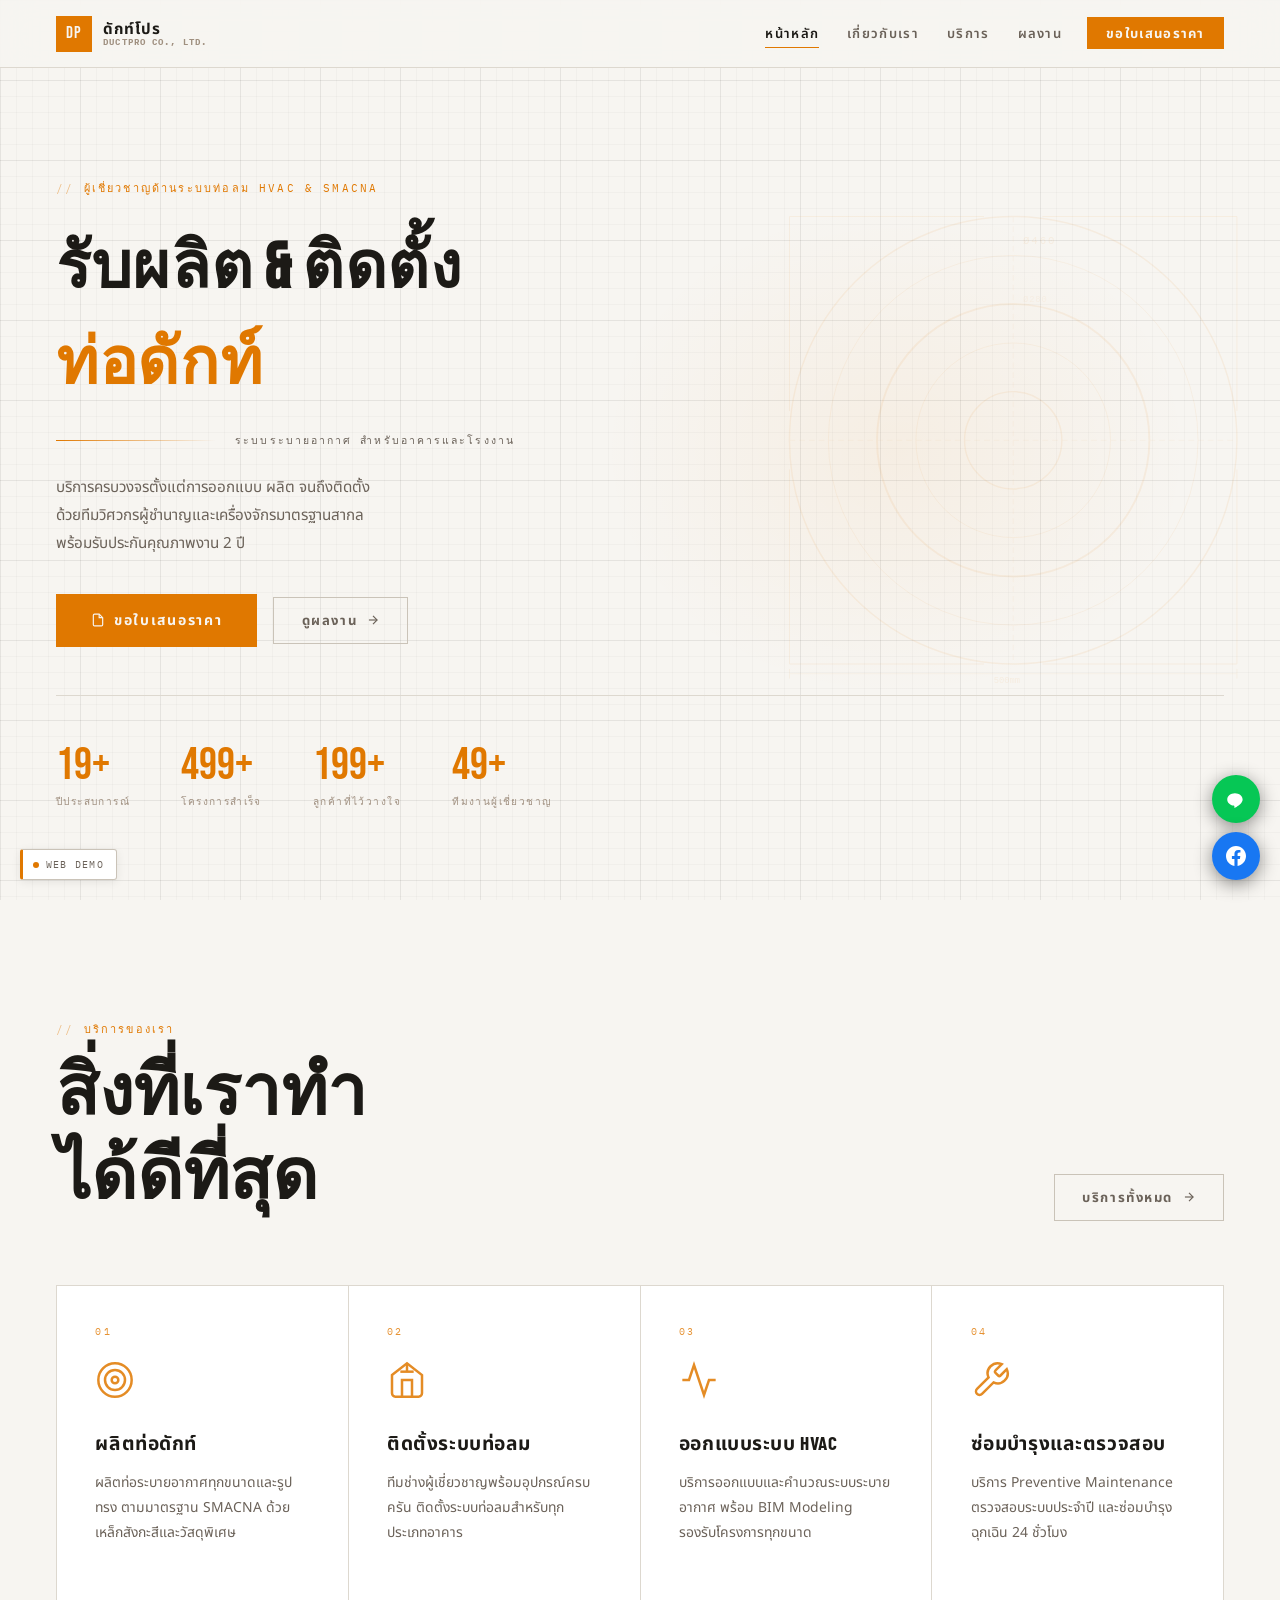
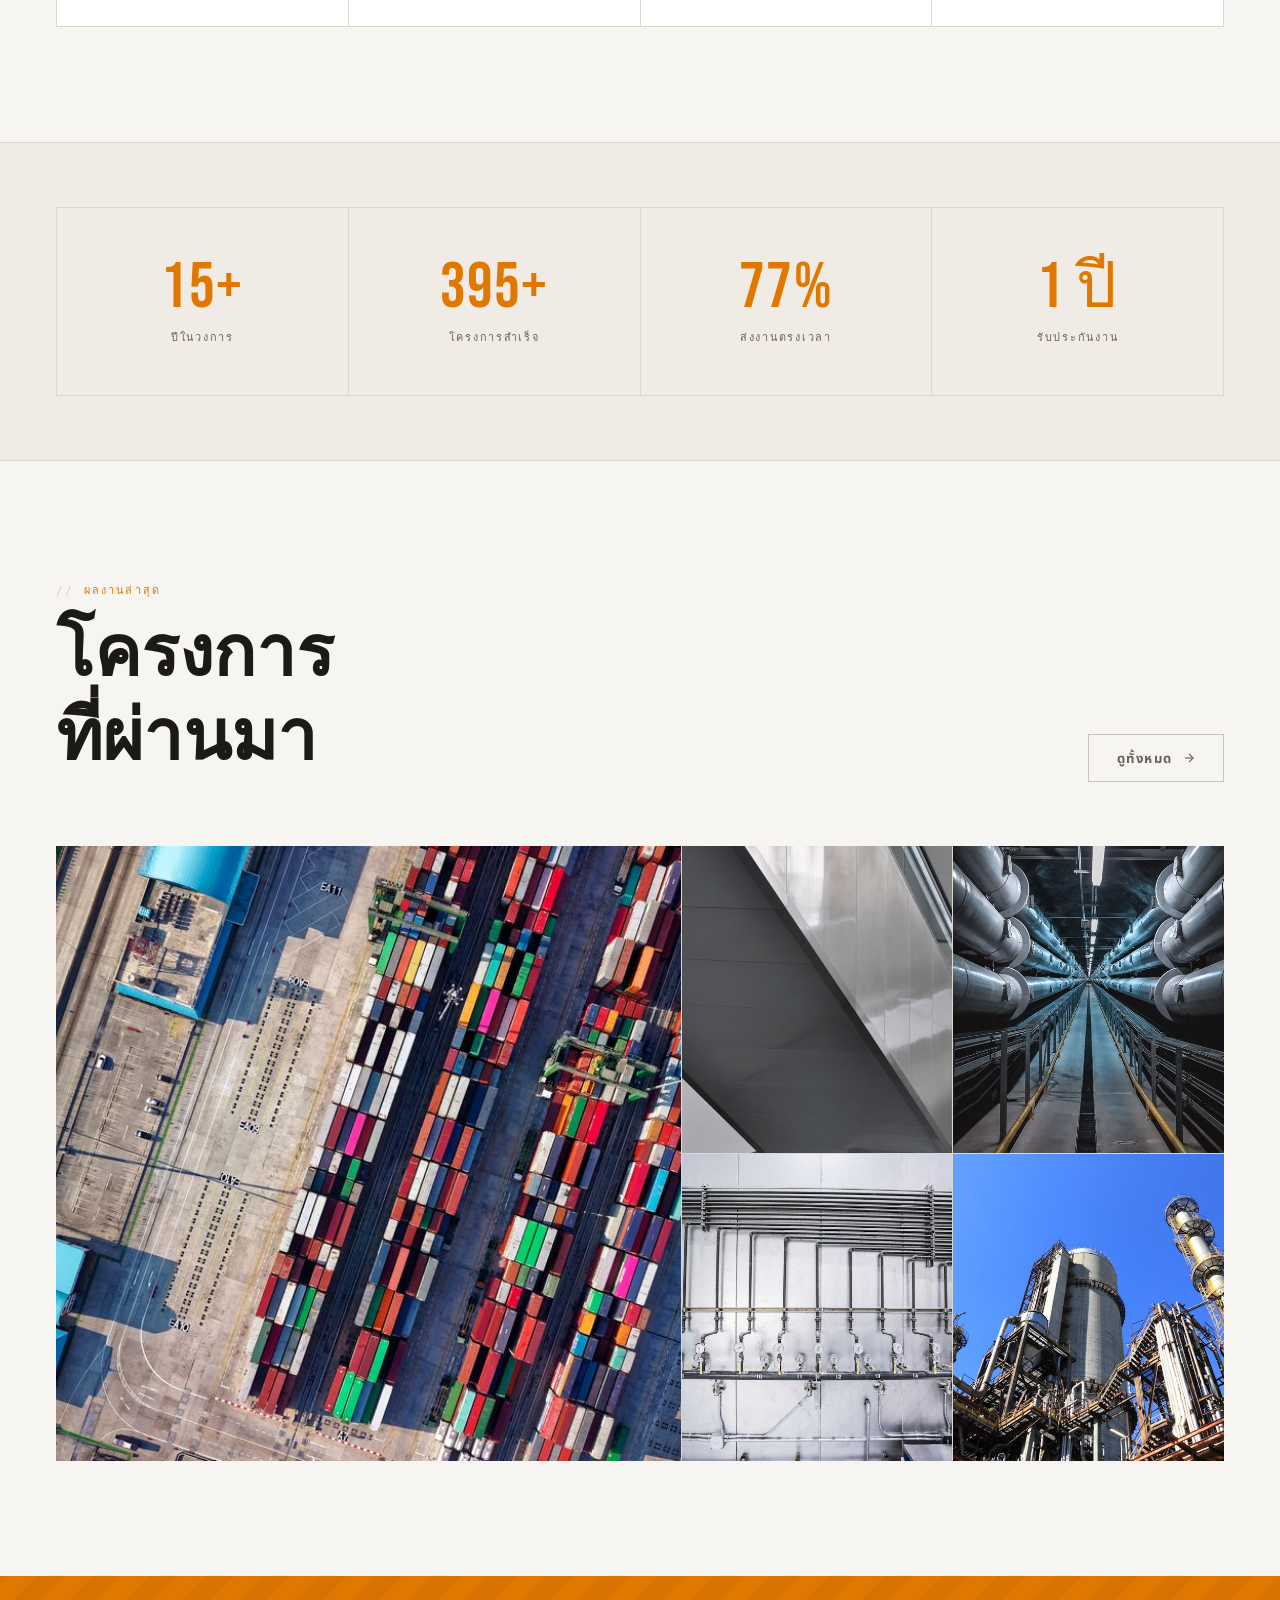
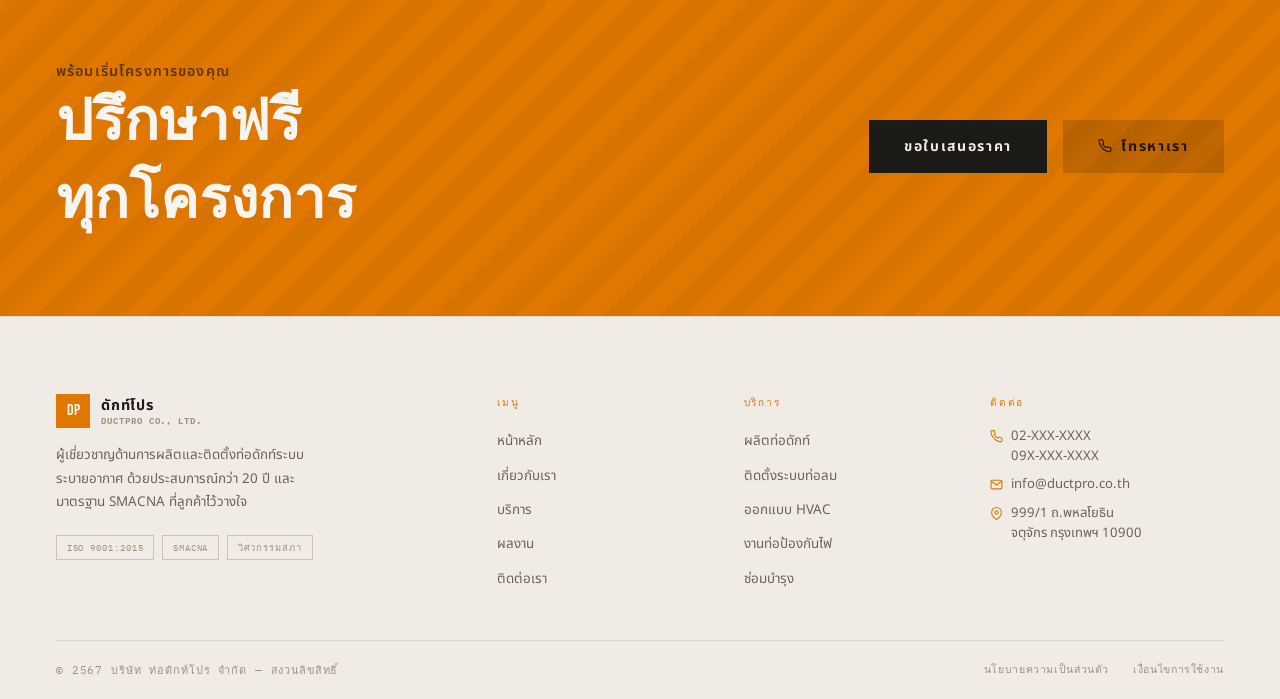
<file: index.html>
<!DOCTYPE html>
<html lang="th">
<head>
  <meta charset="UTF-8">
  <meta name="viewport" content="width=device-width, initial-scale=1.0">
  <title>บริษัท ท่อดักท์โปร จำกัด | ผู้เชี่ยวชาญรับผลิตและติดตั้งท่อดักท์ระบบระบายอากาศ</title>
  <meta name="description" content="บริษัท ท่อดักท์โปร จำกัด รับผลิตและติดตั้งท่อดักท์ ระบบท่อลม HVAC สำหรับอาคารสำนักงาน โรงงาน โรงแรม โรงพยาบาล ครบวงจร มาตรฐาน SMACNA ประสบการณ์กว่า 20 ปี">
  <meta name="keywords" content="ท่อดักท์, ท่อลม, ระบบระบายอากาศ, ติดตั้งท่อ, ผลิตท่อ, ท่อ HVAC, ท่อสังกะสี, duct work, ระบบปรับอากาศ, ท่อดักท์โปร">
  <meta property="og:title" content="ท่อดักท์โปร — ผู้เชี่ยวชาญระบบท่อลม HVAC">
  <meta property="og:description" content="รับผลิตและติดตั้งท่อดักท์ระบบระบายอากาศ ครบวงจร มาตรฐาน SMACNA ประสบการณ์ 20 ปี">
  <meta property="og:type" content="website">
  <link rel="preconnect" href="https://fonts.googleapis.com">
  <link rel="preconnect" href="https://fonts.gstatic.com" crossorigin>
  <link href="https://fonts.googleapis.com/css2?family=Bebas+Neue&family=Barlow+Condensed:wght@400;600;700&family=Noto+Sans+Thai:wght@300;400;500;600;700&family=IBM+Plex+Mono:wght@400;500&display=swap" rel="stylesheet">
  <!-- Google Analytics -->
  <script async src="https://www.googletagmanager.com/gtag/js?id=G-XXXXXXXXXX"></script>
  <script>
    window.dataLayer = window.dataLayer || [];
    function gtag(){dataLayer.push(arguments);}
    gtag('js', new Date());
    gtag('config', 'G-XXXXXXXXXX');
  </script>
  <link rel="stylesheet" href="css/style.css">
</head>
<body>

<!-- ─── Navigation ─────────────────────────────────────────── -->
<nav class="nav" id="mainNav">
  <div class="nav__inner">
    <a href="index.html" class="nav__logo">
      <div class="nav__logo-mark">DP</div>
      <div class="nav__logo-text">
        ดักท์โปร
        <span class="nav__logo-sub">DUCTPRO CO., LTD.</span>
      </div>
    </a>
    <ul class="nav__links">
      <li><a href="index.html" class="active">หน้าหลัก</a></li>
      <li><a href="about.html">เกี่ยวกับเรา</a></li>
      <li><a href="services.html">บริการ</a></li>
      <li><a href="portfolio.html">ผลงาน</a></li>
      <li><a href="contact.html" class="nav__cta">ขอใบเสนอราคา</a></li>
    </ul>
    <button class="nav__toggle" id="navToggle" aria-label="เมนู">
      <span></span><span></span><span></span>
    </button>
  </div>
</nav>

<!-- ─── Hero ────────────────────────────────────────────────── -->
<section class="hero">
  <!-- Technical pipe cross-section decoration -->
  <svg class="hero__deco" viewBox="0 0 500 500" fill="none" xmlns="http://www.w3.org/2000/svg" aria-hidden="true">
    <circle cx="250" cy="250" r="230" stroke="#E07800" stroke-width="1.5"/>
    <circle cx="250" cy="250" r="190" stroke="#E07800" stroke-width="0.8"/>
    <circle cx="250" cy="250" r="140" stroke="#E07800" stroke-width="2"/>
    <circle cx="250" cy="250" r="100" stroke="#E07800" stroke-width="0.8"/>
    <circle cx="250" cy="250" r="50"  stroke="#E07800" stroke-width="1.5"/>
    <line x1="20"  y1="250" x2="480" y2="250" stroke="#E07800" stroke-width="0.6" stroke-dasharray="6 4"/>
    <line x1="250" y1="20"  x2="250" y2="480" stroke="#E07800" stroke-width="0.6" stroke-dasharray="6 4"/>
    <path d="M 20 220 L 20 20 L 220 20" stroke="#E07800" stroke-width="1" fill="none"/>
    <path d="M 480 220 L 480 20 L 280 20" stroke="#E07800" stroke-width="1" fill="none"/>
    <path d="M 20 280 L 20 480 L 220 480" stroke="#E07800" stroke-width="1" fill="none"/>
    <path d="M 480 280 L 480 480 L 280 480" stroke="#E07800" stroke-width="1" fill="none"/>
    <text x="260" y="48" fill="#E07800" font-size="11" font-family="monospace" letter-spacing="2">Ø460</text>
    <text x="260" y="108" fill="#E07800" font-size="9" font-family="monospace" letter-spacing="1" opacity="0.7">Ø280</text>
    <line x1="20" y1="490" x2="480" y2="490" stroke="#E07800" stroke-width="0.6"/>
    <line x1="20"  y1="485" x2="20"  y2="495" stroke="#E07800" stroke-width="0.8"/>
    <line x1="480" y1="485" x2="480" y2="495" stroke="#E07800" stroke-width="0.8"/>
    <text x="230" y="500" fill="#E07800" font-size="9" font-family="monospace">500mm</text>
  </svg>

  <div class="hero__content">
    <div class="hero__inner">
      <div class="hero__eyebrow">
        <span class="label">ผู้เชี่ยวชาญด้านระบบท่อลม HVAC &amp; SMACNA</span>
      </div>
      <h1 class="hero__title">
        รับผลิต &amp; ติดตั้ง
        <em>ท่อดักท์</em>
      </h1>
      <div class="hero__rule">
        <div class="hero__rule-line"></div>
        <span class="hero__rule-text">ระบบระบายอากาศ สำหรับอาคารและโรงงาน</span>
      </div>
      <p class="hero__desc">
        บริการครบวงจรตั้งแต่การออกแบบ ผลิต จนถึงติดตั้ง<br>
        ด้วยทีมวิศวกรผู้ชำนาญและเครื่องจักรมาตรฐานสากล<br>
        พร้อมรับประกันคุณภาพงาน 2 ปี
      </p>
      <div class="hero__actions">
        <a href="contact.html" class="btn btn--primary btn--lg">
          <svg viewBox="0 0 24 24" fill="none" stroke="currentColor" stroke-width="2"><path d="M14 2H6a2 2 0 0 0-2 2v16a2 2 0 0 0 2 2h12a2 2 0 0 0 2-2V8z"/><polyline points="14 2 14 8 20 8"/></svg>
          ขอใบเสนอราคา
        </a>
        <a href="portfolio.html" class="btn btn--outline">
          ดูผลงาน
          <svg viewBox="0 0 24 24" fill="none" stroke="currentColor" stroke-width="2"><line x1="5" y1="12" x2="19" y2="12"/><polyline points="12 5 19 12 12 19"/></svg>
        </a>
      </div>
      <div class="hero__stats">
        <div class="hero__stat">
          <span class="hero__stat-num" data-target="20" data-suffix="+">20+</span>
          <span class="hero__stat-label">ปีประสบการณ์</span>
        </div>
        <div class="hero__stat">
          <span class="hero__stat-num" data-target="500" data-suffix="+">500+</span>
          <span class="hero__stat-label">โครงการสำเร็จ</span>
        </div>
        <div class="hero__stat">
          <span class="hero__stat-num" data-target="200" data-suffix="+">200+</span>
          <span class="hero__stat-label">ลูกค้าที่ไว้วางใจ</span>
        </div>
        <div class="hero__stat">
          <span class="hero__stat-num" data-target="50" data-suffix="+">50+</span>
          <span class="hero__stat-label">ทีมงานผู้เชี่ยวชาญ</span>
        </div>
      </div>
    </div>
  </div>
</section>

<!-- ─── Services Preview ─────────────────────────────────────── -->
<section class="section">
  <div class="container">
    <div class="sec-header sec-header--row reveal">
      <div>
        <span class="label">บริการของเรา</span>
        <h2 class="sec-title">สิ่งที่เราทำ<br>ได้ดีที่สุด</h2>
      </div>
      <a href="services.html" class="btn btn--outline">
        บริการทั้งหมด
        <svg viewBox="0 0 24 24" fill="none" stroke="currentColor" stroke-width="2"><line x1="5" y1="12" x2="19" y2="12"/><polyline points="12 5 19 12 12 19"/></svg>
      </a>
    </div>
    <div class="services-grid">
      <div class="service-card reveal delay-1">
        <span class="service-card__num">01</span>
        <svg class="service-card__icon" viewBox="0 0 24 24" fill="none" stroke="currentColor" stroke-width="1.5">
          <path d="M12 22C6.477 22 2 17.523 2 12S6.477 2 12 2s10 4.477 10 10-4.477 10-10 10z"/>
          <path d="M12 18c-3.314 0-6-2.686-6-6s2.686-6 6-6 6 2.686 6 6-2.686 6-6 6z"/>
          <circle cx="12" cy="12" r="2"/>
        </svg>
        <h3 class="service-card__title">ผลิตท่อดักท์</h3>
        <p class="service-card__desc">ผลิตท่อระบายอากาศทุกขนาดและรูปทรง ตามมาตรฐาน SMACNA ด้วยเหล็กสังกะสีและวัสดุพิเศษ</p>
        <a href="services.html" class="service-card__link">
          รายละเอียด
          <svg viewBox="0 0 24 24" fill="none" stroke="currentColor" stroke-width="2"><line x1="5" y1="12" x2="19" y2="12"/><polyline points="12 5 19 12 12 19"/></svg>
        </a>
      </div>
      <div class="service-card reveal delay-2">
        <span class="service-card__num">02</span>
        <svg class="service-card__icon" viewBox="0 0 24 24" fill="none" stroke="currentColor" stroke-width="1.5">
          <path d="M3 9l9-7 9 7v11a2 2 0 0 1-2 2H5a2 2 0 0 1-2-2z"/>
          <path d="M9 22V12h6v10"/>
          <line x1="12" y1="2" x2="12" y2="7"/>
          <path d="M8 7h8"/>
        </svg>
        <h3 class="service-card__title">ติดตั้งระบบท่อลม</h3>
        <p class="service-card__desc">ทีมช่างผู้เชี่ยวชาญพร้อมอุปกรณ์ครบครัน ติดตั้งระบบท่อลมสำหรับทุกประเภทอาคาร</p>
        <a href="services.html" class="service-card__link">
          รายละเอียด
          <svg viewBox="0 0 24 24" fill="none" stroke="currentColor" stroke-width="2"><line x1="5" y1="12" x2="19" y2="12"/><polyline points="12 5 19 12 12 19"/></svg>
        </a>
      </div>
      <div class="service-card reveal delay-3">
        <span class="service-card__num">03</span>
        <svg class="service-card__icon" viewBox="0 0 24 24" fill="none" stroke="currentColor" stroke-width="1.5">
          <polyline points="22 12 18 12 15 21 9 3 6 12 2 12"/>
        </svg>
        <h3 class="service-card__title">ออกแบบระบบ HVAC</h3>
        <p class="service-card__desc">บริการออกแบบและคำนวณระบบระบายอากาศ พร้อม BIM Modeling รองรับโครงการทุกขนาด</p>
        <a href="services.html" class="service-card__link">
          รายละเอียด
          <svg viewBox="0 0 24 24" fill="none" stroke="currentColor" stroke-width="2"><line x1="5" y1="12" x2="19" y2="12"/><polyline points="12 5 19 12 12 19"/></svg>
        </a>
      </div>
      <div class="service-card reveal delay-4">
        <span class="service-card__num">04</span>
        <svg class="service-card__icon" viewBox="0 0 24 24" fill="none" stroke="currentColor" stroke-width="1.5">
          <path d="M14.7 6.3a1 1 0 0 0 0 1.4l1.6 1.6a1 1 0 0 0 1.4 0l3.77-3.77a6 6 0 0 1-7.94 7.94l-6.91 6.91a2.12 2.12 0 0 1-3-3l6.91-6.91a6 6 0 0 1 7.94-7.94l-3.76 3.76z"/>
        </svg>
        <h3 class="service-card__title">ซ่อมบำรุงและตรวจสอบ</h3>
        <p class="service-card__desc">บริการ Preventive Maintenance ตรวจสอบระบบประจำปี และซ่อมบำรุงฉุกเฉิน 24 ชั่วโมง</p>
        <a href="services.html" class="service-card__link">
          รายละเอียด
          <svg viewBox="0 0 24 24" fill="none" stroke="currentColor" stroke-width="2"><line x1="5" y1="12" x2="19" y2="12"/><polyline points="12 5 19 12 12 19"/></svg>
        </a>
      </div>
    </div>
  </div>
</section>

<!-- ─── Stats ────────────────────────────────────────────────── -->
<div class="stats-strip section--sm">
  <div class="container">
    <div class="stats-grid reveal">
      <div class="stat-item">
        <span class="stat-item__num" data-target="20" data-suffix="+">20+</span>
        <span class="stat-item__label">ปีในวงการ</span>
      </div>
      <div class="stat-item">
        <span class="stat-item__num" data-target="500" data-suffix="+">500+</span>
        <span class="stat-item__label">โครงการสำเร็จ</span>
      </div>
      <div class="stat-item">
        <span class="stat-item__num" data-target="98" data-suffix="%">98%</span>
        <span class="stat-item__label">ส่งงานตรงเวลา</span>
      </div>
      <div class="stat-item">
        <span class="stat-item__num" data-target="2" data-suffix=" ปี">2 ปี</span>
        <span class="stat-item__label">รับประกันงาน</span>
      </div>
    </div>
  </div>
</div>

<!-- ─── Portfolio Preview ────────────────────────────────────── -->
<section class="section">
  <div class="container">
    <div class="sec-header sec-header--row reveal">
      <div>
        <span class="label">ผลงานล่าสุด</span>
        <h2 class="sec-title">โครงการ<br>ที่ผ่านมา</h2>
      </div>
      <a href="portfolio.html" class="btn btn--outline">
        ดูทั้งหมด
        <svg viewBox="0 0 24 24" fill="none" stroke="currentColor" stroke-width="2"><line x1="5" y1="12" x2="19" y2="12"/><polyline points="12 5 19 12 12 19"/></svg>
      </a>
    </div>
    <div class="port-grid reveal">
      <div class="port-item port-main">
        <div class="port-item__bg" style="background:url('images/duct-6.jpg') center/cover no-repeat;"></div>
        <div class="port-item__overlay">
          <span class="port-item__tag">อาคารสำนักงาน</span>
          <span class="port-item__name">อาคาร A — ระบบ AHU ชั้น B2–40</span>
        </div>
      </div>
      <div class="port-item port-r1">
        <div class="port-item__bg" style="background:url('images/duct-1.jpg') center/cover no-repeat;"></div>
        <div class="port-item__overlay">
          <span class="port-item__tag">โรงพยาบาล</span>
          <span class="port-item__name">โรงพยาบาลเอกชน — ย่านสุขุมวิท</span>
        </div>
      </div>
      <div class="port-item port-r2">
        <div class="port-item__bg" style="background:url('images/duct-4.jpg') center/cover no-repeat;"></div>
        <div class="port-item__overlay">
          <span class="port-item__tag">โรงงาน</span>
          <span class="port-item__name">โรงงานอุตสาหกรรม — บางนา</span>
        </div>
      </div>
      <div class="port-item port-r3">
        <div class="port-item__bg" style="background:url('images/duct-5.jpg') center/cover no-repeat;"></div>
        <div class="port-item__overlay">
          <span class="port-item__tag">โรงแรม</span>
          <span class="port-item__name">โรงแรม 5 ดาว — ใจกลางเมือง</span>
        </div>
      </div>
      <div class="port-item port-r4">
        <div class="port-item__bg" style="background:url('images/duct-7.jpg') center/cover no-repeat;"></div>
        <div class="port-item__overlay">
          <span class="port-item__tag">ศูนย์การค้า</span>
          <span class="port-item__name">ศูนย์การค้า — รังสิต</span>
        </div>
      </div>
    </div>
  </div>
</section>

<!-- ─── CTA Band ──────────────────────────────────────────────── -->
<div class="cta-band">
  <div class="container">
    <div class="cta-band__inner">
      <div>
        <p class="cta-band__sub">พร้อมเริ่มโครงการของคุณ</p>
        <h2 class="cta-band__title">ปรึกษาฟรี<br>ทุกโครงการ</h2>
      </div>
      <div style="display:flex;gap:1rem;flex-wrap:wrap;align-items:center;">
        <a href="contact.html" class="btn btn--dark btn--lg">ขอใบเสนอราคา</a>
        <a href="tel:02XXXXXXX" class="btn btn--dark btn--lg" style="background:rgba(0,0,0,0.15);color:rgba(0,0,0,0.8);">
          <svg viewBox="0 0 24 24" fill="none" stroke="currentColor" stroke-width="2"><path d="M22 16.92v3a2 2 0 0 1-2.18 2 19.79 19.79 0 0 1-8.63-3.07A19.5 19.5 0 0 1 4.69 12 19.79 19.79 0 0 1 1.61 3.4 2 2 0 0 1 3.6 1.21h3a2 2 0 0 1 2 1.72 12.84 12.84 0 0 0 .7 2.81 2 2 0 0 1-.45 2.11L7.91 8.9a16 16 0 0 0 6 6l.95-.95a2 2 0 0 1 2.11-.45 12.84 12.84 0 0 0 2.81.7A2 2 0 0 1 22 16.92z"/></svg>
          โทรหาเรา
        </a>
      </div>
    </div>
  </div>
</div>

<!-- ─── Footer ────────────────────────────────────────────────── -->
<footer class="footer">
  <div class="container">
    <div class="footer__grid">
      <div>
        <div class="footer__logo">
          <div class="footer__logo-mark">DP</div>
          <div class="footer__logo-text">
            ดักท์โปร
            <span class="footer__logo-sub">DUCTPRO CO., LTD.</span>
          </div>
        </div>
        <p class="footer__tagline">ผู้เชี่ยวชาญด้านการผลิตและติดตั้งท่อดักท์ระบบระบายอากาศ ด้วยประสบการณ์กว่า 20 ปี และมาตรฐาน SMACNA ที่ลูกค้าไว้วางใจ</p>
        <div class="footer__cert">
          <span class="footer__cert-tag">ISO 9001:2015</span>
          <span class="footer__cert-tag">SMACNA</span>
          <span class="footer__cert-tag">วิศวกรรมสภา</span>
        </div>
      </div>
      <div>
        <span class="footer__col-label">เมนู</span>
        <ul class="footer__links">
          <li><a href="index.html">หน้าหลัก</a></li>
          <li><a href="about.html">เกี่ยวกับเรา</a></li>
          <li><a href="services.html">บริการ</a></li>
          <li><a href="portfolio.html">ผลงาน</a></li>
          <li><a href="contact.html">ติดต่อเรา</a></li>
        </ul>
      </div>
      <div>
        <span class="footer__col-label">บริการ</span>
        <ul class="footer__links">
          <li><a href="services.html">ผลิตท่อดักท์</a></li>
          <li><a href="services.html">ติดตั้งระบบท่อลม</a></li>
          <li><a href="services.html">ออกแบบ HVAC</a></li>
          <li><a href="services.html">งานท่อป้องกันไฟ</a></li>
          <li><a href="services.html">ซ่อมบำรุง</a></li>
        </ul>
      </div>
      <div>
        <span class="footer__col-label">ติดต่อ</span>
        <div class="footer__contact-row">
          <svg viewBox="0 0 24 24" fill="none" stroke="currentColor" stroke-width="2"><path d="M22 16.92v3a2 2 0 0 1-2.18 2 19.79 19.79 0 0 1-8.63-3.07A19.5 19.5 0 0 1 4.69 12 19.79 19.79 0 0 1 1.61 3.4 2 2 0 0 1 3.6 1.21h3a2 2 0 0 1 2 1.72 12.84 12.84 0 0 0 .7 2.81 2 2 0 0 1-.45 2.11L7.91 8.9a16 16 0 0 0 6 6l.95-.95a2 2 0 0 1 2.11-.45 12.84 12.84 0 0 0 2.81.7A2 2 0 0 1 22 16.92z"/></svg>
          <span>02-XXX-XXXX<br>09X-XXX-XXXX</span>
        </div>
        <div class="footer__contact-row">
          <svg viewBox="0 0 24 24" fill="none" stroke="currentColor" stroke-width="2"><path d="M4 4h16c1.1 0 2 .9 2 2v12c0 1.1-.9 2-2 2H4c-1.1 0-2-.9-2-2V6c0-1.1.9-2 2-2z"/><polyline points="22,6 12,13 2,6"/></svg>
          <span>info@ductpro.co.th</span>
        </div>
        <div class="footer__contact-row">
          <svg viewBox="0 0 24 24" fill="none" stroke="currentColor" stroke-width="2"><path d="M21 10c0 7-9 13-9 13s-9-6-9-13a9 9 0 0 1 18 0z"/><circle cx="12" cy="10" r="3"/></svg>
          <span>999/1 ถ.พหลโยธิน<br>จตุจักร กรุงเทพฯ 10900</span>
        </div>
      </div>
    </div>
    <div class="footer__bottom">
      <span class="footer__copy">© 2567 บริษัท ท่อดักท์โปร จำกัด — สงวนลิขสิทธิ์</span>
      <div class="footer__bottom-links">
        <a href="#">นโยบายความเป็นส่วนตัว</a>
        <a href="#">เงื่อนไขการใช้งาน</a>
      </div>
    </div>
  </div>
</footer>

<!-- ─── Floating Social ───────────────────────────────────────── -->
<div class="float-social">
  <a href="https://line.me/ti/p/@ductpro" class="float-social__btn float-social__btn--line" target="_blank" rel="noopener" title="ติดต่อ Line">
    <svg viewBox="0 0 24 24" xmlns="http://www.w3.org/2000/svg"><path d="M19.952 12.5c0-4.136-4.145-7.5-9.24-7.5C5.617 5 1.5 8.364 1.5 12.5c0 3.704 3.285 6.81 7.723 7.396.301.065.711.198.814.455.093.234.061.6.03.835l-.133.794c-.04.234-.187.916.804.5 1-.416 5.364-3.16 7.32-5.41C19.344 15.41 19.952 14.02 19.952 12.5z"/></svg>
  </a>
  <a href="https://facebook.com/ductpro.thailand" class="float-social__btn float-social__btn--fb" target="_blank" rel="noopener" title="Facebook">
    <svg viewBox="0 0 24 24" xmlns="http://www.w3.org/2000/svg"><path d="M24 12.073C24 5.405 18.627 0 12 0S0 5.405 0 12.073C0 18.1 4.388 23.094 10.125 24v-8.437H7.078v-3.49h3.047V9.41c0-3.025 1.791-4.697 4.533-4.697 1.313 0 2.686.236 2.686.236v2.97h-1.513c-1.491 0-1.956.93-1.956 1.883v2.27h3.328l-.532 3.49h-2.796V24C19.612 23.094 24 18.1 24 12.073z"/></svg>
  </a>
</div>

<div class="demo-badge" aria-hidden="true">
  <span class="demo-badge__dot"></span>
  <span class="demo-badge__text">Web Demo</span>
</div>

<script src="js/main.js"></script>
</body>
</html>
</file>
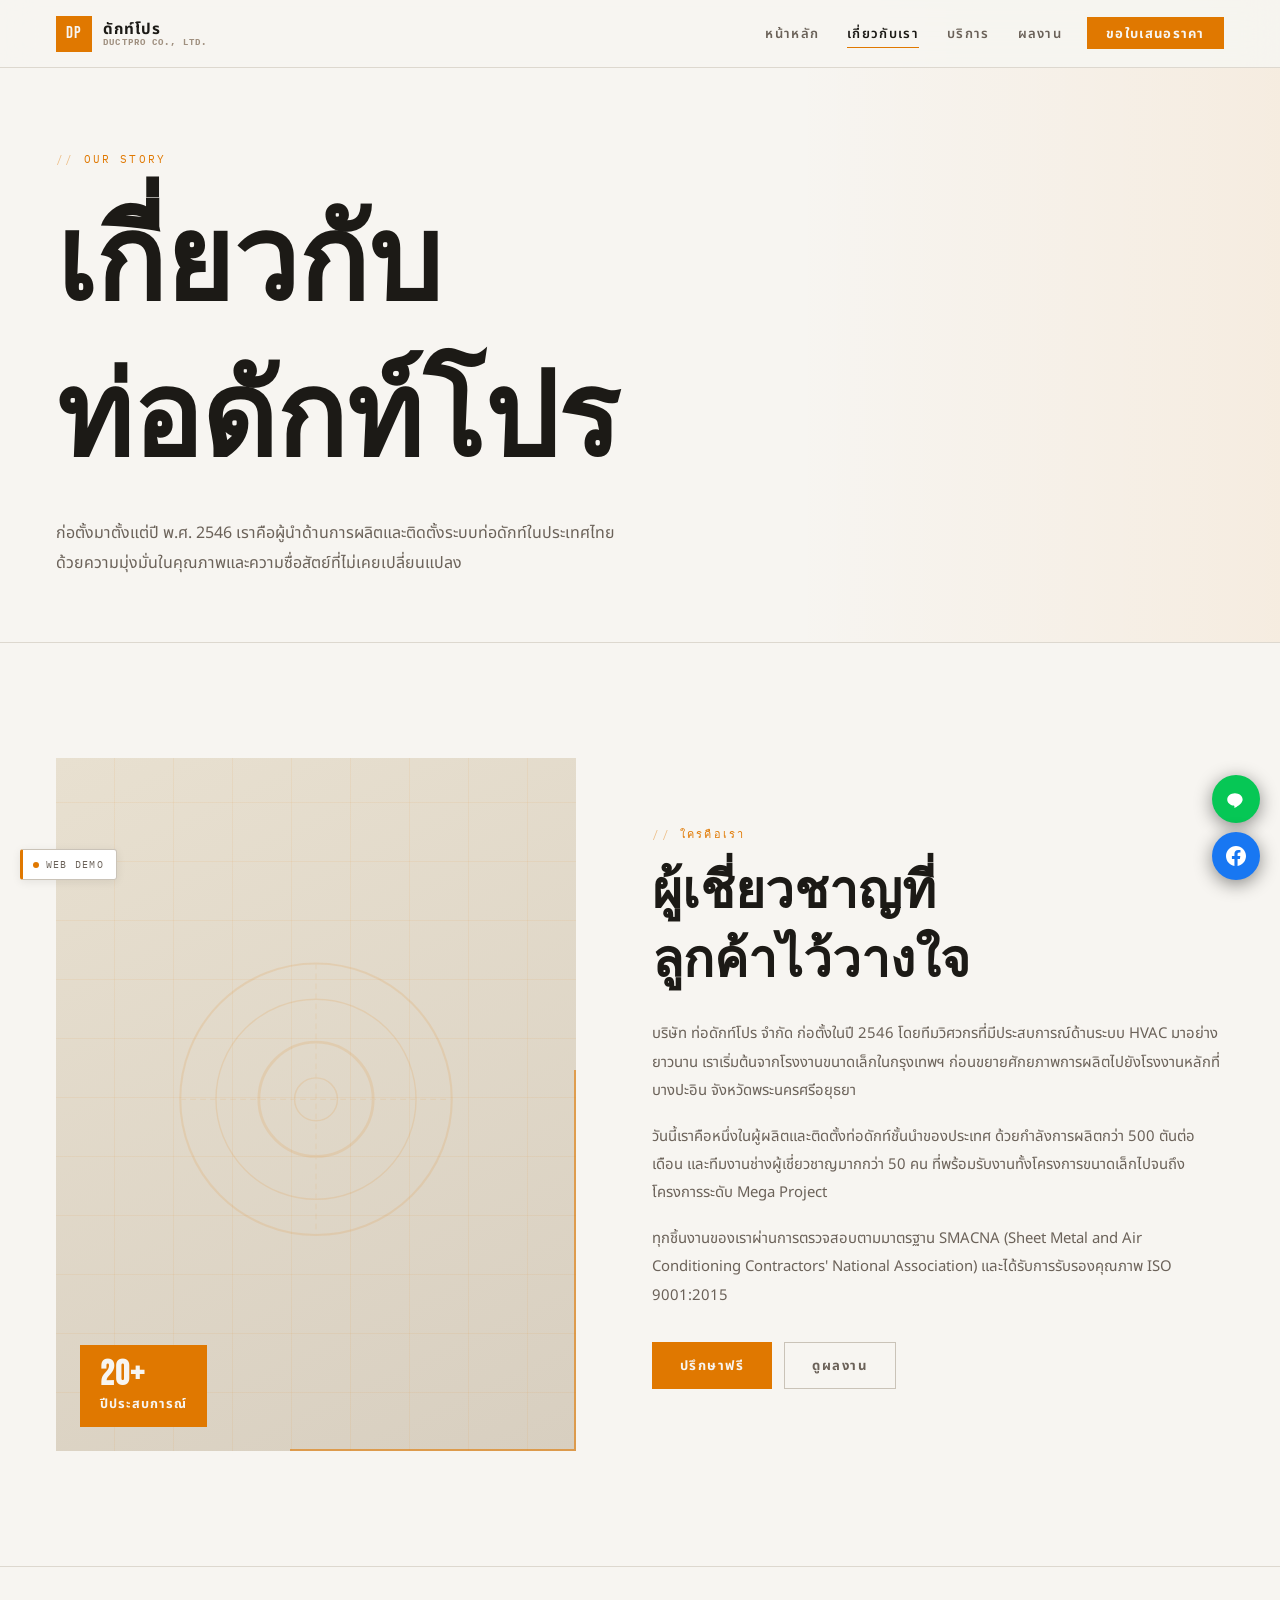
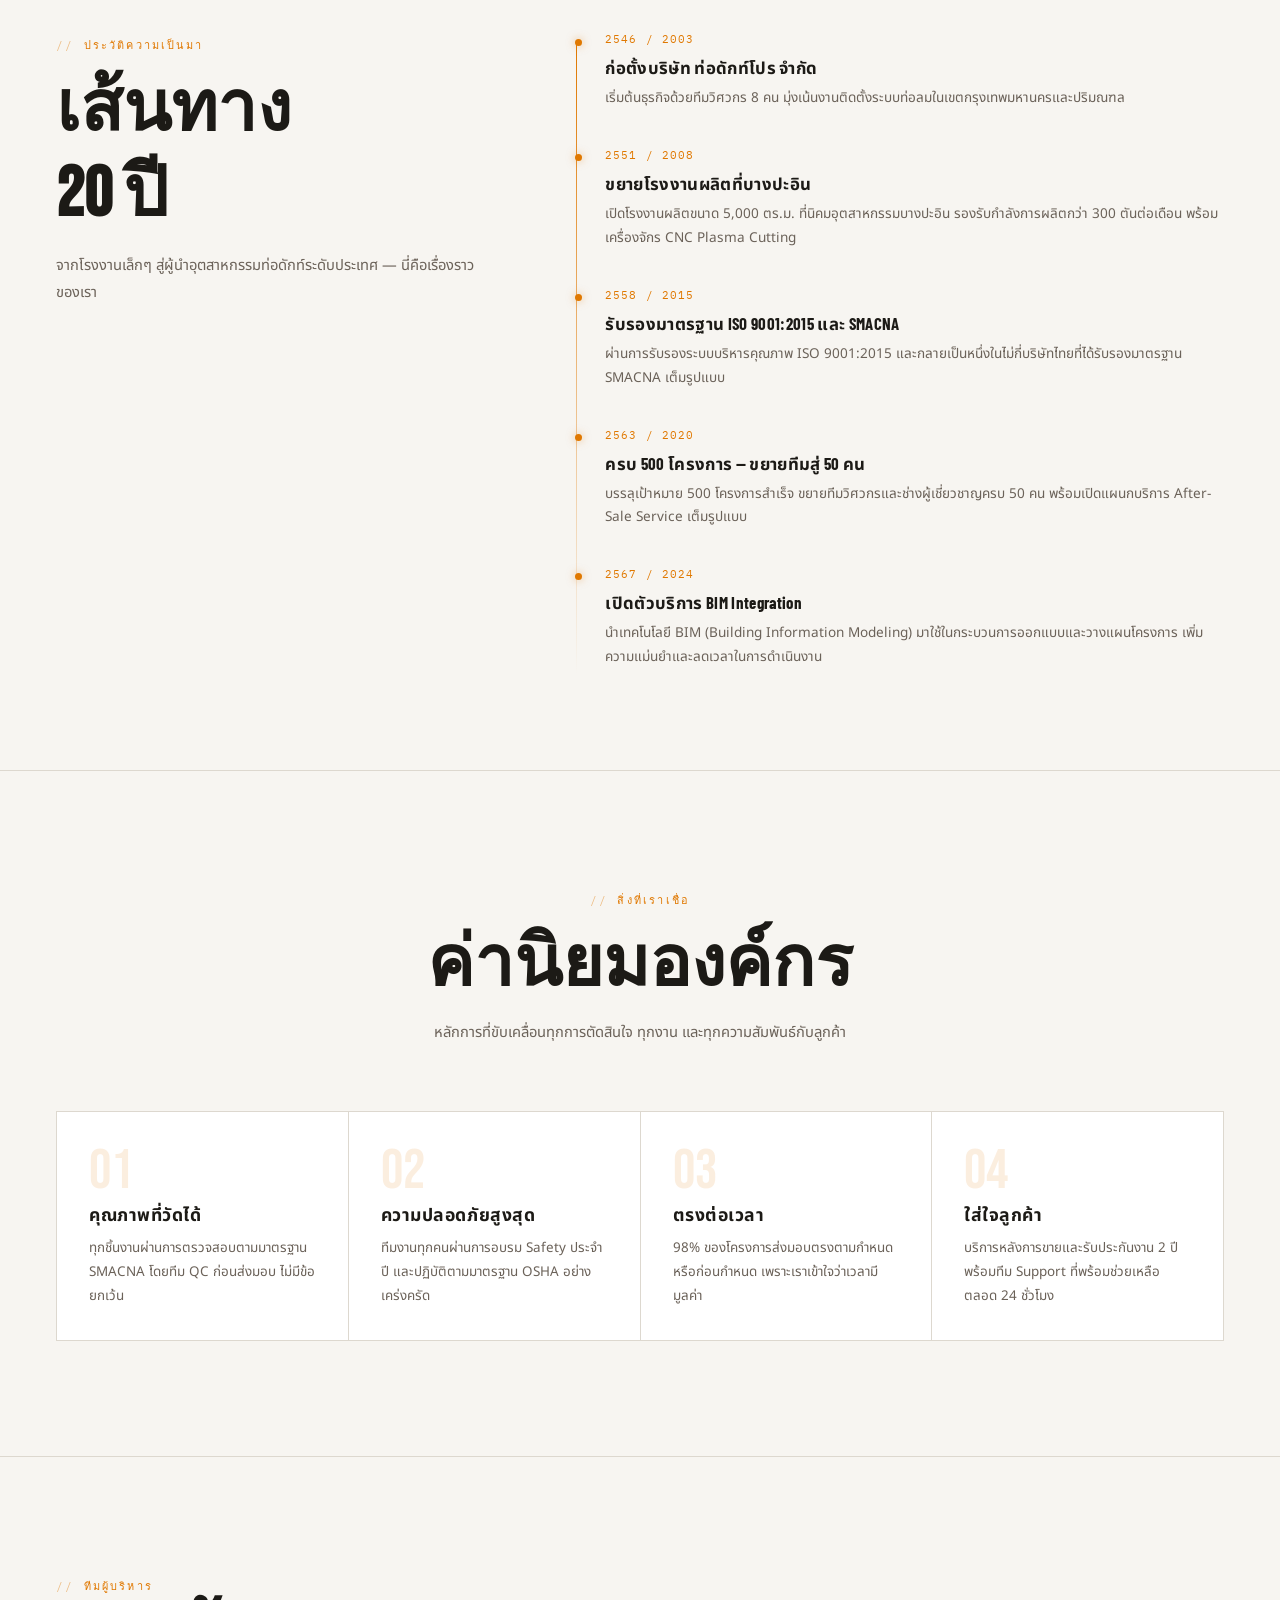
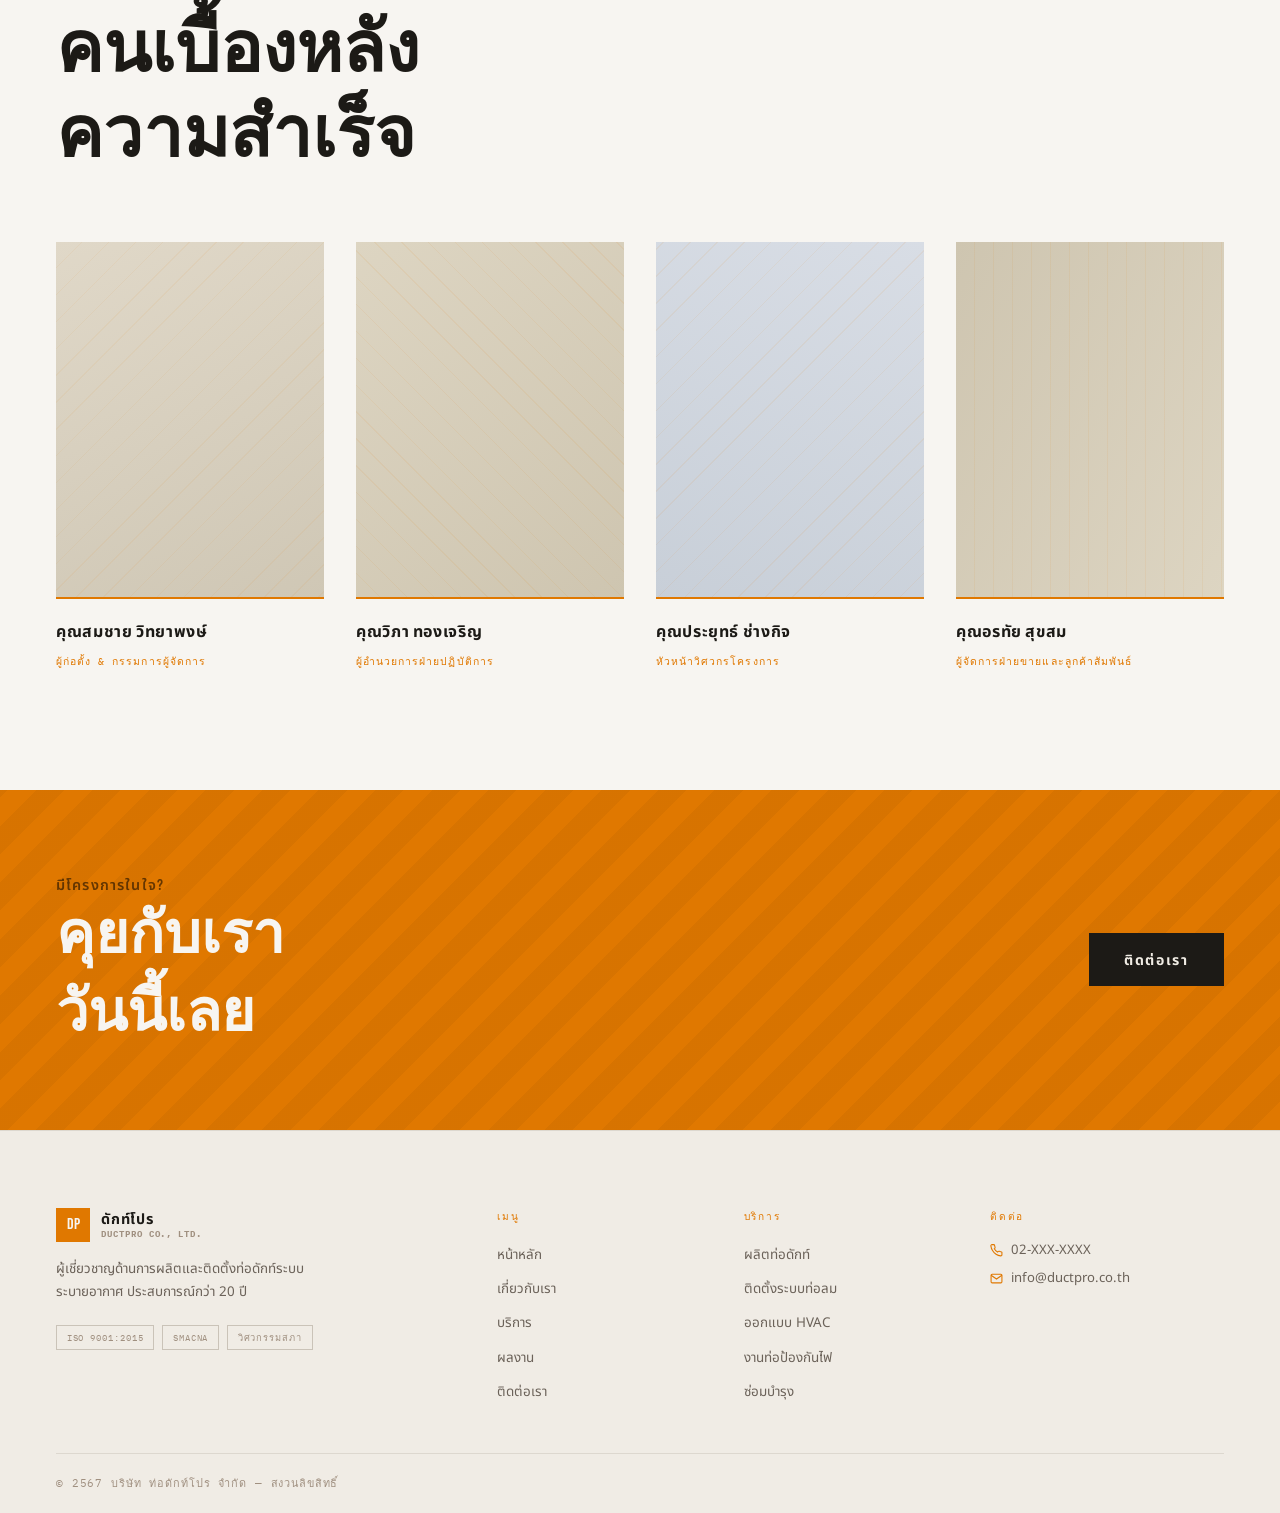
<file: about.html>
<!DOCTYPE html>
<html lang="th">
<head>
  <meta charset="UTF-8">
  <meta name="viewport" content="width=device-width, initial-scale=1.0">
  <title>เกี่ยวกับเรา | บริษัท ท่อดักท์โปร จำกัด</title>
  <meta name="description" content="ก่อตั้งมาตั้งแต่ปี 2546 บริษัท ท่อดักท์โปร จำกัด มีประสบการณ์กว่า 20 ปีในการผลิตและติดตั้งระบบท่อดักท์ HVAC มาตรฐาน ISO 9001:2015">
  <meta name="keywords" content="ท่อดักท์โปร, บริษัทท่อดักท์, ประวัติบริษัท, ISO 9001, SMACNA Thailand">
  <link rel="preconnect" href="https://fonts.googleapis.com">
  <link rel="preconnect" href="https://fonts.gstatic.com" crossorigin>
  <link href="https://fonts.googleapis.com/css2?family=Bebas+Neue&family=Barlow+Condensed:wght@400;600;700&family=Noto+Sans+Thai:wght@300;400;500;600;700&family=IBM+Plex+Mono:wght@400;500&display=swap" rel="stylesheet">
  <script async src="https://www.googletagmanager.com/gtag/js?id=G-XXXXXXXXXX"></script>
  <script>window.dataLayer=window.dataLayer||[];function gtag(){dataLayer.push(arguments);}gtag('js',new Date());gtag('config','G-XXXXXXXXXX');</script>
  <link rel="stylesheet" href="css/style.css">
</head>
<body>

<nav class="nav" id="mainNav">
  <div class="nav__inner">
    <a href="index.html" class="nav__logo">
      <div class="nav__logo-mark">DP</div>
      <div class="nav__logo-text">
        ดักท์โปร
        <span class="nav__logo-sub">DUCTPRO CO., LTD.</span>
      </div>
    </a>
    <ul class="nav__links">
      <li><a href="index.html">หน้าหลัก</a></li>
      <li><a href="about.html" class="active">เกี่ยวกับเรา</a></li>
      <li><a href="services.html">บริการ</a></li>
      <li><a href="portfolio.html">ผลงาน</a></li>
      <li><a href="contact.html" class="nav__cta">ขอใบเสนอราคา</a></li>
    </ul>
    <button class="nav__toggle" id="navToggle" aria-label="เมนู">
      <span></span><span></span><span></span>
    </button>
  </div>
</nav>

<!-- ─── Page Hero ─────────────────────────────────────────────── -->
<section class="page-hero">
  <div class="container">
    <div class="page-hero__eyebrow">
      <span class="label">OUR STORY</span>
    </div>
    <h1 class="page-hero__title">เกี่ยวกับ<br>ท่อดักท์โปร</h1>
    <p class="page-hero__sub">ก่อตั้งมาตั้งแต่ปี พ.ศ. 2546 เราคือผู้นำด้านการผลิตและติดตั้งระบบท่อดักท์ในประเทศไทย ด้วยความมุ่งมั่นในคุณภาพและความซื่อสัตย์ที่ไม่เคยเปลี่ยนแปลง</p>
  </div>
</section>

<!-- ─── About Split ───────────────────────────────────────────── -->
<section class="section">
  <div class="container">
    <div class="about-split">
      <div class="about-visual reveal">
        <div class="about-visual-inner"></div>
        <svg style="position:absolute;top:50%;left:50%;transform:translate(-50%,-52%);width:55%;opacity:0.12" viewBox="0 0 200 200" fill="none">
          <circle cx="100" cy="100" r="95" stroke="#E07800" stroke-width="1.5"/>
          <circle cx="100" cy="100" r="70" stroke="#E07800" stroke-width="1"/>
          <circle cx="100" cy="100" r="40" stroke="#E07800" stroke-width="2"/>
          <circle cx="100" cy="100" r="15" stroke="#E07800" stroke-width="1"/>
          <line x1="5" y1="100" x2="195" y2="100" stroke="#E07800" stroke-width="0.6" stroke-dasharray="4 3"/>
          <line x1="100" y1="5" x2="100" y2="195" stroke="#E07800" stroke-width="0.6" stroke-dasharray="4 3"/>
        </svg>
        <div class="about-visual-badge">
          <span class="about-visual-badge__num">20+</span>
          ปีประสบการณ์
        </div>
      </div>
      <div class="about-text reveal">
        <span class="label">ใครคือเรา</span>
        <h2>ผู้เชี่ยวชาญที่<br>ลูกค้าไว้วางใจ</h2>
        <p>บริษัท ท่อดักท์โปร จำกัด ก่อตั้งในปี 2546 โดยทีมวิศวกรที่มีประสบการณ์ด้านระบบ HVAC มาอย่างยาวนาน เราเริ่มต้นจากโรงงานขนาดเล็กในกรุงเทพฯ ก่อนขยายศักยภาพการผลิตไปยังโรงงานหลักที่บางปะอิน จังหวัดพระนครศรีอยุธยา</p>
        <p>วันนี้เราคือหนึ่งในผู้ผลิตและติดตั้งท่อดักท์ชั้นนำของประเทศ ด้วยกำลังการผลิตกว่า 500 ตันต่อเดือน และทีมงานช่างผู้เชี่ยวชาญมากกว่า 50 คน ที่พร้อมรับงานทั้งโครงการขนาดเล็กไปจนถึงโครงการระดับ Mega Project</p>
        <p>ทุกชิ้นงานของเราผ่านการตรวจสอบตามมาตรฐาน SMACNA (Sheet Metal and Air Conditioning Contractors' National Association) และได้รับการรับรองคุณภาพ ISO 9001:2015</p>
        <div style="margin-top:2rem;display:flex;gap:0.75rem;flex-wrap:wrap;">
          <a href="contact.html" class="btn btn--primary">ปรึกษาฟรี</a>
          <a href="portfolio.html" class="btn btn--outline">ดูผลงาน</a>
        </div>
      </div>
    </div>
  </div>
</section>

<!-- ─── Timeline ─────────────────────────────────────────────── -->
<section class="section--sm" style="border-top:1px solid var(--border)">
  <div class="container">
    <div style="display:grid;grid-template-columns:1fr 1.5fr;gap:clamp(3rem,6vw,6rem);align-items:start;">
      <div class="reveal">
        <span class="label">ประวัติความเป็นมา</span>
        <h2 class="sec-title" style="margin-top:0.6rem;">เส้นทาง<br>20 ปี</h2>
        <p class="sec-sub">จากโรงงานเล็กๆ สู่ผู้นำอุตสาหกรรมท่อดักท์ระดับประเทศ — นี่คือเรื่องราวของเรา</p>
      </div>
      <div class="timeline reveal">
        <div class="timeline__item">
          <span class="timeline__year">2546 / 2003</span>
          <h3 class="timeline__title">ก่อตั้งบริษัท ท่อดักท์โปร จำกัด</h3>
          <p class="timeline__desc">เริ่มต้นธุรกิจด้วยทีมวิศวกร 8 คน มุ่งเน้นงานติดตั้งระบบท่อลมในเขตกรุงเทพมหานครและปริมณฑล</p>
        </div>
        <div class="timeline__item">
          <span class="timeline__year">2551 / 2008</span>
          <h3 class="timeline__title">ขยายโรงงานผลิตที่บางปะอิน</h3>
          <p class="timeline__desc">เปิดโรงงานผลิตขนาด 5,000 ตร.ม. ที่นิคมอุตสาหกรรมบางปะอิน รองรับกำลังการผลิตกว่า 300 ตันต่อเดือน พร้อมเครื่องจักร CNC Plasma Cutting</p>
        </div>
        <div class="timeline__item">
          <span class="timeline__year">2558 / 2015</span>
          <h3 class="timeline__title">รับรองมาตรฐาน ISO 9001:2015 และ SMACNA</h3>
          <p class="timeline__desc">ผ่านการรับรองระบบบริหารคุณภาพ ISO 9001:2015 และกลายเป็นหนึ่งในไม่กี่บริษัทไทยที่ได้รับรองมาตรฐาน SMACNA เต็มรูปแบบ</p>
        </div>
        <div class="timeline__item">
          <span class="timeline__year">2563 / 2020</span>
          <h3 class="timeline__title">ครบ 500 โครงการ — ขยายทีมสู่ 50 คน</h3>
          <p class="timeline__desc">บรรลุเป้าหมาย 500 โครงการสำเร็จ ขยายทีมวิศวกรและช่างผู้เชี่ยวชาญครบ 50 คน พร้อมเปิดแผนกบริการ After-Sale Service เต็มรูปแบบ</p>
        </div>
        <div class="timeline__item">
          <span class="timeline__year">2567 / 2024</span>
          <h3 class="timeline__title">เปิดตัวบริการ BIM Integration</h3>
          <p class="timeline__desc">นำเทคโนโลยี BIM (Building Information Modeling) มาใช้ในกระบวนการออกแบบและวางแผนโครงการ เพิ่มความแม่นยำและลดเวลาในการดำเนินงาน</p>
        </div>
      </div>
    </div>
  </div>
</section>

<!-- ─── Values ────────────────────────────────────────────────── -->
<section class="section" style="border-top:1px solid var(--border)">
  <div class="container">
    <div class="sec-header sec-header--center reveal">
      <span class="label">สิ่งที่เราเชื่อ</span>
      <h2 class="sec-title">ค่านิยมองค์กร</h2>
      <p class="sec-sub" style="margin:0.75rem auto 0;text-align:center;">หลักการที่ขับเคลื่อนทุกการตัดสินใจ ทุกงาน และทุกความสัมพันธ์กับลูกค้า</p>
    </div>
    <div class="values-grid reveal">
      <div class="value-card">
        <span class="value-card__num">01</span>
        <h3 class="value-card__title">คุณภาพที่วัดได้</h3>
        <p class="value-card__desc">ทุกชิ้นงานผ่านการตรวจสอบตามมาตรฐาน SMACNA โดยทีม QC ก่อนส่งมอบ ไม่มีข้อยกเว้น</p>
      </div>
      <div class="value-card">
        <span class="value-card__num">02</span>
        <h3 class="value-card__title">ความปลอดภัยสูงสุด</h3>
        <p class="value-card__desc">ทีมงานทุกคนผ่านการอบรม Safety ประจำปี และปฏิบัติตามมาตรฐาน OSHA อย่างเคร่งครัด</p>
      </div>
      <div class="value-card">
        <span class="value-card__num">03</span>
        <h3 class="value-card__title">ตรงต่อเวลา</h3>
        <p class="value-card__desc">98% ของโครงการส่งมอบตรงตามกำหนดหรือก่อนกำหนด เพราะเราเข้าใจว่าเวลามีมูลค่า</p>
      </div>
      <div class="value-card">
        <span class="value-card__num">04</span>
        <h3 class="value-card__title">ใส่ใจลูกค้า</h3>
        <p class="value-card__desc">บริการหลังการขายและรับประกันงาน 2 ปี พร้อมทีม Support ที่พร้อมช่วยเหลือตลอด 24 ชั่วโมง</p>
      </div>
    </div>
  </div>
</section>

<!-- ─── Team ──────────────────────────────────────────────────── -->
<section class="section" style="border-top:1px solid var(--border)">
  <div class="container">
    <div class="sec-header reveal">
      <span class="label">ทีมผู้บริหาร</span>
      <h2 class="sec-title">คนเบื้องหลัง<br>ความสำเร็จ</h2>
    </div>
    <div class="team-grid reveal">
      <div class="team-card">
        <div class="team-card__photo">
          <div class="team-card__photo-inner"></div>
        </div>
        <h3 class="team-card__name">คุณสมชาย วิทยาพงษ์</h3>
        <span class="team-card__role">ผู้ก่อตั้ง &amp; กรรมการผู้จัดการ</span>
      </div>
      <div class="team-card">
        <div class="team-card__photo">
          <div class="team-card__photo-inner" style="background:repeating-linear-gradient(45deg,transparent,transparent 18px,rgba(224,120,0,0.07) 18px,rgba(224,120,0,0.07) 19px),linear-gradient(140deg,#ddd5c2 0%,#cec5b0 100%)"></div>
        </div>
        <h3 class="team-card__name">คุณวิภา ทองเจริญ</h3>
        <span class="team-card__role">ผู้อำนวยการฝ่ายปฏิบัติการ</span>
      </div>
      <div class="team-card">
        <div class="team-card__photo">
          <div class="team-card__photo-inner" style="background:repeating-linear-gradient(-45deg,transparent,transparent 18px,rgba(224,120,0,0.07) 18px,rgba(224,120,0,0.07) 19px),linear-gradient(200deg,#d8dde5 0%,#c8cfd8 100%)"></div>
        </div>
        <h3 class="team-card__name">คุณประยุทธ์ ช่างกิจ</h3>
        <span class="team-card__role">หัวหน้าวิศวกรโครงการ</span>
      </div>
      <div class="team-card">
        <div class="team-card__photo">
          <div class="team-card__photo-inner" style="background:repeating-linear-gradient(90deg,transparent,transparent 18px,rgba(224,120,0,0.07) 18px,rgba(224,120,0,0.07) 19px),linear-gradient(300deg,#ddd5c2 0%,#cec5b0 100%)"></div>
        </div>
        <h3 class="team-card__name">คุณอรทัย สุขสม</h3>
        <span class="team-card__role">ผู้จัดการฝ่ายขายและลูกค้าสัมพันธ์</span>
      </div>
    </div>
  </div>
</section>

<!-- ─── CTA Band ──────────────────────────────────────────────── -->
<div class="cta-band">
  <div class="container">
    <div class="cta-band__inner">
      <div>
        <p class="cta-band__sub">มีโครงการในใจ?</p>
        <h2 class="cta-band__title">คุยกับเรา<br>วันนี้เลย</h2>
      </div>
      <a href="contact.html" class="btn btn--dark btn--lg">ติดต่อเรา</a>
    </div>
  </div>
</div>

<!-- ─── Footer ────────────────────────────────────────────────── -->
<footer class="footer">
  <div class="container">
    <div class="footer__grid">
      <div>
        <div class="footer__logo">
          <div class="footer__logo-mark">DP</div>
          <div class="footer__logo-text">ดักท์โปร<span class="footer__logo-sub">DUCTPRO CO., LTD.</span></div>
        </div>
        <p class="footer__tagline">ผู้เชี่ยวชาญด้านการผลิตและติดตั้งท่อดักท์ระบบระบายอากาศ ประสบการณ์กว่า 20 ปี</p>
        <div class="footer__cert">
          <span class="footer__cert-tag">ISO 9001:2015</span>
          <span class="footer__cert-tag">SMACNA</span>
          <span class="footer__cert-tag">วิศวกรรมสภา</span>
        </div>
      </div>
      <div>
        <span class="footer__col-label">เมนู</span>
        <ul class="footer__links">
          <li><a href="index.html">หน้าหลัก</a></li>
          <li><a href="about.html">เกี่ยวกับเรา</a></li>
          <li><a href="services.html">บริการ</a></li>
          <li><a href="portfolio.html">ผลงาน</a></li>
          <li><a href="contact.html">ติดต่อเรา</a></li>
        </ul>
      </div>
      <div>
        <span class="footer__col-label">บริการ</span>
        <ul class="footer__links">
          <li><a href="services.html">ผลิตท่อดักท์</a></li>
          <li><a href="services.html">ติดตั้งระบบท่อลม</a></li>
          <li><a href="services.html">ออกแบบ HVAC</a></li>
          <li><a href="services.html">งานท่อป้องกันไฟ</a></li>
          <li><a href="services.html">ซ่อมบำรุง</a></li>
        </ul>
      </div>
      <div>
        <span class="footer__col-label">ติดต่อ</span>
        <div class="footer__contact-row">
          <svg viewBox="0 0 24 24" fill="none" stroke="currentColor" stroke-width="2"><path d="M22 16.92v3a2 2 0 0 1-2.18 2 19.79 19.79 0 0 1-8.63-3.07A19.5 19.5 0 0 1 4.69 12 19.79 19.79 0 0 1 1.61 3.4 2 2 0 0 1 3.6 1.21h3a2 2 0 0 1 2 1.72 12.84 12.84 0 0 0 .7 2.81 2 2 0 0 1-.45 2.11L7.91 8.9a16 16 0 0 0 6 6l.95-.95a2 2 0 0 1 2.11-.45 12.84 12.84 0 0 0 2.81.7A2 2 0 0 1 22 16.92z"/></svg>
          <span>02-XXX-XXXX</span>
        </div>
        <div class="footer__contact-row">
          <svg viewBox="0 0 24 24" fill="none" stroke="currentColor" stroke-width="2"><path d="M4 4h16c1.1 0 2 .9 2 2v12c0 1.1-.9 2-2 2H4c-1.1 0-2-.9-2-2V6c0-1.1.9-2 2-2z"/><polyline points="22,6 12,13 2,6"/></svg>
          <span>info@ductpro.co.th</span>
        </div>
      </div>
    </div>
    <div class="footer__bottom">
      <span class="footer__copy">© 2567 บริษัท ท่อดักท์โปร จำกัด — สงวนลิขสิทธิ์</span>
    </div>
  </div>
</footer>

<div class="float-social">
  <a href="https://line.me/ti/p/@ductpro" class="float-social__btn float-social__btn--line" target="_blank" rel="noopener" title="Line">
    <svg viewBox="0 0 24 24"><path d="M19.952 12.5c0-4.136-4.145-7.5-9.24-7.5C5.617 5 1.5 8.364 1.5 12.5c0 3.704 3.285 6.81 7.723 7.396.301.065.711.198.814.455.093.234.061.6.03.835l-.133.794c-.04.234-.187.916.804.5 1-.416 5.364-3.16 7.32-5.41C19.344 15.41 19.952 14.02 19.952 12.5z"/></svg>
  </a>
  <a href="https://facebook.com/ductpro.thailand" class="float-social__btn float-social__btn--fb" target="_blank" rel="noopener" title="Facebook">
    <svg viewBox="0 0 24 24"><path d="M24 12.073C24 5.405 18.627 0 12 0S0 5.405 0 12.073C0 18.1 4.388 23.094 10.125 24v-8.437H7.078v-3.49h3.047V9.41c0-3.025 1.791-4.697 4.533-4.697 1.313 0 2.686.236 2.686.236v2.97h-1.513c-1.491 0-1.956.93-1.956 1.883v2.27h3.328l-.532 3.49h-2.796V24C19.612 23.094 24 18.1 24 12.073z"/></svg>
  </a>
</div>

<div class="demo-badge" aria-hidden="true">
  <span class="demo-badge__dot"></span>
  <span class="demo-badge__text">Web Demo</span>
</div>

<script src="js/main.js"></script>
</body>
</html>
</file>
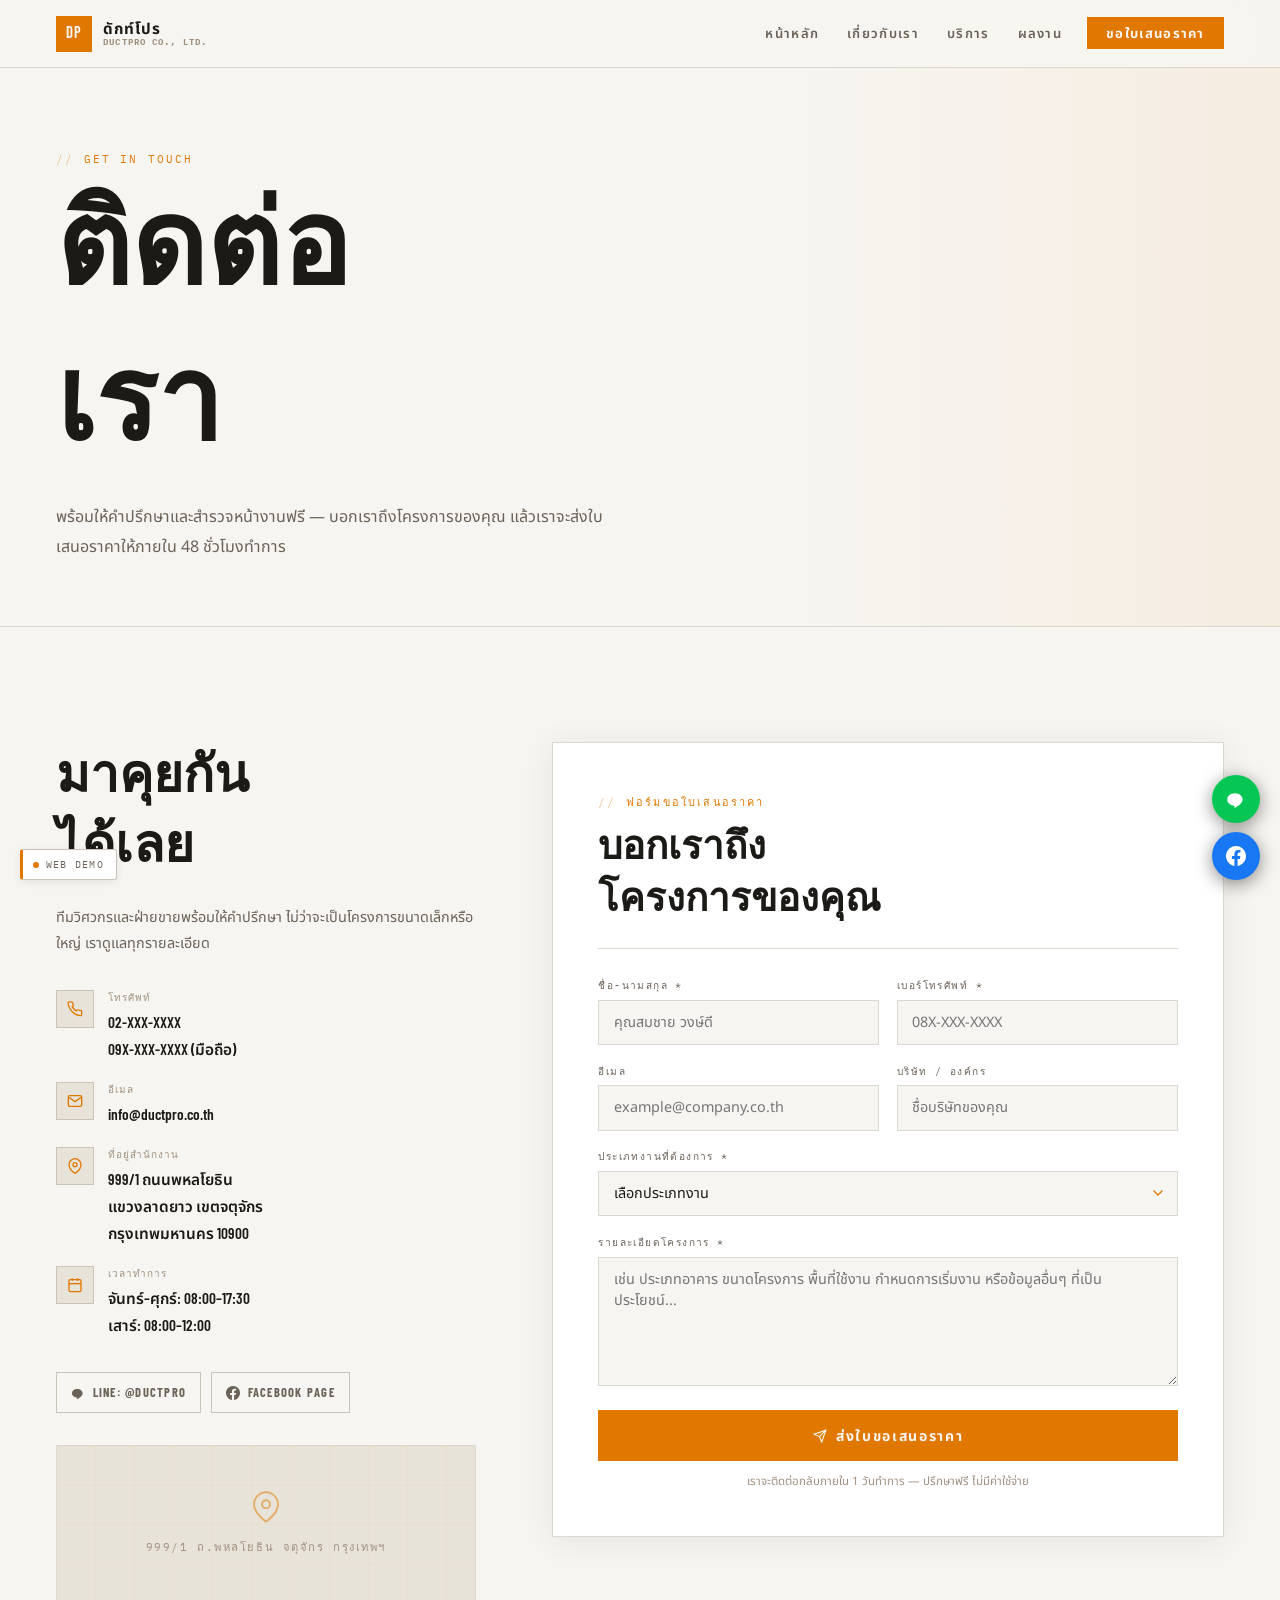
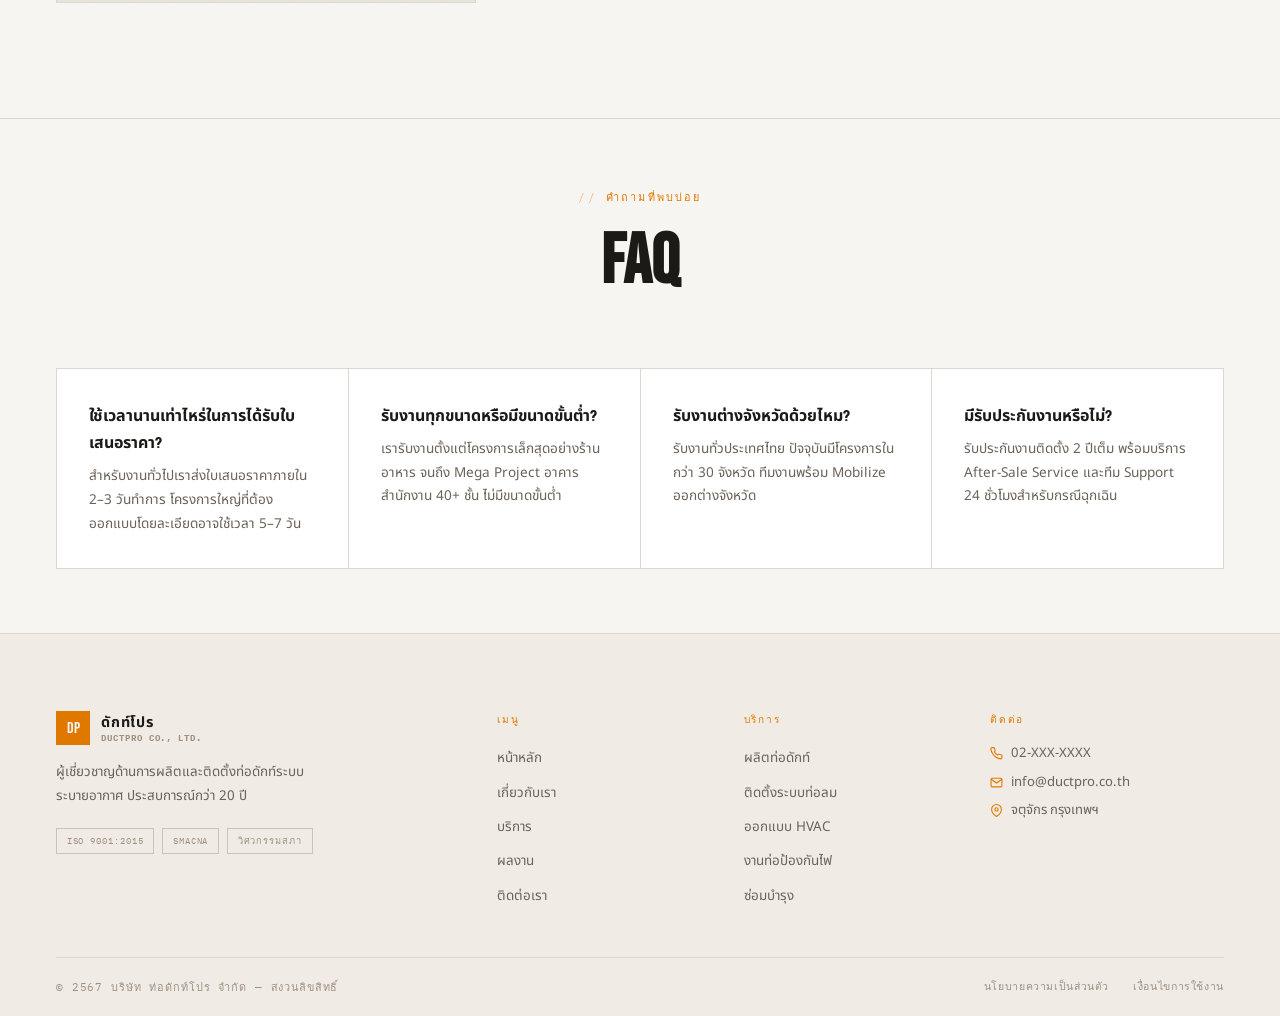
<file: contact.html>
<!DOCTYPE html>
<html lang="th">
<head>
  <meta charset="UTF-8">
  <meta name="viewport" content="width=device-width, initial-scale=1.0">
  <title>ติดต่อเรา | บริษัท ท่อดักท์โปร จำกัด — ขอใบเสนอราคาท่อดักท์ HVAC</title>
  <meta name="description" content="ติดต่อบริษัท ท่อดักท์โปร จำกัด เพื่อขอใบเสนอราคา ปรึกษาโครงการ หรือนัดสำรวจหน้างานฟรี โทร 02-XXX-XXXX Line: @ductpro">
  <meta name="keywords" content="ติดต่อท่อดักท์, ขอใบเสนอราคาท่อลม, ติดต่อ HVAC contractor, quote duct work Thailand">
  <link rel="preconnect" href="https://fonts.googleapis.com">
  <link rel="preconnect" href="https://fonts.gstatic.com" crossorigin>
  <link href="https://fonts.googleapis.com/css2?family=Bebas+Neue&family=Barlow+Condensed:wght@400;600;700&family=Noto+Sans+Thai:wght@300;400;500;600;700&family=IBM+Plex+Mono:wght@400;500&display=swap" rel="stylesheet">
  <script async src="https://www.googletagmanager.com/gtag/js?id=G-XXXXXXXXXX"></script>
  <script>window.dataLayer=window.dataLayer||[];function gtag(){dataLayer.push(arguments);}gtag('js',new Date());gtag('config','G-XXXXXXXXXX');</script>
  <link rel="stylesheet" href="css/style.css">
</head>
<body>

<nav class="nav" id="mainNav">
  <div class="nav__inner">
    <a href="index.html" class="nav__logo">
      <div class="nav__logo-mark">DP</div>
      <div class="nav__logo-text">ดักท์โปร<span class="nav__logo-sub">DUCTPRO CO., LTD.</span></div>
    </a>
    <ul class="nav__links">
      <li><a href="index.html">หน้าหลัก</a></li>
      <li><a href="about.html">เกี่ยวกับเรา</a></li>
      <li><a href="services.html">บริการ</a></li>
      <li><a href="portfolio.html">ผลงาน</a></li>
      <li><a href="contact.html" class="nav__cta active">ขอใบเสนอราคา</a></li>
    </ul>
    <button class="nav__toggle" id="navToggle" aria-label="เมนู">
      <span></span><span></span><span></span>
    </button>
  </div>
</nav>

<!-- ─── Page Hero ─────────────────────────────────────────────── -->
<section class="page-hero">
  <div class="container">
    <span class="label">GET IN TOUCH</span>
    <h1 class="page-hero__title">ติดต่อ<br>เรา</h1>
    <p class="page-hero__sub">พร้อมให้คำปรึกษาและสำรวจหน้างานฟรี — บอกเราถึงโครงการของคุณ แล้วเราจะส่งใบเสนอราคาให้ภายใน 48 ชั่วโมงทำการ</p>
  </div>
</section>

<!-- ─── Contact Layout ────────────────────────────────────────── -->
<section class="section">
  <div class="container">
    <div class="contact-layout">

      <!-- Left: Info -->
      <div class="reveal">
        <h2 class="contact-info__heading">มาคุยกัน<br>ได้เลย</h2>
        <p class="contact-info__desc">ทีมวิศวกรและฝ่ายขายพร้อมให้คำปรึกษา ไม่ว่าจะเป็นโครงการขนาดเล็กหรือใหญ่ เราดูแลทุกรายละเอียด</p>

        <div class="contact-details">
          <div class="contact-detail">
            <div class="contact-detail__icon">
              <svg viewBox="0 0 24 24" fill="none" stroke="currentColor" stroke-width="2"><path d="M22 16.92v3a2 2 0 0 1-2.18 2 19.79 19.79 0 0 1-8.63-3.07A19.5 19.5 0 0 1 4.69 12 19.79 19.79 0 0 1 1.61 3.4 2 2 0 0 1 3.6 1.21h3a2 2 0 0 1 2 1.72 12.84 12.84 0 0 0 .7 2.81 2 2 0 0 1-.45 2.11L7.91 8.9a16 16 0 0 0 6 6l.95-.95a2 2 0 0 1 2.11-.45 12.84 12.84 0 0 0 2.81.7A2 2 0 0 1 22 16.92z"/></svg>
            </div>
            <div>
              <span class="contact-detail__label">โทรศัพท์</span>
              <span class="contact-detail__value">02-XXX-XXXX<br>09X-XXX-XXXX (มือถือ)</span>
            </div>
          </div>
          <div class="contact-detail">
            <div class="contact-detail__icon">
              <svg viewBox="0 0 24 24" fill="none" stroke="currentColor" stroke-width="2"><path d="M4 4h16c1.1 0 2 .9 2 2v12c0 1.1-.9 2-2 2H4c-1.1 0-2-.9-2-2V6c0-1.1.9-2 2-2z"/><polyline points="22,6 12,13 2,6"/></svg>
            </div>
            <div>
              <span class="contact-detail__label">อีเมล</span>
              <span class="contact-detail__value">info@ductpro.co.th</span>
            </div>
          </div>
          <div class="contact-detail">
            <div class="contact-detail__icon">
              <svg viewBox="0 0 24 24" fill="none" stroke="currentColor" stroke-width="2"><path d="M21 10c0 7-9 13-9 13s-9-6-9-13a9 9 0 0 1 18 0z"/><circle cx="12" cy="10" r="3"/></svg>
            </div>
            <div>
              <span class="contact-detail__label">ที่อยู่สำนักงาน</span>
              <span class="contact-detail__value">999/1 ถนนพหลโยธิน<br>แขวงลาดยาว เขตจตุจักร<br>กรุงเทพมหานคร 10900</span>
            </div>
          </div>
          <div class="contact-detail">
            <div class="contact-detail__icon">
              <svg viewBox="0 0 24 24" fill="none" stroke="currentColor" stroke-width="2"><rect x="3" y="4" width="18" height="18" rx="2" ry="2"/><line x1="16" y1="2" x2="16" y2="6"/><line x1="8" y1="2" x2="8" y2="6"/><line x1="3" y1="10" x2="21" y2="10"/></svg>
            </div>
            <div>
              <span class="contact-detail__label">เวลาทำการ</span>
              <span class="contact-detail__value">จันทร์–ศุกร์: 08:00–17:30<br>เสาร์: 08:00–12:00</span>
            </div>
          </div>
        </div>

        <div class="social-row">
          <a href="https://line.me/ti/p/@ductpro" class="social-chip" target="_blank" rel="noopener">
            <svg viewBox="0 0 24 24" fill="currentColor"><path d="M19.952 12.5c0-4.136-4.145-7.5-9.24-7.5C5.617 5 1.5 8.364 1.5 12.5c0 3.704 3.285 6.81 7.723 7.396.301.065.711.198.814.455.093.234.061.6.03.835l-.133.794c-.04.234-.187.916.804.5 1-.416 5.364-3.16 7.32-5.41C19.344 15.41 19.952 14.02 19.952 12.5z"/></svg>
            Line: @ductpro
          </a>
          <a href="https://facebook.com/ductpro.thailand" class="social-chip" target="_blank" rel="noopener">
            <svg viewBox="0 0 24 24" fill="currentColor"><path d="M24 12.073C24 5.405 18.627 0 12 0S0 5.405 0 12.073C0 18.1 4.388 23.094 10.125 24v-8.437H7.078v-3.49h3.047V9.41c0-3.025 1.791-4.697 4.533-4.697 1.313 0 2.686.236 2.686.236v2.97h-1.513c-1.491 0-1.956.93-1.956 1.883v2.27h3.328l-.532 3.49h-2.796V24C19.612 23.094 24 18.1 24 12.073z"/></svg>
            Facebook Page
          </a>
        </div>

        <!-- Map Placeholder -->
        <div class="map-wrap">
          <div class="map-wrap__label">
            <svg class="map-wrap__icon" viewBox="0 0 24 24" fill="none" stroke="currentColor" stroke-width="1.5"><path d="M21 10c0 7-9 13-9 13s-9-6-9-13a9 9 0 0 1 18 0z"/><circle cx="12" cy="10" r="3"/></svg>
            <span>999/1 ถ.พหลโยธิน จตุจักร กรุงเทพฯ</span>
          </div>
        </div>

      </div>

      <!-- Right: Form -->
      <div class="reveal">
        <div class="quote-form">
          <div class="quote-form__head">
            <span class="label">ฟอร์มขอใบเสนอราคา</span>
            <h3>บอกเราถึง<br>โครงการของคุณ</h3>
          </div>
          <form id="quoteForm" novalidate>
            <div class="form-grid">

              <div class="form-field">
                <label for="name">ชื่อ-นามสกุล *</label>
                <input type="text" id="name" name="name" placeholder="คุณสมชาย วงษ์ดี" required>
              </div>

              <div class="form-field">
                <label for="phone">เบอร์โทรศัพท์ *</label>
                <input type="tel" id="phone" name="phone" placeholder="08X-XXX-XXXX" required>
              </div>

              <div class="form-field">
                <label for="email">อีเมล</label>
                <input type="email" id="email" name="email" placeholder="example@company.co.th">
              </div>

              <div class="form-field">
                <label for="company">บริษัท / องค์กร</label>
                <input type="text" id="company" name="company" placeholder="ชื่อบริษัทของคุณ">
              </div>

              <div class="form-field form-field--full">
                <label for="service">ประเภทงานที่ต้องการ *</label>
                <select id="service" name="service" required>
                  <option value="" disabled selected>เลือกประเภทงาน</option>
                  <option value="manufacture">ผลิตท่อดักท์</option>
                  <option value="install">ติดตั้งระบบท่อลม</option>
                  <option value="design">ออกแบบระบบ HVAC</option>
                  <option value="fire">งานท่อป้องกันไฟ Fire Rated</option>
                  <option value="maintenance">ซ่อมบำรุง / PM</option>
                  <option value="inspection">ตรวจสอบและรับรองระบบ</option>
                  <option value="other">อื่นๆ / ยังไม่แน่ใจ</option>
                </select>
              </div>

              <div class="form-field form-field--full">
                <label for="detail">รายละเอียดโครงการ *</label>
                <textarea id="detail" name="detail" rows="5" placeholder="เช่น ประเภทอาคาร ขนาดโครงการ พื้นที่ใช้งาน กำหนดการเริ่มงาน หรือข้อมูลอื่นๆ ที่เป็นประโยชน์..." required></textarea>
              </div>

            </div>

            <div class="form-action">
              <button type="submit" class="btn btn--primary">
                <svg viewBox="0 0 24 24" fill="none" stroke="currentColor" stroke-width="2"><line x1="22" y1="2" x2="11" y2="13"/><polygon points="22 2 15 22 11 13 2 9 22 2"/></svg>
                ส่งใบขอเสนอราคา
              </button>
            </div>
            <p class="form-note">เราจะติดต่อกลับภายใน 1 วันทำการ — ปรึกษาฟรี ไม่มีค่าใช้จ่าย</p>
          </form>
        </div>
      </div>

    </div>
  </div>
</section>

<!-- ─── FAQ Strip ─────────────────────────────────────────────── -->
<section class="section--sm" style="border-top:1px solid var(--border)">
  <div class="container">
    <div class="sec-header sec-header--center reveal">
      <span class="label">คำถามที่พบบ่อย</span>
      <h2 class="sec-title">FAQ</h2>
    </div>
    <div style="display:grid;grid-template-columns:repeat(auto-fit,minmax(280px,1fr));gap:1px;background:var(--border);border:1px solid var(--border);" class="reveal">
      <div style="background:var(--bg-card);padding:clamp(1.5rem,2.5vw,2rem);">
        <h3 style="font-family:var(--font-cond);font-size:1rem;font-weight:700;margin-bottom:0.6rem;">ใช้เวลานานเท่าไหร่ในการได้รับใบเสนอราคา?</h3>
        <p style="font-size:0.85rem;color:var(--text-2);line-height:1.75;">สำหรับงานทั่วไปเราส่งใบเสนอราคาภายใน 2–3 วันทำการ โครงการใหญ่ที่ต้องออกแบบโดยละเอียดอาจใช้เวลา 5–7 วัน</p>
      </div>
      <div style="background:var(--bg-card);padding:clamp(1.5rem,2.5vw,2rem);">
        <h3 style="font-family:var(--font-cond);font-size:1rem;font-weight:700;margin-bottom:0.6rem;">รับงานทุกขนาดหรือมีขนาดขั้นต่ำ?</h3>
        <p style="font-size:0.85rem;color:var(--text-2);line-height:1.75;">เรารับงานตั้งแต่โครงการเล็กสุดอย่างร้านอาหาร จนถึง Mega Project อาคารสำนักงาน 40+ ชั้น ไม่มีขนาดขั้นต่ำ</p>
      </div>
      <div style="background:var(--bg-card);padding:clamp(1.5rem,2.5vw,2rem);">
        <h3 style="font-family:var(--font-cond);font-size:1rem;font-weight:700;margin-bottom:0.6rem;">รับงานต่างจังหวัดด้วยไหม?</h3>
        <p style="font-size:0.85rem;color:var(--text-2);line-height:1.75;">รับงานทั่วประเทศไทย ปัจจุบันมีโครงการในกว่า 30 จังหวัด ทีมงานพร้อม Mobilize ออกต่างจังหวัด</p>
      </div>
      <div style="background:var(--bg-card);padding:clamp(1.5rem,2.5vw,2rem);">
        <h3 style="font-family:var(--font-cond);font-size:1rem;font-weight:700;margin-bottom:0.6rem;">มีรับประกันงานหรือไม่?</h3>
        <p style="font-size:0.85rem;color:var(--text-2);line-height:1.75;">รับประกันงานติดตั้ง 2 ปีเต็ม พร้อมบริการ After-Sale Service และทีม Support 24 ชั่วโมงสำหรับกรณีฉุกเฉิน</p>
      </div>
    </div>
  </div>
</section>

<!-- ─── Footer ────────────────────────────────────────────────── -->
<footer class="footer">
  <div class="container">
    <div class="footer__grid">
      <div>
        <div class="footer__logo">
          <div class="footer__logo-mark">DP</div>
          <div class="footer__logo-text">ดักท์โปร<span class="footer__logo-sub">DUCTPRO CO., LTD.</span></div>
        </div>
        <p class="footer__tagline">ผู้เชี่ยวชาญด้านการผลิตและติดตั้งท่อดักท์ระบบระบายอากาศ ประสบการณ์กว่า 20 ปี</p>
        <div class="footer__cert">
          <span class="footer__cert-tag">ISO 9001:2015</span>
          <span class="footer__cert-tag">SMACNA</span>
          <span class="footer__cert-tag">วิศวกรรมสภา</span>
        </div>
      </div>
      <div>
        <span class="footer__col-label">เมนู</span>
        <ul class="footer__links">
          <li><a href="index.html">หน้าหลัก</a></li>
          <li><a href="about.html">เกี่ยวกับเรา</a></li>
          <li><a href="services.html">บริการ</a></li>
          <li><a href="portfolio.html">ผลงาน</a></li>
          <li><a href="contact.html">ติดต่อเรา</a></li>
        </ul>
      </div>
      <div>
        <span class="footer__col-label">บริการ</span>
        <ul class="footer__links">
          <li><a href="services.html">ผลิตท่อดักท์</a></li>
          <li><a href="services.html">ติดตั้งระบบท่อลม</a></li>
          <li><a href="services.html">ออกแบบ HVAC</a></li>
          <li><a href="services.html">งานท่อป้องกันไฟ</a></li>
          <li><a href="services.html">ซ่อมบำรุง</a></li>
        </ul>
      </div>
      <div>
        <span class="footer__col-label">ติดต่อ</span>
        <div class="footer__contact-row">
          <svg viewBox="0 0 24 24" fill="none" stroke="currentColor" stroke-width="2"><path d="M22 16.92v3a2 2 0 0 1-2.18 2 19.79 19.79 0 0 1-8.63-3.07A19.5 19.5 0 0 1 4.69 12 19.79 19.79 0 0 1 1.61 3.4 2 2 0 0 1 3.6 1.21h3a2 2 0 0 1 2 1.72 12.84 12.84 0 0 0 .7 2.81 2 2 0 0 1-.45 2.11L7.91 8.9a16 16 0 0 0 6 6l.95-.95a2 2 0 0 1 2.11-.45 12.84 12.84 0 0 0 2.81.7A2 2 0 0 1 22 16.92z"/></svg>
          <span>02-XXX-XXXX</span>
        </div>
        <div class="footer__contact-row">
          <svg viewBox="0 0 24 24" fill="none" stroke="currentColor" stroke-width="2"><path d="M4 4h16c1.1 0 2 .9 2 2v12c0 1.1-.9 2-2 2H4c-1.1 0-2-.9-2-2V6c0-1.1.9-2 2-2z"/><polyline points="22,6 12,13 2,6"/></svg>
          <span>info@ductpro.co.th</span>
        </div>
        <div class="footer__contact-row">
          <svg viewBox="0 0 24 24" fill="none" stroke="currentColor" stroke-width="2"><path d="M21 10c0 7-9 13-9 13s-9-6-9-13a9 9 0 0 1 18 0z"/><circle cx="12" cy="10" r="3"/></svg>
          <span>จตุจักร กรุงเทพฯ</span>
        </div>
      </div>
    </div>
    <div class="footer__bottom">
      <span class="footer__copy">© 2567 บริษัท ท่อดักท์โปร จำกัด — สงวนลิขสิทธิ์</span>
      <div class="footer__bottom-links">
        <a href="#">นโยบายความเป็นส่วนตัว</a>
        <a href="#">เงื่อนไขการใช้งาน</a>
      </div>
    </div>
  </div>
</footer>

<div class="float-social">
  <a href="https://line.me/ti/p/@ductpro" class="float-social__btn float-social__btn--line" target="_blank" rel="noopener" title="Line">
    <svg viewBox="0 0 24 24"><path d="M19.952 12.5c0-4.136-4.145-7.5-9.24-7.5C5.617 5 1.5 8.364 1.5 12.5c0 3.704 3.285 6.81 7.723 7.396.301.065.711.198.814.455.093.234.061.6.03.835l-.133.794c-.04.234-.187.916.804.5 1-.416 5.364-3.16 7.32-5.41C19.344 15.41 19.952 14.02 19.952 12.5z"/></svg>
  </a>
  <a href="https://facebook.com/ductpro.thailand" class="float-social__btn float-social__btn--fb" target="_blank" rel="noopener" title="Facebook">
    <svg viewBox="0 0 24 24"><path d="M24 12.073C24 5.405 18.627 0 12 0S0 5.405 0 12.073C0 18.1 4.388 23.094 10.125 24v-8.437H7.078v-3.49h3.047V9.41c0-3.025 1.791-4.697 4.533-4.697 1.313 0 2.686.236 2.686.236v2.97h-1.513c-1.491 0-1.956.93-1.956 1.883v2.27h3.328l-.532 3.49h-2.796V24C19.612 23.094 24 18.1 24 12.073z"/></svg>
  </a>
</div>

<div class="demo-badge" aria-hidden="true">
  <span class="demo-badge__dot"></span>
  <span class="demo-badge__text">Web Demo</span>
</div>

<script src="js/main.js"></script>
</body>
</html>
</file>
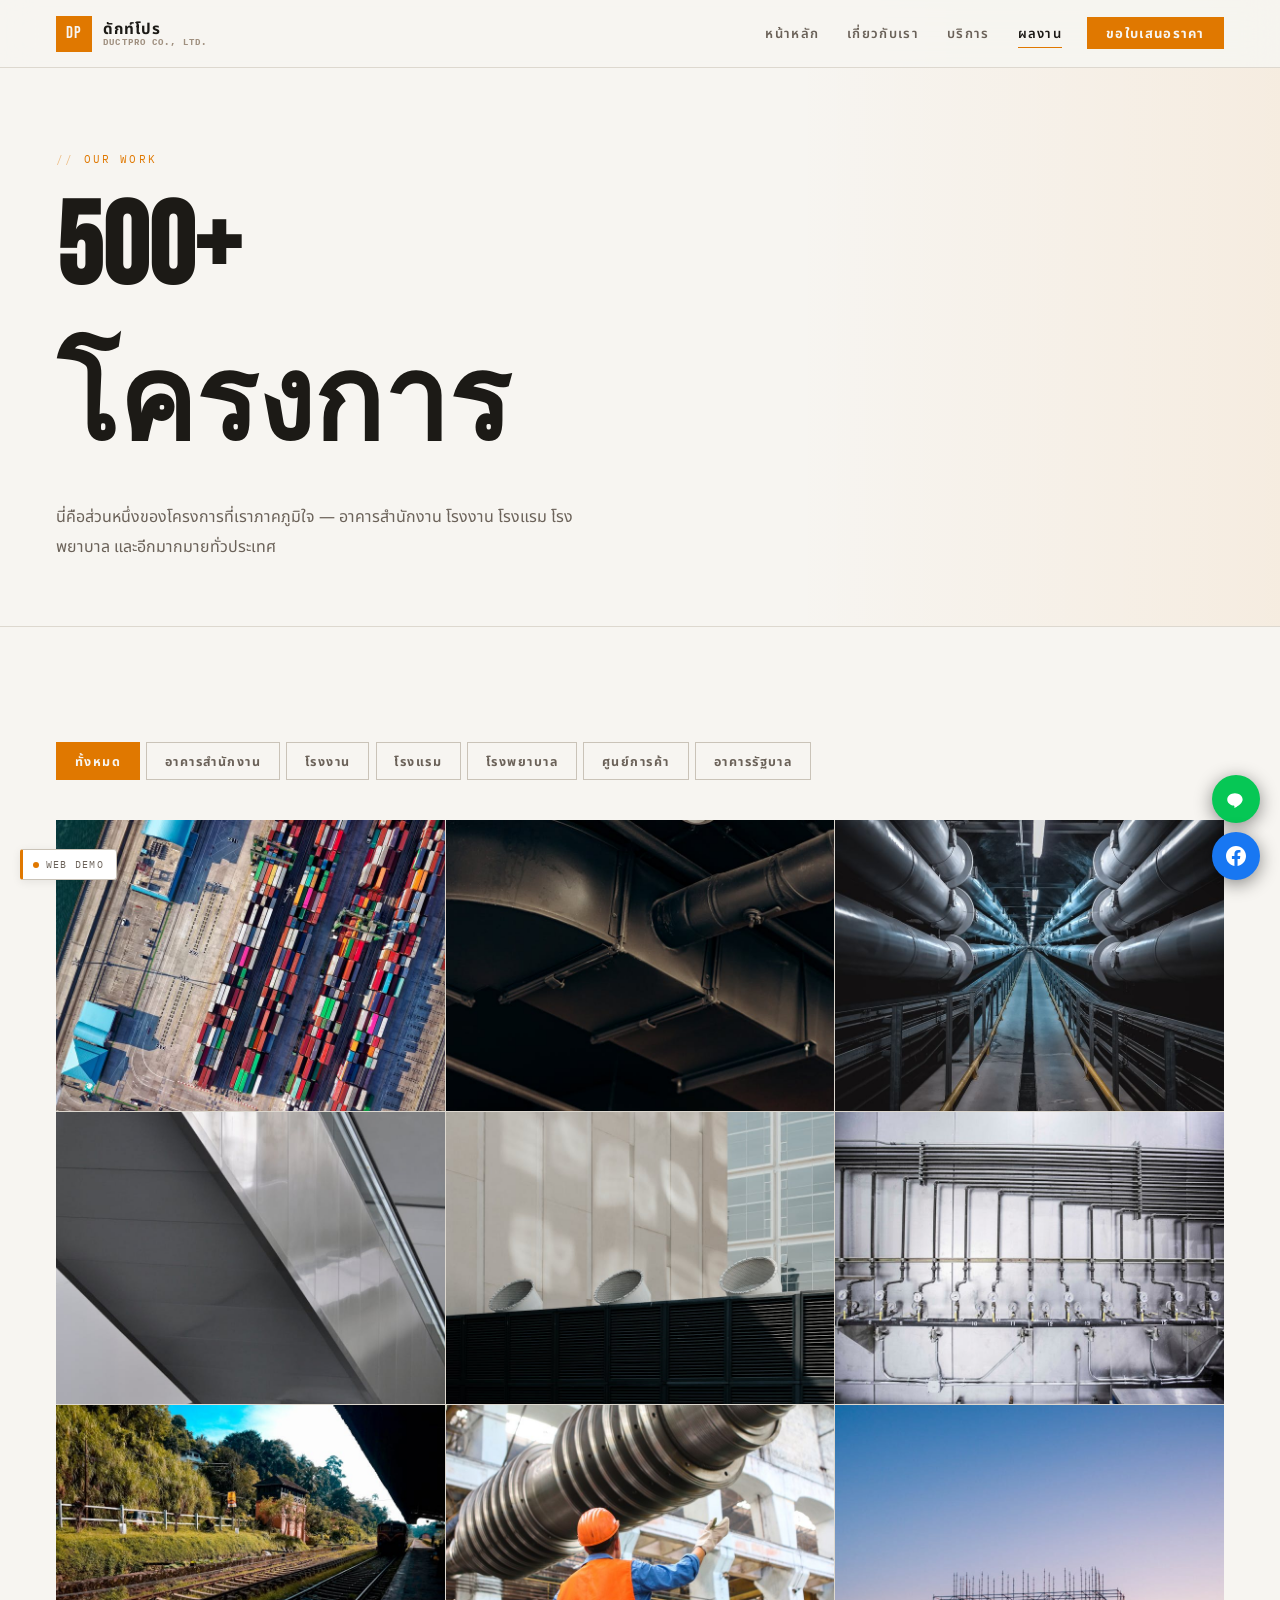
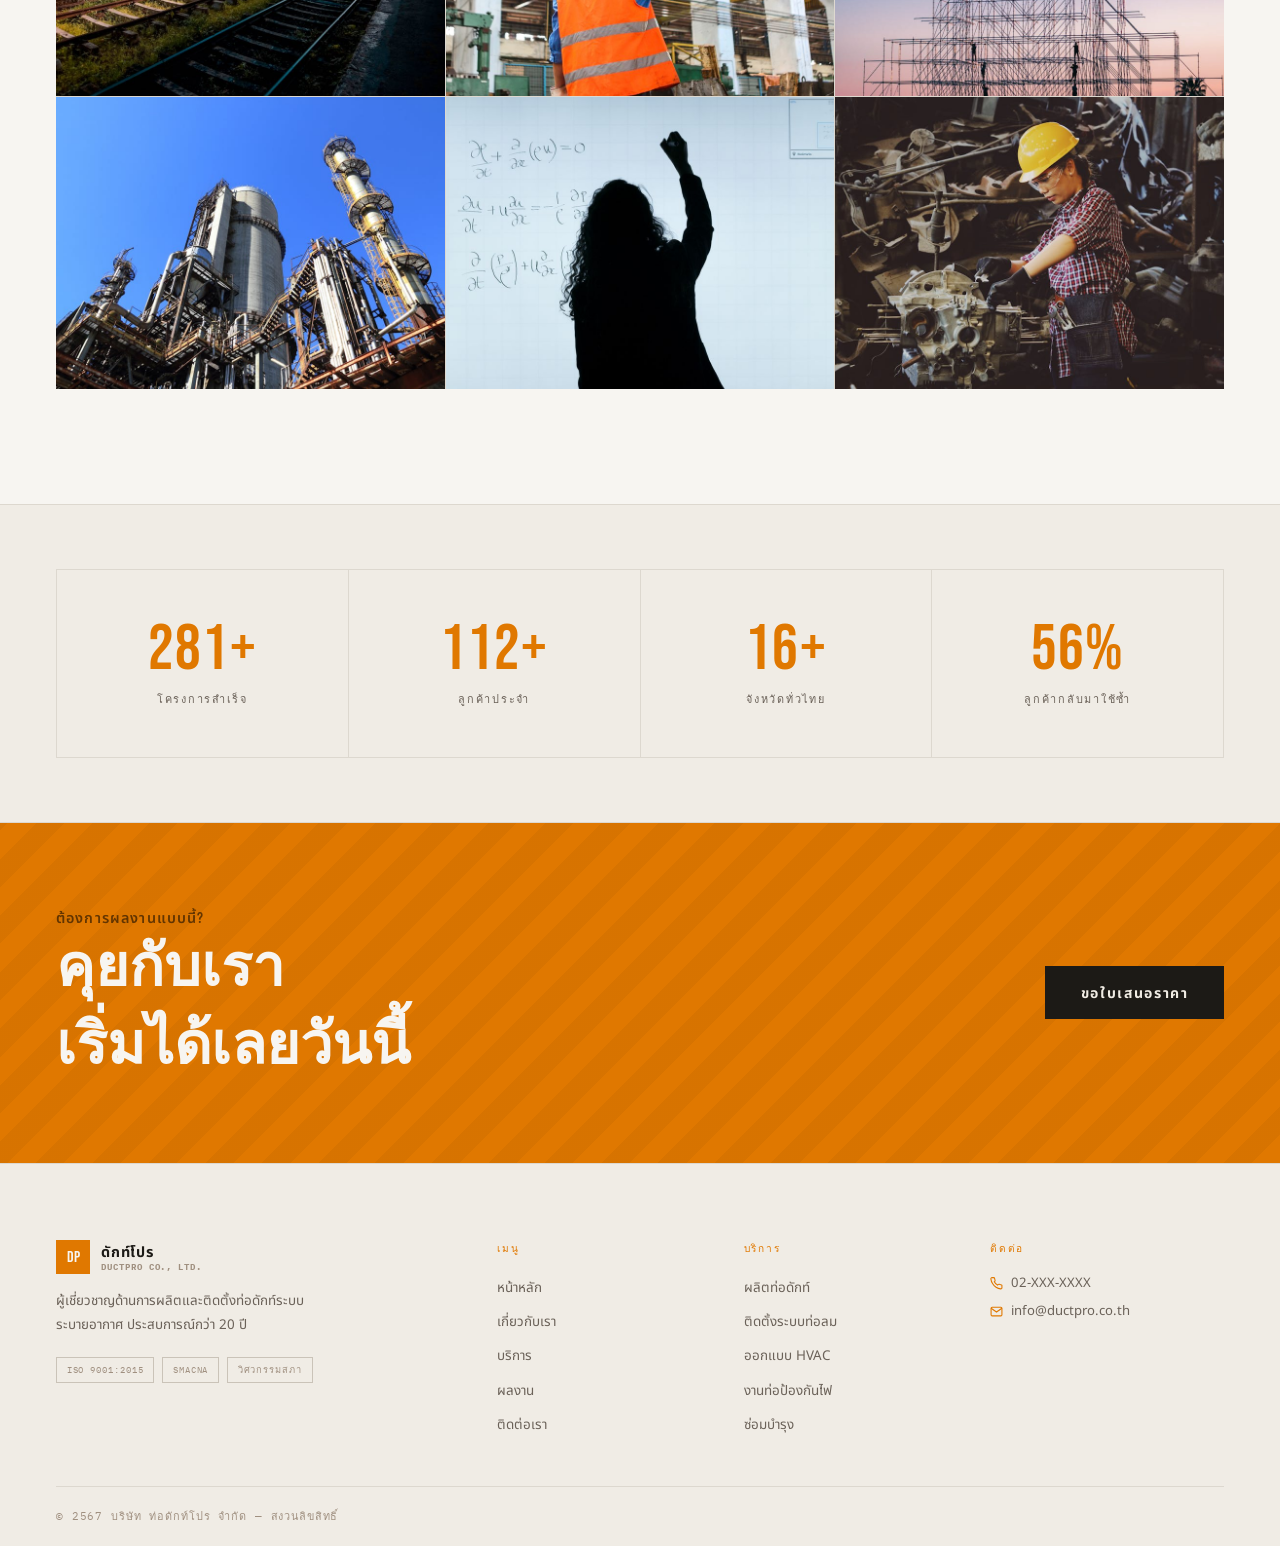
<file: portfolio.html>
<!DOCTYPE html>
<html lang="th">
<head>
  <meta charset="UTF-8">
  <meta name="viewport" content="width=device-width, initial-scale=1.0">
  <title>ผลงาน | บริษัท ท่อดักท์โปร จำกัด — โครงการติดตั้งท่อดักท์ HVAC ทั่วประเทศ</title>
  <meta name="description" content="ผลงานโครงการติดตั้งระบบท่อดักท์ HVAC กว่า 500 โครงการ ครอบคลุมอาคารสำนักงาน โรงงาน โรงแรม โรงพยาบาล และศูนย์การค้าทั่วประเทศ">
  <meta name="keywords" content="ผลงานติดตั้งท่อดักท์, โครงการท่อลม HVAC, ตัวอย่างงานท่อดักท์, portfolio ductwork Thailand">
  <link rel="preconnect" href="https://fonts.googleapis.com">
  <link rel="preconnect" href="https://fonts.gstatic.com" crossorigin>
  <link href="https://fonts.googleapis.com/css2?family=Bebas+Neue&family=Barlow+Condensed:wght@400;600;700&family=Noto+Sans+Thai:wght@300;400;500;600;700&family=IBM+Plex+Mono:wght@400;500&display=swap" rel="stylesheet">
  <script async src="https://www.googletagmanager.com/gtag/js?id=G-XXXXXXXXXX"></script>
  <script>window.dataLayer=window.dataLayer||[];function gtag(){dataLayer.push(arguments);}gtag('js',new Date());gtag('config','G-XXXXXXXXXX');</script>
  <link rel="stylesheet" href="css/style.css">
</head>
<body>

<nav class="nav" id="mainNav">
  <div class="nav__inner">
    <a href="index.html" class="nav__logo">
      <div class="nav__logo-mark">DP</div>
      <div class="nav__logo-text">ดักท์โปร<span class="nav__logo-sub">DUCTPRO CO., LTD.</span></div>
    </a>
    <ul class="nav__links">
      <li><a href="index.html">หน้าหลัก</a></li>
      <li><a href="about.html">เกี่ยวกับเรา</a></li>
      <li><a href="services.html">บริการ</a></li>
      <li><a href="portfolio.html" class="active">ผลงาน</a></li>
      <li><a href="contact.html" class="nav__cta">ขอใบเสนอราคา</a></li>
    </ul>
    <button class="nav__toggle" id="navToggle" aria-label="เมนู">
      <span></span><span></span><span></span>
    </button>
  </div>
</nav>

<!-- ─── Page Hero ─────────────────────────────────────────────── -->
<section class="page-hero">
  <div class="container">
    <span class="label">OUR WORK</span>
    <h1 class="page-hero__title">500+<br>โครงการ</h1>
    <p class="page-hero__sub">นี่คือส่วนหนึ่งของโครงการที่เราภาคภูมิใจ — อาคารสำนักงาน โรงงาน โรงแรม โรงพยาบาล และอีกมากมายทั่วประเทศ</p>
  </div>
</section>

<!-- ─── Portfolio Grid ────────────────────────────────────────── -->
<section class="section">
  <div class="container">

    <!-- Filter Bar -->
    <div class="filter-bar reveal">
      <button class="filter-btn active" data-filter="all">ทั้งหมด</button>
      <button class="filter-btn" data-filter="office">อาคารสำนักงาน</button>
      <button class="filter-btn" data-filter="factory">โรงงาน</button>
      <button class="filter-btn" data-filter="hotel">โรงแรม</button>
      <button class="filter-btn" data-filter="hospital">โรงพยาบาล</button>
      <button class="filter-btn" data-filter="retail">ศูนย์การค้า</button>
      <button class="filter-btn" data-filter="gov">อาคารรัฐบาล</button>
    </div>

    <!-- Grid -->
    <div class="portfolio-full reveal">

      <div class="pf-item" data-cat="office">
        <div class="pf-item__bg" style="background:url('images/duct-6.jpg') center/cover no-repeat;"></div>
        <div class="pf-item__overlay">
          <span class="pf-item__tag">อาคารสำนักงาน</span>
          <span class="pf-item__name">อาคารสำนักงาน A — กรุงเทพฯ</span>
          <span class="pf-item__meta">ระบบ AHU Supply &amp; Return Air ชั้น B2–40 • 2565</span>
        </div>
      </div>

      <div class="pf-item" data-cat="hospital">
        <div class="pf-item__bg" style="background:url('images/duct-2.jpg') center/cover no-repeat;"></div>
        <div class="pf-item__overlay">
          <span class="pf-item__tag">โรงพยาบาล</span>
          <span class="pf-item__name">โรงพยาบาลเอกชน — ย่านสุขุมวิท</span>
          <span class="pf-item__meta">Negative Pressure Room &amp; HEPA System • 2566</span>
        </div>
      </div>

      <div class="pf-item" data-cat="factory">
        <div class="pf-item__bg" style="background:url('images/duct-4.jpg') center/cover no-repeat;"></div>
        <div class="pf-item__overlay">
          <span class="pf-item__tag">โรงงาน</span>
          <span class="pf-item__name">โรงงานอุตสาหกรรม — บางนา</span>
          <span class="pf-item__meta">Industrial Exhaust &amp; Makeup Air • 2566</span>
        </div>
      </div>

      <div class="pf-item" data-cat="hotel">
        <div class="pf-item__bg" style="background:url('images/duct-1.jpg') center/cover no-repeat;"></div>
        <div class="pf-item__overlay">
          <span class="pf-item__tag">โรงแรม</span>
          <span class="pf-item__name">โรงแรม 5 ดาว — ใจกลางกรุงเทพฯ</span>
          <span class="pf-item__meta">ท่อดักท์ครบทุก 42 ชั้น • 2564</span>
        </div>
      </div>

      <div class="pf-item" data-cat="retail">
        <div class="pf-item__bg" style="background:url('images/duct-3.jpg') center/cover no-repeat;"></div>
        <div class="pf-item__overlay">
          <span class="pf-item__tag">ศูนย์การค้า</span>
          <span class="pf-item__name">ศูนย์การค้า Phase 3 — รังสิต</span>
          <span class="pf-item__meta">Supply, Return &amp; Smoke Exhaust • 2565</span>
        </div>
      </div>

      <div class="pf-item" data-cat="gov">
        <div class="pf-item__bg" style="background:url('images/duct-5.jpg') center/cover no-repeat;"></div>
        <div class="pf-item__overlay">
          <span class="pf-item__tag">อาคารรัฐบาล</span>
          <span class="pf-item__name">อาคารราชการ — กรุงเทพฯ</span>
          <span class="pf-item__meta">ระบบ Pressurization &amp; Smoke Control • 2563</span>
        </div>
      </div>

      <div class="pf-item" data-cat="factory">
        <div class="pf-item__bg" style="background:url('images/duct-8.jpg') center/cover no-repeat;"></div>
        <div class="pf-item__overlay">
          <span class="pf-item__tag">โรงงาน</span>
          <span class="pf-item__name">โรงงานอิเล็กทรอนิกส์ — อยุธยา</span>
          <span class="pf-item__meta">Clean Room HVAC &amp; ESD Control • 2567</span>
        </div>
      </div>

      <div class="pf-item" data-cat="hotel">
        <div class="pf-item__bg" style="background:url('images/duct-9.jpg') center/cover no-repeat;"></div>
        <div class="pf-item__overlay">
          <span class="pf-item__tag">โรงแรม</span>
          <span class="pf-item__name">โรงแรมริมแม่น้ำ — กรุงเทพฯ</span>
          <span class="pf-item__meta">Renovation ระบบท่อทั้งโรงแรม • 2566</span>
        </div>
      </div>

      <div class="pf-item" data-cat="office">
        <div class="pf-item__bg" style="background:url('images/duct-10.jpg') center/cover no-repeat;"></div>
        <div class="pf-item__overlay">
          <span class="pf-item__tag">อาคารสำนักงาน</span>
          <span class="pf-item__name">อาคารสำนักงาน B — สีลม</span>
          <span class="pf-item__meta">Chilled Beam &amp; VAV System • 2565</span>
        </div>
      </div>

      <div class="pf-item" data-cat="hospital">
        <div class="pf-item__bg" style="background:url('images/duct-7.jpg') center/cover no-repeat;"></div>
        <div class="pf-item__overlay">
          <span class="pf-item__tag">โรงพยาบาล</span>
          <span class="pf-item__name">โรงพยาบาลเอกชน — ฝั่งธน</span>
          <span class="pf-item__meta">OR Suite &amp; ICU Air System • 2567</span>
        </div>
      </div>

      <div class="pf-item" data-cat="factory">
        <div class="pf-item__bg" style="background:url('images/duct-11.jpg') center/cover no-repeat;"></div>
        <div class="pf-item__overlay">
          <span class="pf-item__tag">โรงงาน</span>
          <span class="pf-item__name">คลังสินค้าโลจิสติกส์ — บางปะกง</span>
          <span class="pf-item__meta">Warehouse Ventilation 40,000 sqm • 2566</span>
        </div>
      </div>

      <div class="pf-item" data-cat="gov">
        <div class="pf-item__bg" style="background:url('images/duct-12.jpg') center/cover no-repeat;"></div>
        <div class="pf-item__overlay">
          <span class="pf-item__tag">อาคารรัฐบาล</span>
          <span class="pf-item__name">มหาวิทยาลัยเทคโนโลยี — กรุงเทพฯ</span>
          <span class="pf-item__meta">Lab Exhaust &amp; Chemical Fume Hood • 2565</span>
        </div>
      </div>

    </div>
  </div>
</section>

<!-- ─── Stats ─────────────────────────────────────────────────── -->
<div class="stats-strip section--sm">
  <div class="container">
    <div class="stats-grid reveal">
      <div class="stat-item">
        <span class="stat-item__num" data-target="500" data-suffix="+">500+</span>
        <span class="stat-item__label">โครงการสำเร็จ</span>
      </div>
      <div class="stat-item">
        <span class="stat-item__num" data-target="200" data-suffix="+">200+</span>
        <span class="stat-item__label">ลูกค้าประจำ</span>
      </div>
      <div class="stat-item">
        <span class="stat-item__num" data-target="30" data-suffix="+">30+</span>
        <span class="stat-item__label">จังหวัดทั่วไทย</span>
      </div>
      <div class="stat-item">
        <span class="stat-item__num" data-target="100" data-suffix="%">100%</span>
        <span class="stat-item__label">ลูกค้ากลับมาใช้ซ้ำ</span>
      </div>
    </div>
  </div>
</div>

<!-- ─── CTA ────────────────────────────────────────────────────── -->
<div class="cta-band">
  <div class="container">
    <div class="cta-band__inner">
      <div>
        <p class="cta-band__sub">ต้องการผลงานแบบนี้?</p>
        <h2 class="cta-band__title">คุยกับเรา<br>เริ่มได้เลยวันนี้</h2>
      </div>
      <a href="contact.html" class="btn btn--dark btn--lg">ขอใบเสนอราคา</a>
    </div>
  </div>
</div>

<!-- ─── Footer ────────────────────────────────────────────────── -->
<footer class="footer">
  <div class="container">
    <div class="footer__grid">
      <div>
        <div class="footer__logo">
          <div class="footer__logo-mark">DP</div>
          <div class="footer__logo-text">ดักท์โปร<span class="footer__logo-sub">DUCTPRO CO., LTD.</span></div>
        </div>
        <p class="footer__tagline">ผู้เชี่ยวชาญด้านการผลิตและติดตั้งท่อดักท์ระบบระบายอากาศ ประสบการณ์กว่า 20 ปี</p>
        <div class="footer__cert">
          <span class="footer__cert-tag">ISO 9001:2015</span>
          <span class="footer__cert-tag">SMACNA</span>
          <span class="footer__cert-tag">วิศวกรรมสภา</span>
        </div>
      </div>
      <div>
        <span class="footer__col-label">เมนู</span>
        <ul class="footer__links">
          <li><a href="index.html">หน้าหลัก</a></li>
          <li><a href="about.html">เกี่ยวกับเรา</a></li>
          <li><a href="services.html">บริการ</a></li>
          <li><a href="portfolio.html">ผลงาน</a></li>
          <li><a href="contact.html">ติดต่อเรา</a></li>
        </ul>
      </div>
      <div>
        <span class="footer__col-label">บริการ</span>
        <ul class="footer__links">
          <li><a href="services.html">ผลิตท่อดักท์</a></li>
          <li><a href="services.html">ติดตั้งระบบท่อลม</a></li>
          <li><a href="services.html">ออกแบบ HVAC</a></li>
          <li><a href="services.html">งานท่อป้องกันไฟ</a></li>
          <li><a href="services.html">ซ่อมบำรุง</a></li>
        </ul>
      </div>
      <div>
        <span class="footer__col-label">ติดต่อ</span>
        <div class="footer__contact-row">
          <svg viewBox="0 0 24 24" fill="none" stroke="currentColor" stroke-width="2"><path d="M22 16.92v3a2 2 0 0 1-2.18 2 19.79 19.79 0 0 1-8.63-3.07A19.5 19.5 0 0 1 4.69 12 19.79 19.79 0 0 1 1.61 3.4 2 2 0 0 1 3.6 1.21h3a2 2 0 0 1 2 1.72 12.84 12.84 0 0 0 .7 2.81 2 2 0 0 1-.45 2.11L7.91 8.9a16 16 0 0 0 6 6l.95-.95a2 2 0 0 1 2.11-.45 12.84 12.84 0 0 0 2.81.7A2 2 0 0 1 22 16.92z"/></svg>
          <span>02-XXX-XXXX</span>
        </div>
        <div class="footer__contact-row">
          <svg viewBox="0 0 24 24" fill="none" stroke="currentColor" stroke-width="2"><path d="M4 4h16c1.1 0 2 .9 2 2v12c0 1.1-.9 2-2 2H4c-1.1 0-2-.9-2-2V6c0-1.1.9-2 2-2z"/><polyline points="22,6 12,13 2,6"/></svg>
          <span>info@ductpro.co.th</span>
        </div>
      </div>
    </div>
    <div class="footer__bottom">
      <span class="footer__copy">© 2567 บริษัท ท่อดักท์โปร จำกัด — สงวนลิขสิทธิ์</span>
    </div>
  </div>
</footer>

<div class="float-social">
  <a href="https://line.me/ti/p/@ductpro" class="float-social__btn float-social__btn--line" target="_blank" rel="noopener" title="Line">
    <svg viewBox="0 0 24 24"><path d="M19.952 12.5c0-4.136-4.145-7.5-9.24-7.5C5.617 5 1.5 8.364 1.5 12.5c0 3.704 3.285 6.81 7.723 7.396.301.065.711.198.814.455.093.234.061.6.03.835l-.133.794c-.04.234-.187.916.804.5 1-.416 5.364-3.16 7.32-5.41C19.344 15.41 19.952 14.02 19.952 12.5z"/></svg>
  </a>
  <a href="https://facebook.com/ductpro.thailand" class="float-social__btn float-social__btn--fb" target="_blank" rel="noopener" title="Facebook">
    <svg viewBox="0 0 24 24"><path d="M24 12.073C24 5.405 18.627 0 12 0S0 5.405 0 12.073C0 18.1 4.388 23.094 10.125 24v-8.437H7.078v-3.49h3.047V9.41c0-3.025 1.791-4.697 4.533-4.697 1.313 0 2.686.236 2.686.236v2.97h-1.513c-1.491 0-1.956.93-1.956 1.883v2.27h3.328l-.532 3.49h-2.796V24C19.612 23.094 24 18.1 24 12.073z"/></svg>
  </a>
</div>

<div class="demo-badge" aria-hidden="true">
  <span class="demo-badge__dot"></span>
  <span class="demo-badge__text">Web Demo</span>
</div>

<script src="js/main.js"></script>
</body>
</html>
</file>
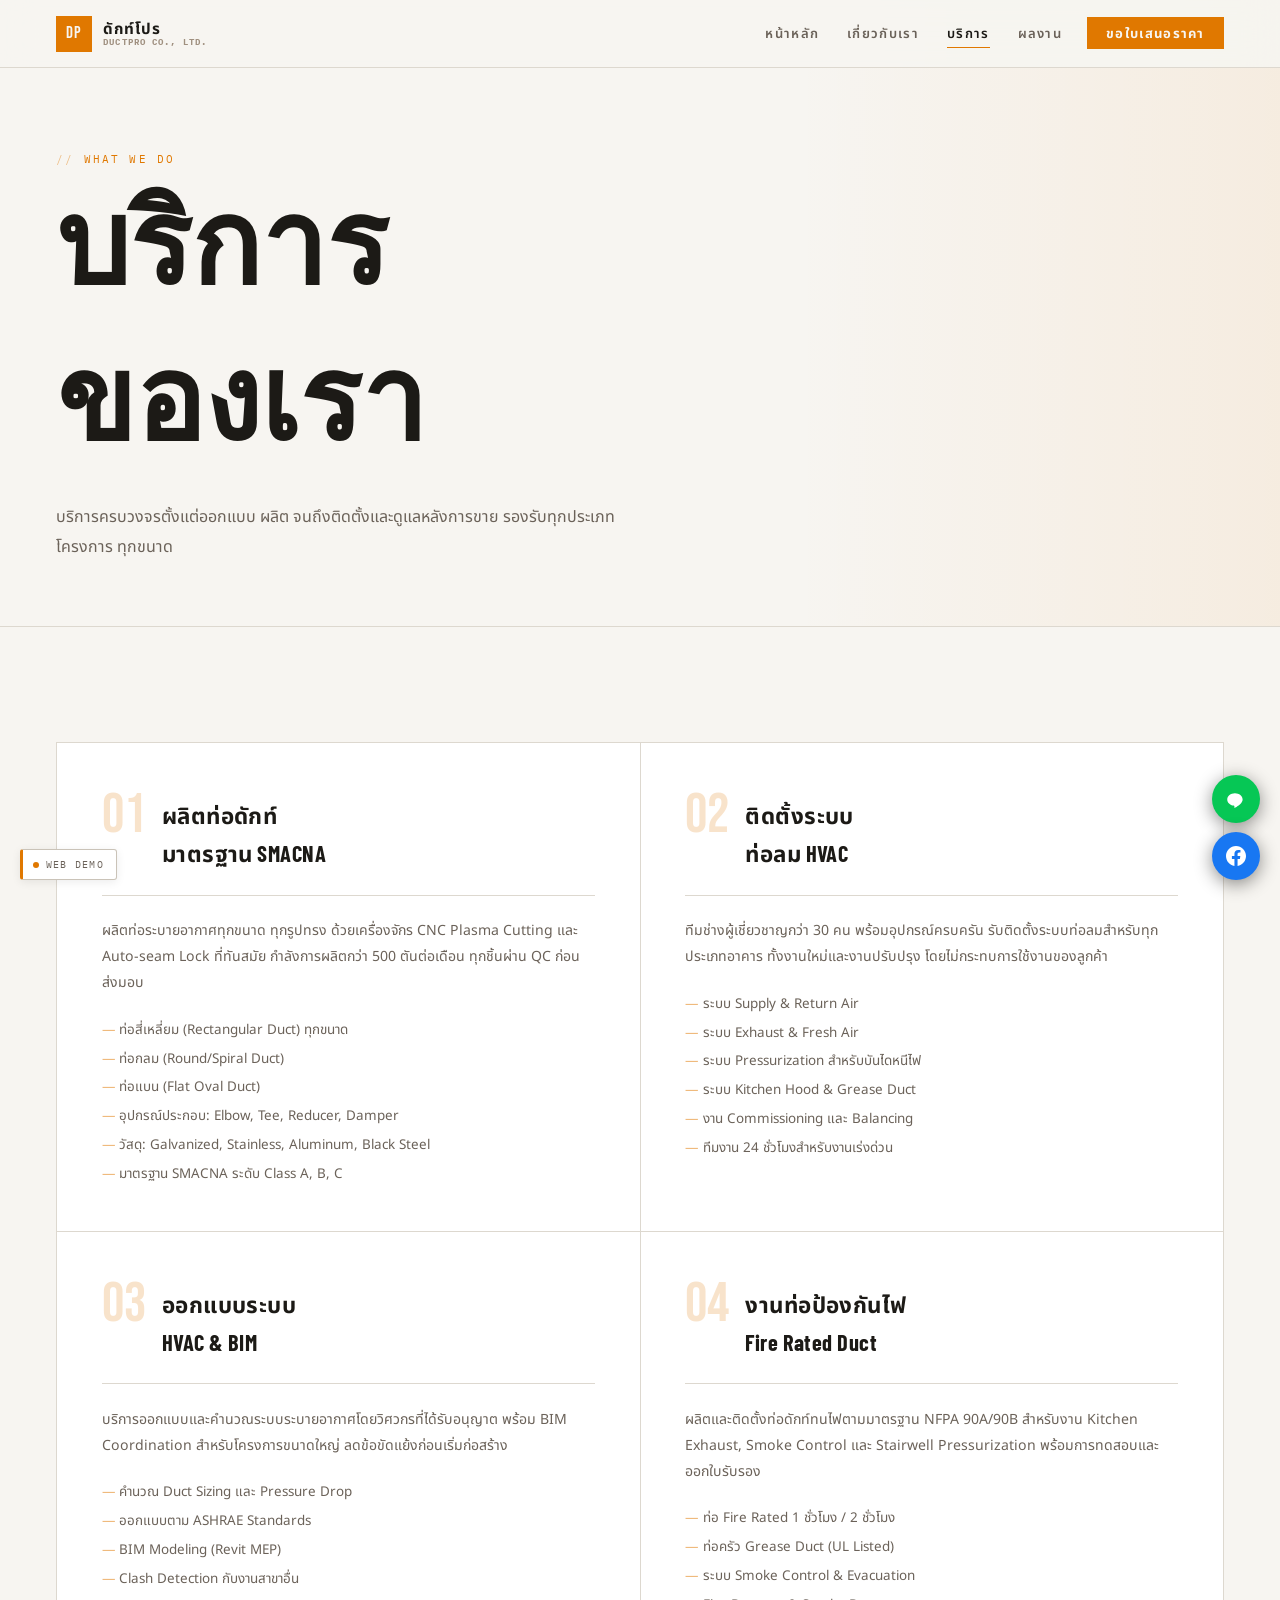
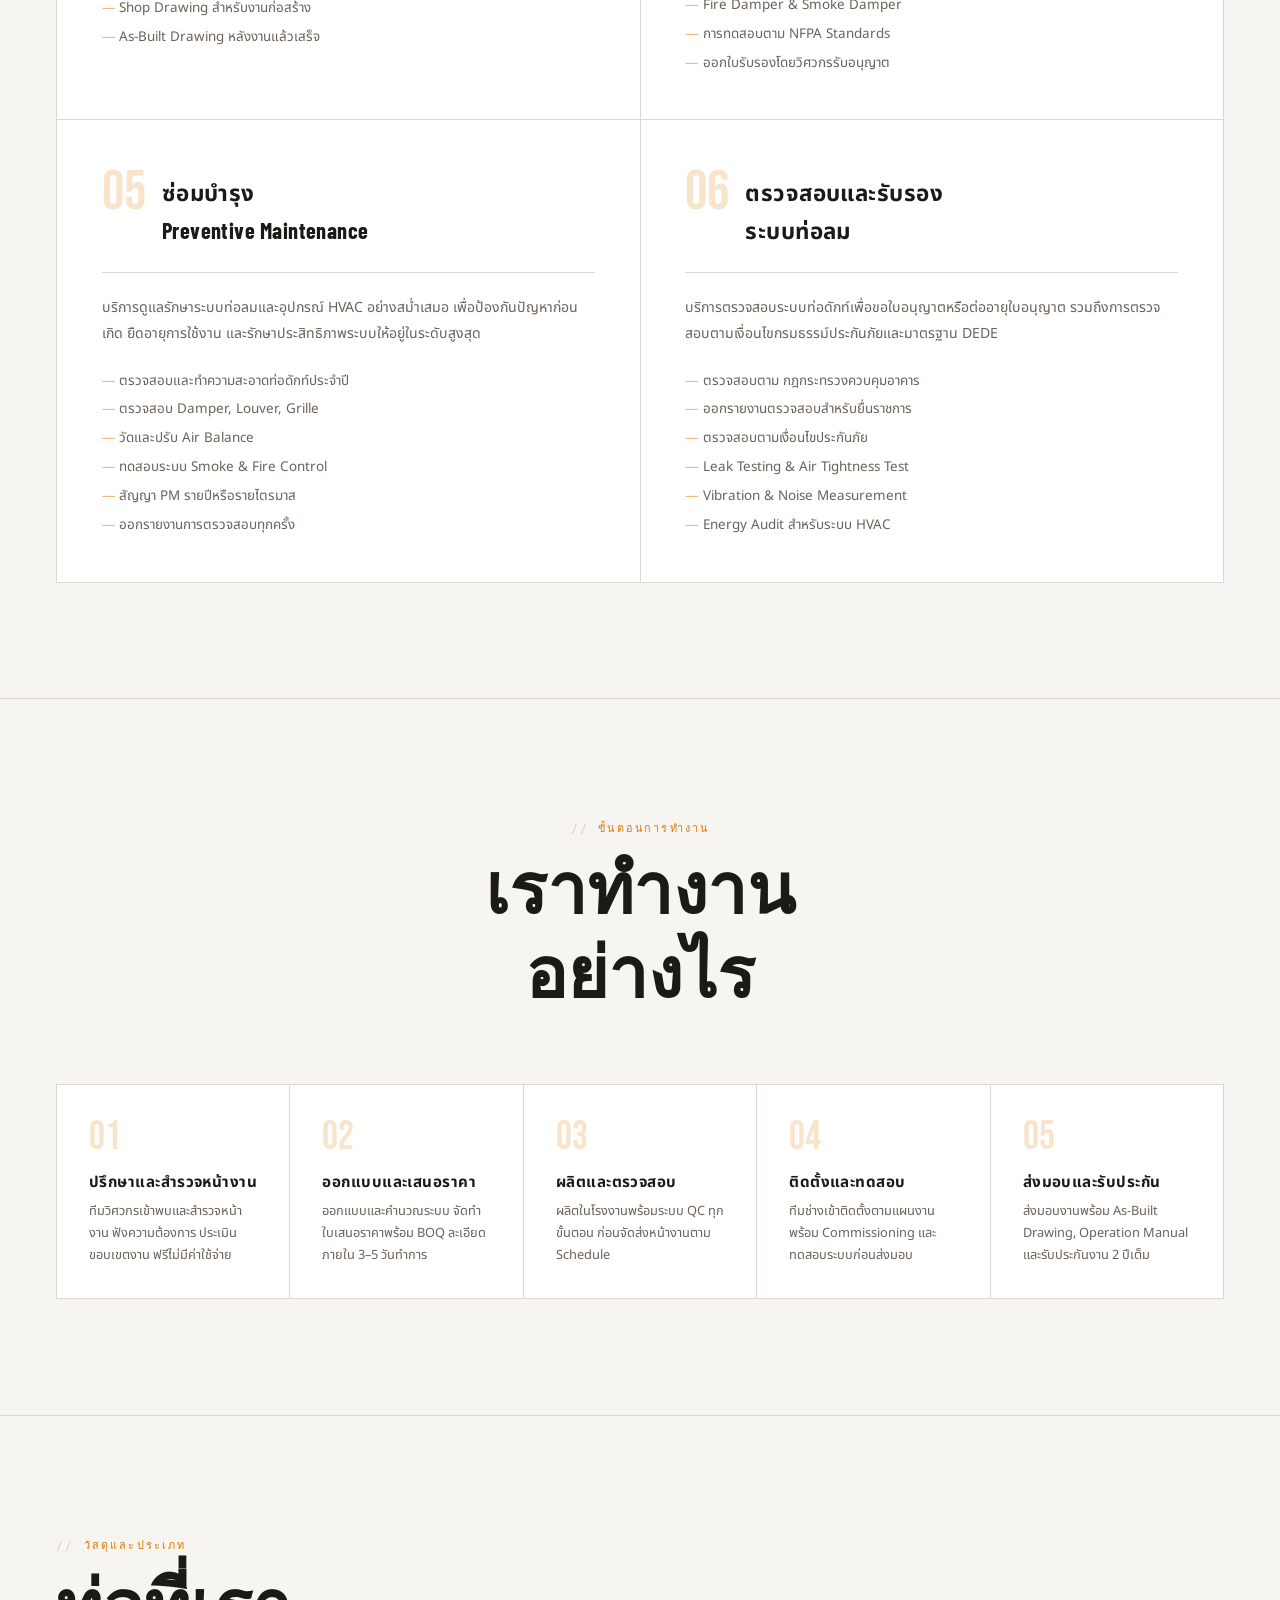
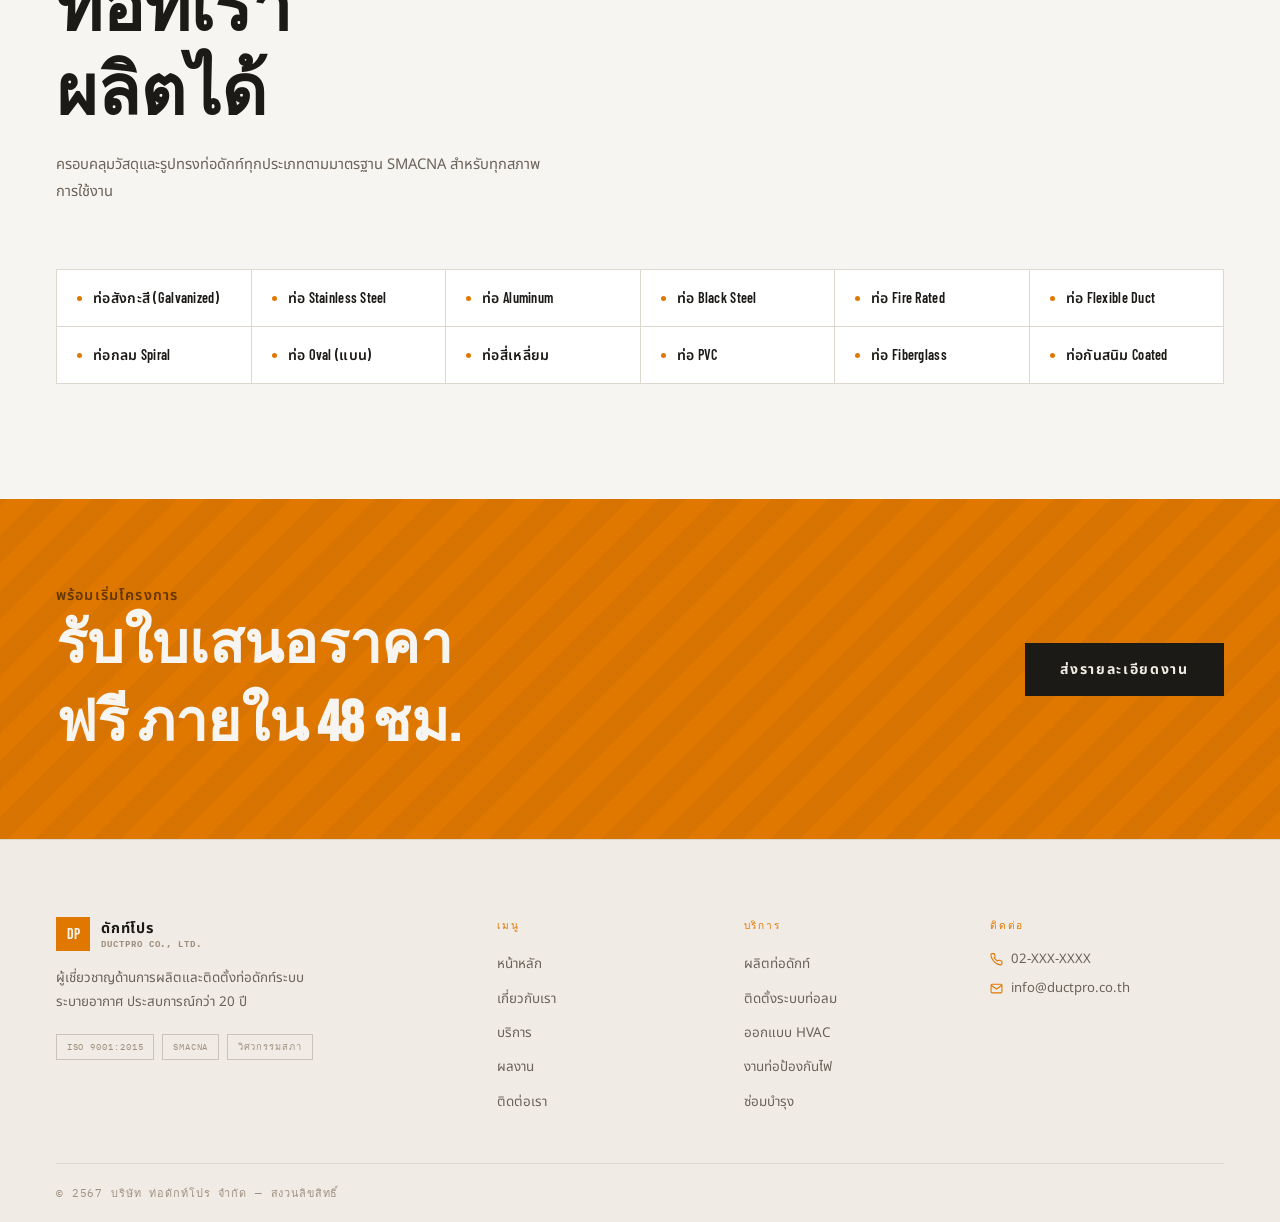
<file: services.html>
<!DOCTYPE html>
<html lang="th">
<head>
  <meta charset="UTF-8">
  <meta name="viewport" content="width=device-width, initial-scale=1.0">
  <title>บริการ | บริษัท ท่อดักท์โปร จำกัด — ผลิต ติดตั้ง ออกแบบ ระบบท่อลม HVAC</title>
  <meta name="description" content="บริการครบวงจร: ผลิตท่อดักท์, ติดตั้งระบบท่อลม, ออกแบบ HVAC, ท่อ Fire Rated, ซ่อมบำรุงประจำปี สำหรับอาคาร โรงงาน โรงแรม โรงพยาบาล">
  <meta name="keywords" content="ผลิตท่อดักท์, ติดตั้งท่อลม, ออกแบบ HVAC, ท่อ fire rated, ซ่อมบำรุงท่อดักท์, ท่อสังกะสี, galvanized duct, duct installation Thailand">
  <link rel="preconnect" href="https://fonts.googleapis.com">
  <link rel="preconnect" href="https://fonts.gstatic.com" crossorigin>
  <link href="https://fonts.googleapis.com/css2?family=Bebas+Neue&family=Barlow+Condensed:wght@400;600;700&family=Noto+Sans+Thai:wght@300;400;500;600;700&family=IBM+Plex+Mono:wght@400;500&display=swap" rel="stylesheet">
  <script async src="https://www.googletagmanager.com/gtag/js?id=G-XXXXXXXXXX"></script>
  <script>window.dataLayer=window.dataLayer||[];function gtag(){dataLayer.push(arguments);}gtag('js',new Date());gtag('config','G-XXXXXXXXXX');</script>
  <link rel="stylesheet" href="css/style.css">
</head>
<body>

<nav class="nav" id="mainNav">
  <div class="nav__inner">
    <a href="index.html" class="nav__logo">
      <div class="nav__logo-mark">DP</div>
      <div class="nav__logo-text">ดักท์โปร<span class="nav__logo-sub">DUCTPRO CO., LTD.</span></div>
    </a>
    <ul class="nav__links">
      <li><a href="index.html">หน้าหลัก</a></li>
      <li><a href="about.html">เกี่ยวกับเรา</a></li>
      <li><a href="services.html" class="active">บริการ</a></li>
      <li><a href="portfolio.html">ผลงาน</a></li>
      <li><a href="contact.html" class="nav__cta">ขอใบเสนอราคา</a></li>
    </ul>
    <button class="nav__toggle" id="navToggle" aria-label="เมนู">
      <span></span><span></span><span></span>
    </button>
  </div>
</nav>

<!-- ─── Page Hero ─────────────────────────────────────────────── -->
<section class="page-hero">
  <div class="container">
    <span class="label">WHAT WE DO</span>
    <h1 class="page-hero__title">บริการ<br>ของเรา</h1>
    <p class="page-hero__sub">บริการครบวงจรตั้งแต่ออกแบบ ผลิต จนถึงติดตั้งและดูแลหลังการขาย รองรับทุกประเภทโครงการ ทุกขนาด</p>
  </div>
</section>

<!-- ─── Service Cards ─────────────────────────────────────────── -->
<section class="section">
  <div class="container">
    <div class="services-full reveal">

      <div class="svc-card">
        <div class="svc-card__header">
          <span class="svc-card__num">01</span>
          <h2 class="svc-card__title">ผลิตท่อดักท์<br>มาตรฐาน SMACNA</h2>
        </div>
        <p class="svc-card__desc">ผลิตท่อระบายอากาศทุกขนาด ทุกรูปทรง ด้วยเครื่องจักร CNC Plasma Cutting และ Auto-seam Lock ที่ทันสมัย กำลังการผลิตกว่า 500 ตันต่อเดือน ทุกชิ้นผ่าน QC ก่อนส่งมอบ</p>
        <ul class="svc-card__items">
          <li>ท่อสี่เหลี่ยม (Rectangular Duct) ทุกขนาด</li>
          <li>ท่อกลม (Round/Spiral Duct)</li>
          <li>ท่อแบน (Flat Oval Duct)</li>
          <li>อุปกรณ์ประกอบ: Elbow, Tee, Reducer, Damper</li>
          <li>วัสดุ: Galvanized, Stainless, Aluminum, Black Steel</li>
          <li>มาตรฐาน SMACNA ระดับ Class A, B, C</li>
        </ul>
      </div>

      <div class="svc-card">
        <div class="svc-card__header">
          <span class="svc-card__num">02</span>
          <h2 class="svc-card__title">ติดตั้งระบบ<br>ท่อลม HVAC</h2>
        </div>
        <p class="svc-card__desc">ทีมช่างผู้เชี่ยวชาญกว่า 30 คน พร้อมอุปกรณ์ครบครัน รับติดตั้งระบบท่อลมสำหรับทุกประเภทอาคาร ทั้งงานใหม่และงานปรับปรุง โดยไม่กระทบการใช้งานของลูกค้า</p>
        <ul class="svc-card__items">
          <li>ระบบ Supply &amp; Return Air</li>
          <li>ระบบ Exhaust &amp; Fresh Air</li>
          <li>ระบบ Pressurization สำหรับบันไดหนีไฟ</li>
          <li>ระบบ Kitchen Hood &amp; Grease Duct</li>
          <li>งาน Commissioning และ Balancing</li>
          <li>ทีมงาน 24 ชั่วโมงสำหรับงานเร่งด่วน</li>
        </ul>
      </div>

      <div class="svc-card">
        <div class="svc-card__header">
          <span class="svc-card__num">03</span>
          <h2 class="svc-card__title">ออกแบบระบบ<br>HVAC &amp; BIM</h2>
        </div>
        <p class="svc-card__desc">บริการออกแบบและคำนวณระบบระบายอากาศโดยวิศวกรที่ได้รับอนุญาต พร้อม BIM Coordination สำหรับโครงการขนาดใหญ่ ลดข้อขัดแย้งก่อนเริ่มก่อสร้าง</p>
        <ul class="svc-card__items">
          <li>คำนวณ Duct Sizing และ Pressure Drop</li>
          <li>ออกแบบตาม ASHRAE Standards</li>
          <li>BIM Modeling (Revit MEP)</li>
          <li>Clash Detection กับงานสาขาอื่น</li>
          <li>Shop Drawing สำหรับงานก่อสร้าง</li>
          <li>As-Built Drawing หลังงานแล้วเสร็จ</li>
        </ul>
      </div>

      <div class="svc-card">
        <div class="svc-card__header">
          <span class="svc-card__num">04</span>
          <h2 class="svc-card__title">งานท่อป้องกันไฟ<br>Fire Rated Duct</h2>
        </div>
        <p class="svc-card__desc">ผลิตและติดตั้งท่อดักท์ทนไฟตามมาตรฐาน NFPA 90A/90B สำหรับงาน Kitchen Exhaust, Smoke Control และ Stairwell Pressurization พร้อมการทดสอบและออกใบรับรอง</p>
        <ul class="svc-card__items">
          <li>ท่อ Fire Rated 1 ชั่วโมง / 2 ชั่วโมง</li>
          <li>ท่อครัว Grease Duct (UL Listed)</li>
          <li>ระบบ Smoke Control &amp; Evacuation</li>
          <li>Fire Damper &amp; Smoke Damper</li>
          <li>การทดสอบตาม NFPA Standards</li>
          <li>ออกใบรับรองโดยวิศวกรรับอนุญาต</li>
        </ul>
      </div>

      <div class="svc-card">
        <div class="svc-card__header">
          <span class="svc-card__num">05</span>
          <h2 class="svc-card__title">ซ่อมบำรุง<br>Preventive Maintenance</h2>
        </div>
        <p class="svc-card__desc">บริการดูแลรักษาระบบท่อลมและอุปกรณ์ HVAC อย่างสม่ำเสมอ เพื่อป้องกันปัญหาก่อนเกิด ยืดอายุการใช้งาน และรักษาประสิทธิภาพระบบให้อยู่ในระดับสูงสุด</p>
        <ul class="svc-card__items">
          <li>ตรวจสอบและทำความสะอาดท่อดักท์ประจำปี</li>
          <li>ตรวจสอบ Damper, Louver, Grille</li>
          <li>วัดและปรับ Air Balance</li>
          <li>ทดสอบระบบ Smoke &amp; Fire Control</li>
          <li>สัญญา PM รายปีหรือรายไตรมาส</li>
          <li>ออกรายงานการตรวจสอบทุกครั้ง</li>
        </ul>
      </div>

      <div class="svc-card">
        <div class="svc-card__header">
          <span class="svc-card__num">06</span>
          <h2 class="svc-card__title">ตรวจสอบและรับรอง<br>ระบบท่อลม</h2>
        </div>
        <p class="svc-card__desc">บริการตรวจสอบระบบท่อดักท์เพื่อขอใบอนุญาตหรือต่ออายุใบอนุญาต รวมถึงการตรวจสอบตามเงื่อนไขกรมธรรม์ประกันภัยและมาตรฐาน DEDE</p>
        <ul class="svc-card__items">
          <li>ตรวจสอบตาม กฎกระทรวงควบคุมอาคาร</li>
          <li>ออกรายงานตรวจสอบสำหรับยื่นราชการ</li>
          <li>ตรวจสอบตามเงื่อนไขประกันภัย</li>
          <li>Leak Testing &amp; Air Tightness Test</li>
          <li>Vibration &amp; Noise Measurement</li>
          <li>Energy Audit สำหรับระบบ HVAC</li>
        </ul>
      </div>

    </div>
  </div>
</section>

<!-- ─── Process ────────────────────────────────────────────────── -->
<section class="section" style="border-top:1px solid var(--border)">
  <div class="container">
    <div class="sec-header sec-header--center reveal">
      <span class="label">ขั้นตอนการทำงาน</span>
      <h2 class="sec-title">เราทำงาน<br>อย่างไร</h2>
    </div>
    <div class="process-steps reveal">
      <div class="process-step">
        <span class="process-step__num">01</span>
        <h3 class="process-step__title">ปรึกษาและสำรวจหน้างาน</h3>
        <p class="process-step__desc">ทีมวิศวกรเข้าพบและสำรวจหน้างาน ฟังความต้องการ ประเมินขอบเขตงาน ฟรีไม่มีค่าใช้จ่าย</p>
      </div>
      <div class="process-step">
        <span class="process-step__num">02</span>
        <h3 class="process-step__title">ออกแบบและเสนอราคา</h3>
        <p class="process-step__desc">ออกแบบและคำนวณระบบ จัดทำใบเสนอราคาพร้อม BOQ ละเอียดภายใน 3–5 วันทำการ</p>
      </div>
      <div class="process-step">
        <span class="process-step__num">03</span>
        <h3 class="process-step__title">ผลิตและตรวจสอบ</h3>
        <p class="process-step__desc">ผลิตในโรงงานพร้อมระบบ QC ทุกขั้นตอน ก่อนจัดส่งหน้างานตาม Schedule</p>
      </div>
      <div class="process-step">
        <span class="process-step__num">04</span>
        <h3 class="process-step__title">ติดตั้งและทดสอบ</h3>
        <p class="process-step__desc">ทีมช่างเข้าติดตั้งตามแผนงาน พร้อม Commissioning และทดสอบระบบก่อนส่งมอบ</p>
      </div>
      <div class="process-step">
        <span class="process-step__num">05</span>
        <h3 class="process-step__title">ส่งมอบและรับประกัน</h3>
        <p class="process-step__desc">ส่งมอบงานพร้อม As-Built Drawing, Operation Manual และรับประกันงาน 2 ปีเต็ม</p>
      </div>
    </div>
  </div>
</section>

<!-- ─── Pipe Types ─────────────────────────────────────────────── -->
<section class="section" style="border-top:1px solid var(--border)">
  <div class="container">
    <div class="sec-header reveal">
      <span class="label">วัสดุและประเภท</span>
      <h2 class="sec-title">ท่อที่เรา<br>ผลิตได้</h2>
      <p class="sec-sub">ครอบคลุมวัสดุและรูปทรงท่อดักท์ทุกประเภทตามมาตรฐาน SMACNA สำหรับทุกสภาพการใช้งาน</p>
    </div>
    <div class="pipe-types reveal">
      <div class="pipe-type"><span class="pipe-type__dot"></span><span class="pipe-type__name">ท่อสังกะสี (Galvanized)</span></div>
      <div class="pipe-type"><span class="pipe-type__dot"></span><span class="pipe-type__name">ท่อ Stainless Steel</span></div>
      <div class="pipe-type"><span class="pipe-type__dot"></span><span class="pipe-type__name">ท่อ Aluminum</span></div>
      <div class="pipe-type"><span class="pipe-type__dot"></span><span class="pipe-type__name">ท่อ Black Steel</span></div>
      <div class="pipe-type"><span class="pipe-type__dot"></span><span class="pipe-type__name">ท่อ Fire Rated</span></div>
      <div class="pipe-type"><span class="pipe-type__dot"></span><span class="pipe-type__name">ท่อ Flexible Duct</span></div>
      <div class="pipe-type"><span class="pipe-type__dot"></span><span class="pipe-type__name">ท่อกลม Spiral</span></div>
      <div class="pipe-type"><span class="pipe-type__dot"></span><span class="pipe-type__name">ท่อ Oval (แบน)</span></div>
      <div class="pipe-type"><span class="pipe-type__dot"></span><span class="pipe-type__name">ท่อสี่เหลี่ยม</span></div>
      <div class="pipe-type"><span class="pipe-type__dot"></span><span class="pipe-type__name">ท่อ PVC</span></div>
      <div class="pipe-type"><span class="pipe-type__dot"></span><span class="pipe-type__name">ท่อ Fiberglass</span></div>
      <div class="pipe-type"><span class="pipe-type__dot"></span><span class="pipe-type__name">ท่อกันสนิม Coated</span></div>
    </div>
  </div>
</section>

<!-- ─── CTA ────────────────────────────────────────────────────── -->
<div class="cta-band">
  <div class="container">
    <div class="cta-band__inner">
      <div>
        <p class="cta-band__sub">พร้อมเริ่มโครงการ</p>
        <h2 class="cta-band__title">รับใบเสนอราคา<br>ฟรี ภายใน 48 ชม.</h2>
      </div>
      <a href="contact.html" class="btn btn--dark btn--lg">ส่งรายละเอียดงาน</a>
    </div>
  </div>
</div>

<!-- ─── Footer ────────────────────────────────────────────────── -->
<footer class="footer">
  <div class="container">
    <div class="footer__grid">
      <div>
        <div class="footer__logo">
          <div class="footer__logo-mark">DP</div>
          <div class="footer__logo-text">ดักท์โปร<span class="footer__logo-sub">DUCTPRO CO., LTD.</span></div>
        </div>
        <p class="footer__tagline">ผู้เชี่ยวชาญด้านการผลิตและติดตั้งท่อดักท์ระบบระบายอากาศ ประสบการณ์กว่า 20 ปี</p>
        <div class="footer__cert">
          <span class="footer__cert-tag">ISO 9001:2015</span>
          <span class="footer__cert-tag">SMACNA</span>
          <span class="footer__cert-tag">วิศวกรรมสภา</span>
        </div>
      </div>
      <div>
        <span class="footer__col-label">เมนู</span>
        <ul class="footer__links">
          <li><a href="index.html">หน้าหลัก</a></li>
          <li><a href="about.html">เกี่ยวกับเรา</a></li>
          <li><a href="services.html">บริการ</a></li>
          <li><a href="portfolio.html">ผลงาน</a></li>
          <li><a href="contact.html">ติดต่อเรา</a></li>
        </ul>
      </div>
      <div>
        <span class="footer__col-label">บริการ</span>
        <ul class="footer__links">
          <li><a href="services.html">ผลิตท่อดักท์</a></li>
          <li><a href="services.html">ติดตั้งระบบท่อลม</a></li>
          <li><a href="services.html">ออกแบบ HVAC</a></li>
          <li><a href="services.html">งานท่อป้องกันไฟ</a></li>
          <li><a href="services.html">ซ่อมบำรุง</a></li>
        </ul>
      </div>
      <div>
        <span class="footer__col-label">ติดต่อ</span>
        <div class="footer__contact-row">
          <svg viewBox="0 0 24 24" fill="none" stroke="currentColor" stroke-width="2"><path d="M22 16.92v3a2 2 0 0 1-2.18 2 19.79 19.79 0 0 1-8.63-3.07A19.5 19.5 0 0 1 4.69 12 19.79 19.79 0 0 1 1.61 3.4 2 2 0 0 1 3.6 1.21h3a2 2 0 0 1 2 1.72 12.84 12.84 0 0 0 .7 2.81 2 2 0 0 1-.45 2.11L7.91 8.9a16 16 0 0 0 6 6l.95-.95a2 2 0 0 1 2.11-.45 12.84 12.84 0 0 0 2.81.7A2 2 0 0 1 22 16.92z"/></svg>
          <span>02-XXX-XXXX</span>
        </div>
        <div class="footer__contact-row">
          <svg viewBox="0 0 24 24" fill="none" stroke="currentColor" stroke-width="2"><path d="M4 4h16c1.1 0 2 .9 2 2v12c0 1.1-.9 2-2 2H4c-1.1 0-2-.9-2-2V6c0-1.1.9-2 2-2z"/><polyline points="22,6 12,13 2,6"/></svg>
          <span>info@ductpro.co.th</span>
        </div>
      </div>
    </div>
    <div class="footer__bottom">
      <span class="footer__copy">© 2567 บริษัท ท่อดักท์โปร จำกัด — สงวนลิขสิทธิ์</span>
    </div>
  </div>
</footer>

<div class="float-social">
  <a href="https://line.me/ti/p/@ductpro" class="float-social__btn float-social__btn--line" target="_blank" rel="noopener" title="Line">
    <svg viewBox="0 0 24 24"><path d="M19.952 12.5c0-4.136-4.145-7.5-9.24-7.5C5.617 5 1.5 8.364 1.5 12.5c0 3.704 3.285 6.81 7.723 7.396.301.065.711.198.814.455.093.234.061.6.03.835l-.133.794c-.04.234-.187.916.804.5 1-.416 5.364-3.16 7.32-5.41C19.344 15.41 19.952 14.02 19.952 12.5z"/></svg>
  </a>
  <a href="https://facebook.com/ductpro.thailand" class="float-social__btn float-social__btn--fb" target="_blank" rel="noopener" title="Facebook">
    <svg viewBox="0 0 24 24"><path d="M24 12.073C24 5.405 18.627 0 12 0S0 5.405 0 12.073C0 18.1 4.388 23.094 10.125 24v-8.437H7.078v-3.49h3.047V9.41c0-3.025 1.791-4.697 4.533-4.697 1.313 0 2.686.236 2.686.236v2.97h-1.513c-1.491 0-1.956.93-1.956 1.883v2.27h3.328l-.532 3.49h-2.796V24C19.612 23.094 24 18.1 24 12.073z"/></svg>
  </a>
</div>

<div class="demo-badge" aria-hidden="true">
  <span class="demo-badge__dot"></span>
  <span class="demo-badge__text">Web Demo</span>
</div>

<script src="js/main.js"></script>
</body>
</html>
</file>
<file: css/style.css>
/* ============================================================
   DUCTPRO — Industrial Pipe & HVAC Company
   ============================================================ */

@import url('https://fonts.googleapis.com/css2?family=Bebas+Neue&family=Barlow+Condensed:wght@400;600;700&family=Noto+Sans+Thai:wght@300;400;500;600;700&family=IBM+Plex+Mono:wght@400;500&display=swap');

/* ── Custom Properties ──────────────────────────────────── */
:root {
  --bg:        #f7f5f1;
  --bg-2:      #f0ece5;
  --bg-3:      #e8e3d9;
  --bg-card:   #ffffff;
  --bg-card-h: #faf9f6;

  --text:      #1c1a16;
  --text-2:    #6b6259;
  --text-3:    #a09080;

  --accent:    #e07800;
  --accent-h:  #f08c18;
  --accent-bg: rgba(224,120,0,0.07);
  --accent-bd: rgba(224,120,0,0.2);

  --steel:     #6a7d8e;
  --border:    #ddd8cf;
  --border-2:  #cac3b8;

  --font-disp: 'Bebas Neue', impact, sans-serif;
  --font-cond: 'Barlow Condensed', 'Noto Sans Thai', sans-serif;
  --font-body: 'Noto Sans Thai', 'Barlow Condensed', sans-serif;
  --font-mono: 'IBM Plex Mono', 'Courier New', monospace;

  --nav-h:  68px;
  --max-w:  1300px;
  --pad:    clamp(1.25rem, 4.5vw, 3.5rem);
  --gap:    clamp(1rem, 2.5vw, 2rem);
  --tr:     0.26s cubic-bezier(0.4, 0, 0.2, 1);
  --tr-out: 0.6s  cubic-bezier(0.16, 1, 0.3, 1);
}

/* ── Reset ──────────────────────────────────────────────── */
*, *::before, *::after { box-sizing: border-box; margin: 0; padding: 0; }
html { font-size: 16px; scroll-behavior: smooth; }
body {
  background: var(--bg);
  color: var(--text);
  font-family: var(--font-body);
  font-size: 1rem;
  line-height: 1.7;
  -webkit-font-smoothing: antialiased;
  overflow-x: hidden;
}
img { display: block; max-width: 100%; }
a { color: inherit; text-decoration: none; }
ul { list-style: none; }
button { cursor: pointer; border: none; background: none; font: inherit; }
input, textarea, select { font-family: var(--font-body); font-size: 1rem; color: var(--text); }

::-webkit-scrollbar { width: 3px; }
::-webkit-scrollbar-track { background: var(--bg-3); }
::-webkit-scrollbar-thumb { background: var(--accent); }

/* ── Layout ─────────────────────────────────────────────── */
.container {
  max-width: var(--max-w);
  margin: 0 auto;
  padding: 0 var(--pad);
}
.section { padding: clamp(4rem, 9vw, 8rem) 0; }
.section--sm { padding: clamp(2.5rem, 5vw, 4.5rem) 0; }

/* ── Type Utilities ─────────────────────────────────────── */
.label {
  font-family: var(--font-mono);
  font-size: 0.68rem;
  letter-spacing: 0.2em;
  text-transform: uppercase;
  color: var(--accent);
  display: inline-block;
}
.label::before { content: '// '; opacity: 0.45; }

/* ── Navigation ─────────────────────────────────────────── */
.nav {
  position: fixed;
  inset: 0 0 auto;
  z-index: 100;
  height: var(--nav-h);
  background: rgba(247,245,241,0.9);
  backdrop-filter: blur(16px);
  -webkit-backdrop-filter: blur(16px);
  border-bottom: 1px solid var(--border);
  transition: background var(--tr), border-color var(--tr);
}
.nav.scrolled {
  background: rgba(247,245,241,0.98);
  border-bottom-color: var(--border-2);
}
.nav__inner {
  display: flex;
  align-items: center;
  justify-content: space-between;
  height: 100%;
  max-width: var(--max-w);
  margin: 0 auto;
  padding: 0 var(--pad);
}

.nav__logo {
  display: flex;
  align-items: center;
  gap: 0.7rem;
}
.nav__logo-mark {
  width: 36px; height: 36px;
  background: var(--accent);
  color: var(--bg);
  display: flex; align-items: center; justify-content: center;
  font-family: var(--font-disp);
  font-size: 1.05rem;
  letter-spacing: 0.05em;
  flex-shrink: 0;
}
.nav__logo-text {
  font-family: var(--font-cond);
  font-weight: 700;
  font-size: 0.95rem;
  letter-spacing: 0.06em;
  line-height: 1.1;
}
.nav__logo-sub {
  display: block;
  font-family: var(--font-mono);
  font-size: 0.58rem;
  color: var(--text-3);
  letter-spacing: 0.12em;
  margin-top: 1px;
}

.nav__links {
  display: flex;
  align-items: center;
  gap: 0.15rem;
}
.nav__links a {
  padding: 0.38rem 0.8rem;
  font-family: var(--font-cond);
  font-weight: 600;
  font-size: 0.82rem;
  letter-spacing: 0.1em;
  text-transform: uppercase;
  color: var(--text-2);
  transition: color var(--tr);
  position: relative;
}
.nav__links a::after {
  content: '';
  position: absolute;
  bottom: -1px; left: 50%; right: 50%;
  height: 1px;
  background: var(--accent);
  transition: left var(--tr), right var(--tr);
}
.nav__links a:hover,
.nav__links a.active { color: var(--text); }
.nav__links a:hover::after,
.nav__links a.active::after { left: 0.8rem; right: 0.8rem; }

.nav__cta {
  margin-left: 0.6rem;
  padding: 0.48rem 1.2rem !important;
  background: var(--accent) !important;
  color: var(--bg) !important;
  font-weight: 700 !important;
  transition: background var(--tr) !important;
}
.nav__cta::after { display: none !important; }
.nav__cta:hover { background: var(--accent-h) !important; color: var(--bg) !important; }

.nav__toggle {
  display: none;
  flex-direction: column;
  gap: 5px;
  padding: 4px;
}
.nav__toggle span {
  display: block;
  width: 22px; height: 1.5px;
  background: var(--text);
  transition: transform var(--tr), opacity var(--tr);
  transform-origin: center;
}
.nav__toggle.open span:nth-child(1) { transform: translateY(6.5px) rotate(45deg); }
.nav__toggle.open span:nth-child(2) { opacity: 0; transform: scaleX(0); }
.nav__toggle.open span:nth-child(3) { transform: translateY(-6.5px) rotate(-45deg); }

/* ── Buttons ─────────────────────────────────────────────── */
.btn {
  display: inline-flex;
  align-items: center;
  gap: 0.55rem;
  padding: 0.72rem 1.7rem;
  font-family: var(--font-cond);
  font-weight: 700;
  font-size: 0.82rem;
  letter-spacing: 0.12em;
  text-transform: uppercase;
  transition: all var(--tr);
  white-space: nowrap;
}
.btn svg { width: 14px; height: 14px; flex-shrink: 0; }
.btn--primary {
  background: var(--accent);
  color: var(--bg);
}
.btn--primary:hover { background: var(--accent-h); transform: translateY(-1px); }
.btn--outline {
  background: transparent;
  color: var(--text-2);
  border: 1px solid var(--border-2);
}
.btn--outline:hover { border-color: var(--accent); color: var(--accent); }
.btn--dark { background: #1c1a16; color: #f0ece4; }
.btn--dark:hover { background: #2e2a24; }
.btn--lg { padding: 0.9rem 2.2rem; font-size: 0.88rem; }

/* ── Hero ────────────────────────────────────────────────── */
.hero {
  position: relative;
  min-height: 100svh;
  min-height: 100vh;
  padding-top: var(--nav-h);
  display: flex;
  align-items: flex-end;
  overflow: hidden;
}
/* Blueprint grid */
.hero::before {
  content: '';
  position: absolute;
  inset: 0;
  background-image:
    linear-gradient(rgba(0,0,0,0.05) 1px, transparent 1px),
    linear-gradient(90deg, rgba(0,0,0,0.05) 1px, transparent 1px),
    linear-gradient(rgba(0,0,0,0.025) 1px, transparent 1px),
    linear-gradient(90deg, rgba(0,0,0,0.025) 1px, transparent 1px);
  background-size: 80px 80px, 80px 80px, 16px 16px, 16px 16px;
  pointer-events: none;
}
/* Accent glow */
.hero::after {
  content: '';
  position: absolute;
  right: 5%; top: 20%;
  width: 50%; height: 60%;
  background: radial-gradient(ellipse, rgba(224,120,0,0.06) 0%, transparent 65%);
  pointer-events: none;
}
.hero__deco {
  position: absolute;
  right: calc(var(--pad) - 2rem);
  top: 50%;
  transform: translateY(-52%);
  width: clamp(280px, 38vw, 520px);
  opacity: 0.07;
  pointer-events: none;
}
.hero__content {
  position: relative;
  z-index: 2;
  width: 100%;
  padding-bottom: clamp(3rem, 7vw, 6rem);
}
.hero__inner {
  max-width: var(--max-w);
  margin: 0 auto;
  padding: 0 var(--pad);
}
.hero__eyebrow { margin-bottom: 1.25rem; }
.hero__title {
  font-family: var(--font-disp);
  font-size: clamp(2.2rem, 5vw, 4rem);
  line-height: 1.5;
  letter-spacing: 0.01em;
  color: var(--text);
}
.hero__title em {
  font-style: normal;
  color: var(--accent);
  display: block;
}
.hero__rule {
  display: flex;
  align-items: center;
  gap: 1.2rem;
  margin: 1.2rem 0 1.5rem;
}
.hero__rule-line {
  width: 160px; height: 1px;
  background: linear-gradient(90deg, var(--accent) 0%, transparent 100%);
}
.hero__rule-text {
  font-family: var(--font-mono);
  font-size: 0.65rem;
  letter-spacing: 0.2em;
  text-transform: uppercase;
  color: var(--text-2);
  white-space: nowrap;
}
.hero__desc {
  color: var(--text-2);
  font-size: 0.95rem;
  line-height: 1.85;
  max-width: 430px;
  margin-bottom: 2.25rem;
}
.hero__actions {
  display: flex;
  align-items: center;
  gap: 1rem;
  flex-wrap: wrap;
}
.hero__stats {
  display: flex;
  gap: clamp(1.5rem, 4vw, 3.5rem);
  flex-wrap: wrap;
  margin-top: clamp(2rem, 4vw, 3rem);
  padding-top: clamp(2rem, 4vw, 3rem);
  border-top: 1px solid var(--border);
}
.hero__stat {}
.hero__stat-num {
  font-family: var(--font-disp);
  font-size: clamp(1.8rem, 3.5vw, 2.8rem);
  color: var(--accent);
  line-height: 1;
  display: block;
}
.hero__stat-label {
  font-family: var(--font-mono);
  font-size: 0.63rem;
  color: var(--text-3);
  letter-spacing: 0.14em;
  text-transform: uppercase;
  display: block;
  margin-top: 0.3rem;
}

/* ── Section Header ─────────────────────────────────────── */
.sec-header { margin-bottom: clamp(2.5rem, 5vw, 4rem); }
.sec-header--center { text-align: center; }
.sec-header--row {
  display: flex;
  align-items: flex-end;
  justify-content: space-between;
  gap: 2rem;
  flex-wrap: wrap;
}
.sec-title {
  font-family: var(--font-disp);
  font-size: clamp(2.4rem, 5.5vw, 5rem);
  line-height: 1.2;
  margin-top: 0.6rem;
}
.sec-sub {
  color: var(--text-2);
  max-width: 500px;
  margin-top: 0.9rem;
  font-size: 0.92rem;
  line-height: 1.85;
}

/* ── Service Cards (Home preview) ───────────────────────── */
.services-grid {
  display: grid;
  grid-template-columns: repeat(auto-fit, minmax(265px, 1fr));
  gap: 1px;
  background: var(--border);
  border: 1px solid var(--border);
}
.service-card {
  background: var(--bg-card);
  padding: clamp(1.75rem, 3vw, 2.5rem);
  position: relative;
  overflow: hidden;
  transition: background var(--tr), box-shadow var(--tr);
}
.service-card:hover {
  box-shadow: 0 4px 24px rgba(0,0,0,0.07);
}
.service-card::before {
  content: '';
  position: absolute;
  top: 0; left: 0; right: 0;
  height: 2px;
  background: var(--accent);
  transform: scaleX(0);
  transform-origin: left;
  transition: transform var(--tr-out);
}
.service-card:hover { background: var(--bg-card-h); }
.service-card:hover::before { transform: scaleX(1); }
.service-card__num {
  font-family: var(--font-mono);
  font-size: 0.62rem;
  color: var(--accent);
  letter-spacing: 0.22em;
  margin-bottom: 1.2rem;
  display: block;
  opacity: 0.8;
}
.service-card__icon {
  width: 40px; height: 40px;
  color: var(--accent);
  margin-bottom: 1.1rem;
  opacity: 0.85;
}
.service-card__title {
  font-family: var(--font-cond);
  font-size: 1.2rem;
  font-weight: 700;
  letter-spacing: 0.03em;
  margin-bottom: 0.65rem;
}
.service-card__desc {
  font-size: 0.87rem;
  color: var(--text-2);
  line-height: 1.8;
}
.service-card__link {
  display: inline-flex;
  align-items: center;
  gap: 0.35rem;
  font-family: var(--font-cond);
  font-size: 0.72rem;
  font-weight: 700;
  letter-spacing: 0.12em;
  text-transform: uppercase;
  color: var(--accent);
  margin-top: 1.2rem;
  opacity: 0;
  transform: translateX(-6px);
  transition: opacity var(--tr), transform var(--tr);
}
.service-card__link svg { width: 12px; height: 12px; }
.service-card:hover .service-card__link { opacity: 1; transform: translateX(0); }

/* ── Stats Strip ─────────────────────────────────────────── */
.stats-strip {
  background: var(--bg-2);
  border-top: 1px solid var(--border);
  border-bottom: 1px solid var(--border);
}
.stats-grid {
  display: grid;
  grid-template-columns: repeat(4, 1fr);
  gap: 1px;
  background: var(--border);
  border: 1px solid var(--border);
}
.stat-item {
  background: var(--bg-2);
  padding: clamp(2rem, 4vw, 3rem);
  text-align: center;
  position: relative;
  overflow: hidden;
}
.stat-item::before {
  content: '';
  position: absolute;
  bottom: 0; left: 0; right: 0;
  height: 1px;
  background: transparent;
  transition: background var(--tr);
}
.stat-item:hover::before { background: var(--accent); }
.stat-item__num {
  font-family: var(--font-disp);
  font-size: clamp(2.8rem, 5vw, 5rem);
  color: var(--accent);
  line-height: 1;
  display: block;
  letter-spacing: 0.02em;
}
.stat-item__label {
  font-family: var(--font-mono);
  font-size: 0.68rem;
  letter-spacing: 0.16em;
  text-transform: uppercase;
  color: var(--text-2);
  margin-top: 0.5rem;
  display: block;
}

/* ── Portfolio Preview (Home) ───────────────────────────── */
.port-grid {
  display: grid;
  grid-template-columns: 3fr 1.3fr 1.3fr;
  grid-template-rows: clamp(200px, 24vw, 380px) clamp(200px, 24vw, 380px);
  gap: 1px;
  background: var(--border);
}

/* Explicit placement — CSS classes so media queries can override */
.port-main { grid-column: 1; grid-row: 1 / span 2; }
.port-r1   { grid-column: 2; grid-row: 1; }
.port-r2   { grid-column: 3; grid-row: 1; }
.port-r3   { grid-column: 2; grid-row: 2; }
.port-r4   { grid-column: 3; grid-row: 2; }

.port-item {
  position: relative;
  overflow: hidden;
  background: var(--bg-3);
  width: 100%;
  height: 100%;
}
.port-item__bg {
  position: absolute;
  inset: 0;
  transition: transform 0.7s var(--tr-out);
}
.port-item:hover .port-item__bg { transform: scale(1.05); }
.port-item__overlay {
  position: absolute;
  inset: 0;
  background: linear-gradient(180deg, transparent 40%, rgba(0,0,0,0.88) 100%);
  display: flex;
  flex-direction: column;
  justify-content: flex-end;
  padding: clamp(1rem, 2.5vw, 1.75rem);
  opacity: 0;
  transition: opacity var(--tr);
}
.port-item:hover .port-item__overlay { opacity: 1; }
.port-item__tag {
  font-family: var(--font-mono);
  font-size: 0.6rem;
  letter-spacing: 0.18em;
  text-transform: uppercase;
  color: var(--accent);
  margin-bottom: 0.3rem;
  display: block;
}
.port-item__name {
  font-family: var(--font-cond);
  font-size: 1.1rem;
  font-weight: 700;
  letter-spacing: 0.02em;
  color: #fff;
}

/* Image Placeholder Styles */
.pf-bg { position: absolute; inset: 0; }
/* industrial grid overlay on all pf items */
.pf-bg::after {
  content: '';
  position: absolute;
  inset: 0;
  background-image:
    repeating-linear-gradient(0deg, transparent, transparent 39px, rgba(224,120,0,0.05) 39px, rgba(224,120,0,0.05) 40px),
    repeating-linear-gradient(90deg, transparent, transparent 39px, rgba(224,120,0,0.05) 39px, rgba(224,120,0,0.05) 40px);
}

.pf-1 { background: linear-gradient(155deg, #1d1608 0%, #2b1e0a 60%, #120f06 100%); }
.pf-2 { background: linear-gradient(220deg, #081520 0%, #0e1f30 50%, #061018 100%); }
.pf-3 { background: linear-gradient(60deg,  #0f1810 0%, #172614 100%); }
.pf-4 { background: linear-gradient(140deg, #18080a 0%, #250e12 60%, #120608 100%); }
.pf-5 { background: linear-gradient(200deg, #141414 0%, #1c1c1c 100%); }
.pf-6 { background: linear-gradient(80deg,  #0c1420 0%, #152030 100%); }
.pf-7 { background: linear-gradient(240deg, #1a1300 0%, #261c00 60%, #100d00 100%); }
.pf-8 { background: linear-gradient(30deg,  #160b1a 0%, #200f26 60%, #0e0812 100%); }
.pf-9 { background: linear-gradient(170deg, #0a140e 0%, #122019 100%); }
.pf-10 { background: linear-gradient(310deg, #1a0a0a 0%, #260e0e 60%, #110606 100%); }
.pf-11 { background: linear-gradient(110deg, #141008 0%, #1e1810 100%); }
.pf-12 { background: linear-gradient(260deg, #080f18 0%, #0c1620 100%); }

/* Pipe cross-section mark in portfolio items */
.pf-mark {
  position: absolute;
  top: 50%; left: 50%;
  transform: translate(-50%, -50%);
  opacity: 0.18;
  width: 60%;
  max-width: 120px;
}

/* ── CTA Band ────────────────────────────────────────────── */
.cta-band {
  background: var(--accent);
  padding: clamp(3rem, 6vw, 5rem) 0;
  position: relative;
  overflow: hidden;
}
.cta-band::before {
  content: '';
  position: absolute;
  inset: 0;
  background: repeating-linear-gradient(-45deg, transparent, transparent 20px, rgba(0,0,0,0.04) 20px, rgba(0,0,0,0.04) 40px);
}
.cta-band__inner {
  position: relative;
  display: flex;
  align-items: center;
  justify-content: space-between;
  gap: 2rem;
  flex-wrap: wrap;
}
.cta-band__title {
  font-family: var(--font-disp);
  font-size: clamp(1.8rem, 4.5vw, 4rem);
  line-height: 1.35;
  color: var(--bg);
}
.cta-band__sub {
  font-family: var(--font-cond);
  font-size: 0.9rem;
  font-weight: 600;
  letter-spacing: 0.08em;
  color: rgba(0,0,0,0.55);
  margin-top: 0.4rem;
  text-transform: uppercase;
}

/* ── Page Hero ───────────────────────────────────────────── */
.page-hero {
  padding: calc(var(--nav-h) + clamp(3rem, 6vw, 5.5rem)) 0 clamp(3rem, 5vw, 5rem);
  border-bottom: 1px solid var(--border);
  position: relative;
  overflow: hidden;
}
.page-hero::after {
  content: '';
  position: absolute;
  top: 0; right: 0;
  width: 38%; height: 100%;
  background: linear-gradient(90deg, transparent, var(--accent-bg));
  pointer-events: none;
}
.page-hero__eyebrow { margin-bottom: 1rem; }
.page-hero__title {
  font-family: var(--font-disp);
  font-size: clamp(3rem, 9vw, 9rem);
  line-height: 1.35;
  position: relative;
  z-index: 1;
}
.page-hero__sub {
  color: var(--text-2);
  font-size: 1rem;
  max-width: 560px;
  margin-top: 1.25rem;
  line-height: 1.85;
  position: relative;
  z-index: 1;
}

/* ── About ───────────────────────────────────────────────── */
.about-split {
  display: grid;
  grid-template-columns: 1fr 1.1fr;
  gap: clamp(3rem, 6vw, 6rem);
  align-items: center;
}
.about-visual {
  position: relative;
  aspect-ratio: 3/4;
  background: var(--bg-3);
  overflow: hidden;
}
.about-visual::after {
  content: '';
  position: absolute;
  bottom: 0; right: 0;
  width: 55%; height: 55%;
  border-right: 2px solid var(--accent);
  border-bottom: 2px solid var(--accent);
  opacity: 0.6;
  pointer-events: none;
}
.about-visual-inner {
  position: absolute;
  inset: 0;
  background:
    repeating-linear-gradient(0deg, transparent, transparent 58px, rgba(224,120,0,0.07) 58px, rgba(224,120,0,0.07) 59px),
    repeating-linear-gradient(90deg, transparent, transparent 58px, rgba(224,120,0,0.07) 58px, rgba(224,120,0,0.07) 59px),
    linear-gradient(155deg, #e8e0d0 0%, #d8cfc0 100%);
}
.about-visual-badge {
  position: absolute;
  bottom: 1.5rem;
  left: 1.5rem;
  background: var(--accent);
  color: var(--bg);
  padding: 0.75rem 1.25rem;
  font-family: var(--font-cond);
  font-weight: 700;
  font-size: 0.8rem;
  letter-spacing: 0.08em;
  text-transform: uppercase;
  display: flex;
  flex-direction: column;
  gap: 0.1rem;
}
.about-visual-badge__num {
  font-family: var(--font-disp);
  font-size: 2.2rem;
  line-height: 1;
}

.about-text .label { margin-bottom: 0.9rem; }
.about-text h2 {
  font-family: var(--font-disp);
  font-size: clamp(2rem, 4vw, 3.5rem);
  line-height: 1.35;
  margin-bottom: 1.5rem;
}
.about-text p {
  color: var(--text-2);
  line-height: 1.9;
  font-size: 0.93rem;
  margin-bottom: 1.1rem;
}

/* Timeline */
.timeline {
  position: relative;
  padding-left: 2.25rem;
}
.timeline::before {
  content: '';
  position: absolute;
  left: 0.4rem; top: 0.6rem; bottom: 2rem;
  width: 1px;
  background: linear-gradient(180deg, var(--accent) 0%, transparent 100%);
}
.timeline__item {
  position: relative;
  margin-bottom: 2.25rem;
}
.timeline__item::before {
  content: '';
  position: absolute;
  left: -1.875rem;
  top: 0.45rem;
  width: 7px; height: 7px;
  background: var(--accent);
  border-radius: 50%;
  box-shadow: 0 0 8px rgba(224,120,0,0.5);
}
.timeline__year {
  font-family: var(--font-mono);
  font-size: 0.66rem;
  color: var(--accent);
  letter-spacing: 0.1em;
  display: block;
  margin-bottom: 0.25rem;
}
.timeline__title {
  font-family: var(--font-cond);
  font-size: 1.05rem;
  font-weight: 700;
  letter-spacing: 0.02em;
  margin-bottom: 0.35rem;
}
.timeline__desc {
  font-size: 0.85rem;
  color: var(--text-2);
  line-height: 1.75;
}

/* Values */
.values-grid {
  display: grid;
  grid-template-columns: repeat(auto-fit, minmax(210px, 1fr));
  gap: 1px;
  background: var(--border);
  border: 1px solid var(--border);
}
.value-card {
  background: var(--bg-card);
  padding: clamp(1.5rem, 2.5vw, 2rem);
  position: relative;
  overflow: hidden;
  transition: background var(--tr);
}
.value-card:hover { background: var(--bg-card-h); }
.value-card::before {
  content: '';
  position: absolute;
  top: 0; left: 0; right: 0;
  height: 1px;
  background: var(--accent);
  transform: scaleX(0);
  transform-origin: left;
  transition: transform var(--tr-out);
}
.value-card:hover::before { transform: scaleX(1); }
.value-card__num {
  font-family: var(--font-disp);
  font-size: 3.5rem;
  color: var(--accent);
  opacity: 0.12;
  line-height: 1;
  margin-bottom: 0.5rem;
}
.value-card__title {
  font-family: var(--font-cond);
  font-size: 1.1rem;
  font-weight: 700;
  letter-spacing: 0.03em;
  margin-bottom: 0.5rem;
}
.value-card__desc {
  font-size: 0.84rem;
  color: var(--text-2);
  line-height: 1.75;
}

/* Team */
.team-grid {
  display: grid;
  grid-template-columns: repeat(auto-fill, minmax(220px, 1fr));
  gap: var(--gap);
}
.team-card {
  position: relative;
}
.team-card__photo {
  aspect-ratio: 3/4;
  background: var(--bg-3);
  position: relative;
  overflow: hidden;
  margin-bottom: 1.1rem;
}
.team-card__photo-inner {
  position: absolute;
  inset: 0;
  background:
    repeating-linear-gradient(135deg, transparent, transparent 18px, rgba(224,120,0,0.06) 18px, rgba(224,120,0,0.06) 19px),
    linear-gradient(160deg, #e0d8c8 0%, #cfc7b5 100%);
}
.team-card__photo::after {
  content: '';
  position: absolute;
  bottom: 0; left: 0; right: 0;
  height: 2px;
  background: var(--accent);
}
.team-card__name {
  font-family: var(--font-cond);
  font-weight: 700;
  font-size: 1rem;
  letter-spacing: 0.04em;
  margin-bottom: 0.2rem;
}
.team-card__role {
  font-family: var(--font-mono);
  font-size: 0.65rem;
  letter-spacing: 0.1em;
  text-transform: uppercase;
  color: var(--accent);
}

/* ── Services Page ───────────────────────────────────────── */
.services-full {
  display: grid;
  grid-template-columns: 1fr 1fr;
  gap: 1px;
  background: var(--border);
  border: 1px solid var(--border);
}
.svc-card {
  background: var(--bg-card);
  padding: clamp(1.75rem, 3.5vw, 3rem);
  position: relative;
  overflow: hidden;
  transition: background var(--tr);
}
.svc-card:hover { background: var(--bg-card-h); }
.svc-card::before {
  content: '';
  position: absolute;
  top: 0; left: 0; right: 0;
  height: 2px;
  background: var(--accent);
  transform: scaleX(0);
  transform-origin: left;
  transition: transform var(--tr-out);
}
.svc-card:hover::before { transform: scaleX(1); }
.svc-card__header {
  display: flex;
  align-items: flex-start;
  gap: 1rem;
  margin-bottom: 1.4rem;
  padding-bottom: 1.4rem;
  border-bottom: 1px solid var(--border);
}
.svc-card__num {
  font-family: var(--font-disp);
  font-size: 3.5rem;
  color: var(--accent);
  opacity: 0.2;
  line-height: 1;
  flex-shrink: 0;
  transition: opacity var(--tr);
}
.svc-card:hover .svc-card__num { opacity: 0.4; }
.svc-card__title {
  font-family: var(--font-cond);
  font-size: clamp(1.1rem, 2vw, 1.4rem);
  font-weight: 700;
  letter-spacing: 0.02em;
  padding-top: 0.5rem;
}
.svc-card__desc {
  color: var(--text-2);
  font-size: 0.88rem;
  line-height: 1.85;
  margin-bottom: 1.4rem;
}
.svc-card__items {
  display: flex;
  flex-direction: column;
  gap: 0.38rem;
}
.svc-card__items li {
  font-size: 0.84rem;
  color: var(--text-2);
  padding-left: 1.1rem;
  position: relative;
}
.svc-card__items li::before {
  content: '—';
  position: absolute; left: 0;
  color: var(--accent);
  opacity: 0.55;
}

/* Process Steps */
.process-steps {
  display: grid;
  grid-template-columns: repeat(5, 1fr);
  gap: 1px;
  background: var(--border);
  border: 1px solid var(--border);
  counter-reset: step;
}
.process-step {
  background: var(--bg-card);
  padding: clamp(1.5rem, 2.5vw, 2rem);
  position: relative;
}
.process-step__num {
  font-family: var(--font-disp);
  font-size: 2.5rem;
  color: var(--accent);
  opacity: 0.2;
  line-height: 1;
  margin-bottom: 0.75rem;
  display: block;
}
.process-step__title {
  font-family: var(--font-cond);
  font-weight: 700;
  font-size: 0.95rem;
  letter-spacing: 0.03em;
  margin-bottom: 0.4rem;
}
.process-step__desc {
  font-size: 0.8rem;
  color: var(--text-2);
  line-height: 1.7;
}

/* Pipe Types */
.pipe-types {
  display: grid;
  grid-template-columns: repeat(auto-fill, minmax(190px, 1fr));
  gap: 1px;
  background: var(--border);
  border: 1px solid var(--border);
}
.pipe-type {
  background: var(--bg-card);
  padding: 1rem 1.25rem;
  display: flex;
  align-items: center;
  gap: 0.7rem;
  transition: background var(--tr);
}
.pipe-type:hover { background: var(--bg-card-h); }
.pipe-type__dot {
  width: 5px; height: 5px;
  border-radius: 50%;
  background: var(--accent);
  flex-shrink: 0;
}
.pipe-type__name {
  font-family: var(--font-cond);
  font-size: 0.88rem;
  font-weight: 600;
  letter-spacing: 0.02em;
}

/* ── Portfolio Page ──────────────────────────────────────── */
.filter-bar {
  display: flex;
  gap: 0.4rem;
  flex-wrap: wrap;
  margin-bottom: 2.5rem;
}
.filter-btn {
  padding: 0.45rem 1.1rem;
  font-family: var(--font-cond);
  font-weight: 700;
  font-size: 0.78rem;
  letter-spacing: 0.12em;
  text-transform: uppercase;
  color: var(--text-2);
  border: 1px solid var(--border-2);
  transition: all var(--tr);
}
.filter-btn:hover { border-color: var(--text-3); color: var(--text); }
.filter-btn.active {
  background: var(--accent);
  color: var(--bg);
  border-color: var(--accent);
}
.portfolio-full {
  display: grid;
  grid-template-columns: repeat(3, 1fr);
  gap: 1px;
  background: var(--border);
}
.pf-item {
  position: relative;
  overflow: hidden;
  background: var(--bg-3);
  aspect-ratio: 4/3;
  cursor: pointer;
}
.pf-item__bg {
  position: absolute;
  inset: 0;
  transition: transform 0.75s var(--tr-out);
}
.pf-item:hover .pf-item__bg { transform: scale(1.06); }
.pf-item__overlay {
  position: absolute;
  inset: 0;
  background: linear-gradient(180deg, transparent 25%, rgba(0,0,0,0.92) 100%);
  display: flex;
  flex-direction: column;
  justify-content: flex-end;
  padding: 1.4rem;
  transform: translateY(calc(100% - 52px));
  transition: transform 0.38s cubic-bezier(0.4,0,0.2,1);
}
.pf-item:hover .pf-item__overlay { transform: translateY(0); }
.pf-item__tag {
  font-family: var(--font-mono);
  font-size: 0.6rem;
  color: var(--accent);
  letter-spacing: 0.18em;
  text-transform: uppercase;
  margin-bottom: 0.28rem;
  display: block;
}
.pf-item__name {
  font-family: var(--font-cond);
  font-weight: 700;
  font-size: 1.05rem;
  color: #fff;
  margin-bottom: 0.5rem;
  letter-spacing: 0.02em;
}
.pf-item__meta {
  font-size: 0.78rem;
  color: rgba(255,255,255,0.5);
  line-height: 1.5;
}

/* ── Contact ─────────────────────────────────────────────── */
.contact-layout {
  display: grid;
  grid-template-columns: 1fr 1.6fr;
  gap: clamp(3rem, 6vw, 6rem);
  align-items: start;
}
.contact-info__heading {
  font-family: var(--font-disp);
  font-size: clamp(2rem, 4vw, 3.8rem);
  line-height: 1.35;
  margin-bottom: 1.5rem;
}
.contact-info__desc {
  color: var(--text-2);
  font-size: 0.9rem;
  line-height: 1.85;
  margin-bottom: 2rem;
}
.contact-details { display: flex; flex-direction: column; gap: 1.1rem; margin-bottom: 2rem; }
.contact-detail {
  display: flex;
  gap: 0.9rem;
  align-items: flex-start;
}
.contact-detail__icon {
  width: 38px; height: 38px;
  background: var(--bg-3);
  border: 1px solid var(--border-2);
  display: flex; align-items: center; justify-content: center;
  color: var(--accent);
  flex-shrink: 0;
}
.contact-detail__icon svg { width: 16px; height: 16px; }
.contact-detail__label {
  font-family: var(--font-mono);
  font-size: 0.62rem;
  letter-spacing: 0.1em;
  text-transform: uppercase;
  color: var(--text-3);
  display: block;
  margin-bottom: 0.2rem;
}
.contact-detail__value {
  font-family: var(--font-cond);
  font-size: 0.96rem;
  font-weight: 600;
  color: var(--text);
  line-height: 1.4;
}
.social-row { display: flex; gap: 0.6rem; flex-wrap: wrap; }
.social-chip {
  display: inline-flex;
  align-items: center;
  gap: 0.45rem;
  padding: 0.55rem 0.9rem;
  font-family: var(--font-cond);
  font-weight: 700;
  font-size: 0.78rem;
  letter-spacing: 0.1em;
  text-transform: uppercase;
  border: 1px solid var(--border-2);
  color: var(--text-2);
  transition: all var(--tr);
}
.social-chip svg { width: 14px; height: 14px; }
.social-chip:hover { border-color: var(--accent); color: var(--accent); }

/* Quote Form */
.quote-form {
  background: var(--bg-card);
  border: 1px solid var(--border);
  padding: clamp(1.75rem, 3.5vw, 3rem);
  box-shadow: 0 4px 32px rgba(0,0,0,0.07);
}
.quote-form__head {
  margin-bottom: 1.75rem;
  padding-bottom: 1.4rem;
  border-bottom: 1px solid var(--border);
}
.quote-form__head h3 {
  font-family: var(--font-disp);
  font-size: clamp(1.6rem, 3vw, 2.6rem);
  line-height: 1.35;
  margin-top: 0.4rem;
}
.form-grid {
  display: grid;
  grid-template-columns: 1fr 1fr;
  gap: 1.1rem;
}
.form-field {
  display: flex;
  flex-direction: column;
  gap: 0.35rem;
}
.form-field--full { grid-column: span 2; }
.form-field label {
  font-family: var(--font-mono);
  font-size: 0.63rem;
  letter-spacing: 0.14em;
  text-transform: uppercase;
  color: var(--text-2);
}
.form-field input,
.form-field select,
.form-field textarea {
  background: var(--bg);
  border: 1px solid var(--border);
  padding: 0.7rem 0.9rem;
  color: var(--text);
  font-family: var(--font-body);
  font-size: 0.9rem;
  transition: border-color var(--tr);
  appearance: none;
  -webkit-appearance: none;
  outline: none;
  resize: vertical;
  border-radius: 0;
}
.form-field input:focus,
.form-field select:focus,
.form-field textarea:focus { border-color: var(--accent); }
.form-field textarea { min-height: 110px; }
.form-field select {
  background-image: url("data:image/svg+xml,%3Csvg xmlns='http://www.w3.org/2000/svg' width='10' height='7' fill='none'%3E%3Cpath d='M1 1l4 4 4-4' stroke='%23e07800' stroke-width='1.4' stroke-linecap='round' stroke-linejoin='round'/%3E%3C/svg%3E");
  background-repeat: no-repeat;
  background-position: right 0.9rem center;
  padding-right: 2.2rem;
  cursor: pointer;
}
.form-action { margin-top: 1.5rem; }
.form-action .btn { width: 100%; justify-content: center; padding: 0.85rem; font-size: 0.88rem; }
.form-note { margin-top: 0.65rem; font-size: 0.72rem; color: var(--text-3); text-align: center; }

.map-wrap {
  margin-top: 2rem;
  aspect-ratio: 16/6;
  background: var(--bg-3);
  border: 1px solid var(--border);
  position: relative;
  overflow: hidden;
  display: flex;
  align-items: center;
  justify-content: center;
}
.map-wrap::before {
  content: '';
  position: absolute;
  inset: 0;
  background-image:
    repeating-linear-gradient(0deg, transparent, transparent 38px, rgba(224,120,0,0.04) 38px, rgba(224,120,0,0.04) 39px),
    repeating-linear-gradient(90deg, transparent, transparent 38px, rgba(224,120,0,0.04) 38px, rgba(224,120,0,0.04) 39px);
}
.map-wrap__label {
  position: relative;
  text-align: center;
}
.map-wrap__label span {
  display: block;
  font-family: var(--font-mono);
  font-size: 0.7rem;
  letter-spacing: 0.14em;
  text-transform: uppercase;
  color: var(--text-3);
  margin-top: 0.4rem;
}
.map-wrap__icon {
  width: 32px; height: 32px;
  color: var(--accent);
  opacity: 0.5;
  margin: 0 auto;
}

/* ── Floating Socials ────────────────────────────────────── */
.float-social {
  position: fixed;
  right: 1.25rem;
  bottom: 1.25rem;
  z-index: 90;
  display: flex;
  flex-direction: column;
  gap: 0.55rem;
}
.float-social__btn {
  width: 48px; height: 48px;
  border-radius: 50%;
  display: flex; align-items: center; justify-content: center;
  box-shadow: 0 4px 18px rgba(0,0,0,0.45);
  transition: transform var(--tr), box-shadow var(--tr);
}
.float-social__btn:hover {
  transform: translateY(-3px) scale(1.08);
  box-shadow: 0 8px 26px rgba(0,0,0,0.55);
}
.float-social__btn--line { background: #06C755; }
.float-social__btn--fb   { background: #1877F2; }
.float-social__btn svg { width: 20px; height: 20px; fill: #fff; }

/* ── Footer ──────────────────────────────────────────────── */
.footer {
  background: var(--bg-2);
  border-top: 1px solid var(--border);
  padding: clamp(3rem, 6vw, 5rem) 0 0;
}
.footer__grid {
  display: grid;
  grid-template-columns: 2fr 1fr 1fr 1.2fr;
  gap: clamp(2rem, 4vw, 4rem);
  padding-bottom: clamp(2rem, 4vw, 3rem);
  border-bottom: 1px solid var(--border);
}
.footer__logo {
  display: flex; align-items: center; gap: 0.7rem;
  margin-bottom: 1rem;
}
.footer__logo-mark {
  width: 34px; height: 34px;
  background: var(--accent);
  color: var(--bg);
  display: flex; align-items: center; justify-content: center;
  font-family: var(--font-disp);
  font-size: 1rem;
  flex-shrink: 0;
}
.footer__logo-text {
  font-family: var(--font-cond);
  font-weight: 700;
  font-size: 0.9rem;
  letter-spacing: 0.05em;
  line-height: 1.2;
}
.footer__logo-sub {
  display: block;
  font-family: var(--font-mono);
  font-size: 0.58rem;
  color: var(--text-3);
  letter-spacing: 0.1em;
  margin-top: 1px;
}
.footer__tagline {
  font-size: 0.84rem;
  color: var(--text-2);
  line-height: 1.75;
  max-width: 270px;
  margin-bottom: 1.25rem;
}
.footer__cert { display: flex; gap: 0.5rem; flex-wrap: wrap; }
.footer__cert-tag {
  padding: 0.25rem 0.6rem;
  border: 1px solid var(--border-2);
  font-family: var(--font-mono);
  font-size: 0.58rem;
  letter-spacing: 0.1em;
  color: var(--text-3);
  text-transform: uppercase;
}
.footer__col-label {
  font-family: var(--font-mono);
  font-size: 0.63rem;
  letter-spacing: 0.18em;
  text-transform: uppercase;
  color: var(--accent);
  display: block;
  margin-bottom: 1rem;
}
.footer__links { display: flex; flex-direction: column; gap: 0.45rem; }
.footer__links a {
  font-size: 0.84rem;
  color: var(--text-2);
  transition: color var(--tr);
  display: inline-block;
}
.footer__links a:hover { color: var(--text); }
.footer__contact-row {
  display: flex;
  gap: 0.5rem;
  align-items: flex-start;
  margin-bottom: 0.55rem;
}
.footer__contact-row svg { width: 13px; height: 13px; color: var(--accent); flex-shrink: 0; margin-top: 3px; }
.footer__contact-row span { font-size: 0.82rem; color: var(--text-2); line-height: 1.5; }
.footer__bottom {
  padding: 1.25rem 0;
  display: flex;
  align-items: center;
  justify-content: space-between;
  gap: 1rem;
  flex-wrap: wrap;
}
.footer__copy {
  font-family: var(--font-mono);
  font-size: 0.68rem;
  color: var(--text-3);
  letter-spacing: 0.08em;
}
.footer__bottom-links { display: flex; gap: 1.5rem; }
.footer__bottom-links a {
  font-family: var(--font-mono);
  font-size: 0.66rem;
  color: var(--text-3);
  letter-spacing: 0.06em;
  transition: color var(--tr);
}
.footer__bottom-links a:hover { color: var(--text-2); }

/* ── Animations ──────────────────────────────────────────── */
.reveal {
  opacity: 0;
  transform: translateY(20px);
  transition: opacity 0.65s var(--tr-out), transform 0.65s var(--tr-out);
}
.reveal.visible { opacity: 1; transform: translateY(0); }
.delay-1 { transition-delay: 0.08s; }
.delay-2 { transition-delay: 0.16s; }
.delay-3 { transition-delay: 0.24s; }
.delay-4 { transition-delay: 0.32s; }
.delay-5 { transition-delay: 0.40s; }

/* ── Responsive ──────────────────────────────────────────── */
@media (max-width: 1100px) {
  .footer__grid { grid-template-columns: 1fr 1fr; }
}

/* Tablet: 2-col port-grid, main item full-width top */
@media (max-width: 900px) {
  .port-grid {
    grid-template-columns: 1fr 1fr;
    grid-template-rows: clamp(200px, 35vw, 360px) clamp(180px, 28vw, 300px) clamp(180px, 28vw, 300px);
  }
  .port-main { grid-column: 1 / span 2; grid-row: 1; }
  .port-r1   { grid-column: 1; grid-row: 2; }
  .port-r2   { grid-column: 2; grid-row: 2; }
  .port-r3   { grid-column: 1; grid-row: 3; }
  .port-r4   { grid-column: 2; grid-row: 3; }
}
@media (max-width: 900px) {
  .about-split { grid-template-columns: 1fr; }
  .about-visual { aspect-ratio: 16/9; max-height: 380px; }
  .services-full { grid-template-columns: 1fr; }
  .contact-layout { grid-template-columns: 1fr; }
  .process-steps { grid-template-columns: repeat(3, 1fr); }
}
@media (max-width: 768px) {
  .nav__links {
    display: none;
    position: fixed;
    top: var(--nav-h); left: 0; right: 0; bottom: 0;
    background: rgba(247,245,241,0.98);
    flex-direction: column;
    align-items: center;
    justify-content: center;
    gap: 0.25rem;
  }
  .nav__links.open { display: flex; }
  .nav__links a { font-size: 1.3rem; padding: 0.7rem 2rem; width: 100%; text-align: center; }
  .nav__cta { margin-left: 0 !important; }
  .nav__toggle { display: flex; }
  .stats-grid { grid-template-columns: repeat(2, 1fr); }
  .portfolio-full { grid-template-columns: 1fr 1fr; }
  .port-grid__third { grid-column: span 12; }
  .footer__grid { grid-template-columns: 1fr; }
  .form-grid { grid-template-columns: 1fr; }
  .form-field--full { grid-column: span 1; }
  .hero__deco { display: none; }
  .process-steps { grid-template-columns: 1fr 1fr; }
}
@media (max-width: 520px) {
  .portfolio-full { grid-template-columns: 1fr; }
  .services-grid { grid-template-columns: 1fr; }
  .process-steps { grid-template-columns: 1fr; }
  .hero__stats { gap: 1.25rem; }
  .hero__actions { flex-direction: column; align-items: flex-start; }
  .hero__actions .btn { width: 100%; justify-content: center; }
  .cta-band__inner { flex-direction: column; }
  .sec-header--row { flex-direction: column; align-items: flex-start; }

  /* Port-grid: single column on very small screens */
  .port-grid {
    grid-template-columns: 1fr;
    grid-template-rows: repeat(5, clamp(200px, 60vw, 300px));
  }
  .port-main,
  .port-r1, .port-r2,
  .port-r3, .port-r4 {
    grid-column: 1 !important;
    grid-row: auto !important;
  }
}

/* ── Mobile polish ───────────────────────────────────────── */
@media (max-width: 768px) {
  /* Larger touch targets */
  .btn { min-height: 48px; }
  .filter-btn { min-height: 44px; padding: 0.55rem 1.2rem; }
  .nav__links a { min-height: 52px; display: flex; align-items: center; justify-content: center; }

  /* Contact layout stack */
  .contact-layout { gap: 2.5rem; }

  /* Portfolio full: 1-col on small phones */
  .pf-item__overlay {
    transform: translateY(0);
    background: linear-gradient(180deg, transparent 0%, rgba(0,0,0,0.82) 100%);
  }

  /* Stats stay readable */
  .stat-item__num { font-size: clamp(2.2rem, 10vw, 3.5rem); }

  /* Section header row on mobile */
  .sec-header--row { flex-direction: column; align-items: flex-start; gap: 1.25rem; }

  /* Page hero smaller on mobile */
  .page-hero { padding-top: calc(var(--nav-h) + 2.5rem); }

  /* About split gap */
  .about-split { gap: 2.5rem; }

  /* Form full-width */
  .form-field--full { grid-column: span 1; }

  /* Floating buttons smaller on mobile */
  .float-social__btn { width: 44px; height: 44px; }
  .float-social__btn svg { width: 18px; height: 18px; }
}

/* ── Demo Badge ──────────────────────────────────────────── */
.demo-badge {
  position: fixed;
  bottom: 1.25rem;
  left: 1.25rem;
  z-index: 9000;
  display: flex;
  align-items: center;
  gap: 0.45rem;
  padding: 0.35rem 0.75rem 0.35rem 0.6rem;
  background: var(--bg-card);
  border: 1px solid var(--border-2);
  border-left: 3px solid var(--accent);
  border-radius: 3px;
  box-shadow: 0 2px 10px rgba(0,0,0,0.08);
  pointer-events: none;
  user-select: none;
}
.demo-badge__dot {
  width: 6px;
  height: 6px;
  border-radius: 50%;
  background: var(--accent);
  flex-shrink: 0;
  animation: demo-pulse 2s ease-in-out infinite;
}
.demo-badge__text {
  font-family: var(--font-mono);
  font-size: 0.65rem;
  letter-spacing: 0.12em;
  color: var(--text-2);
  text-transform: uppercase;
}
@keyframes demo-pulse {
  0%, 100% { opacity: 1; }
  50%       { opacity: 0.35; }
}
</file>
